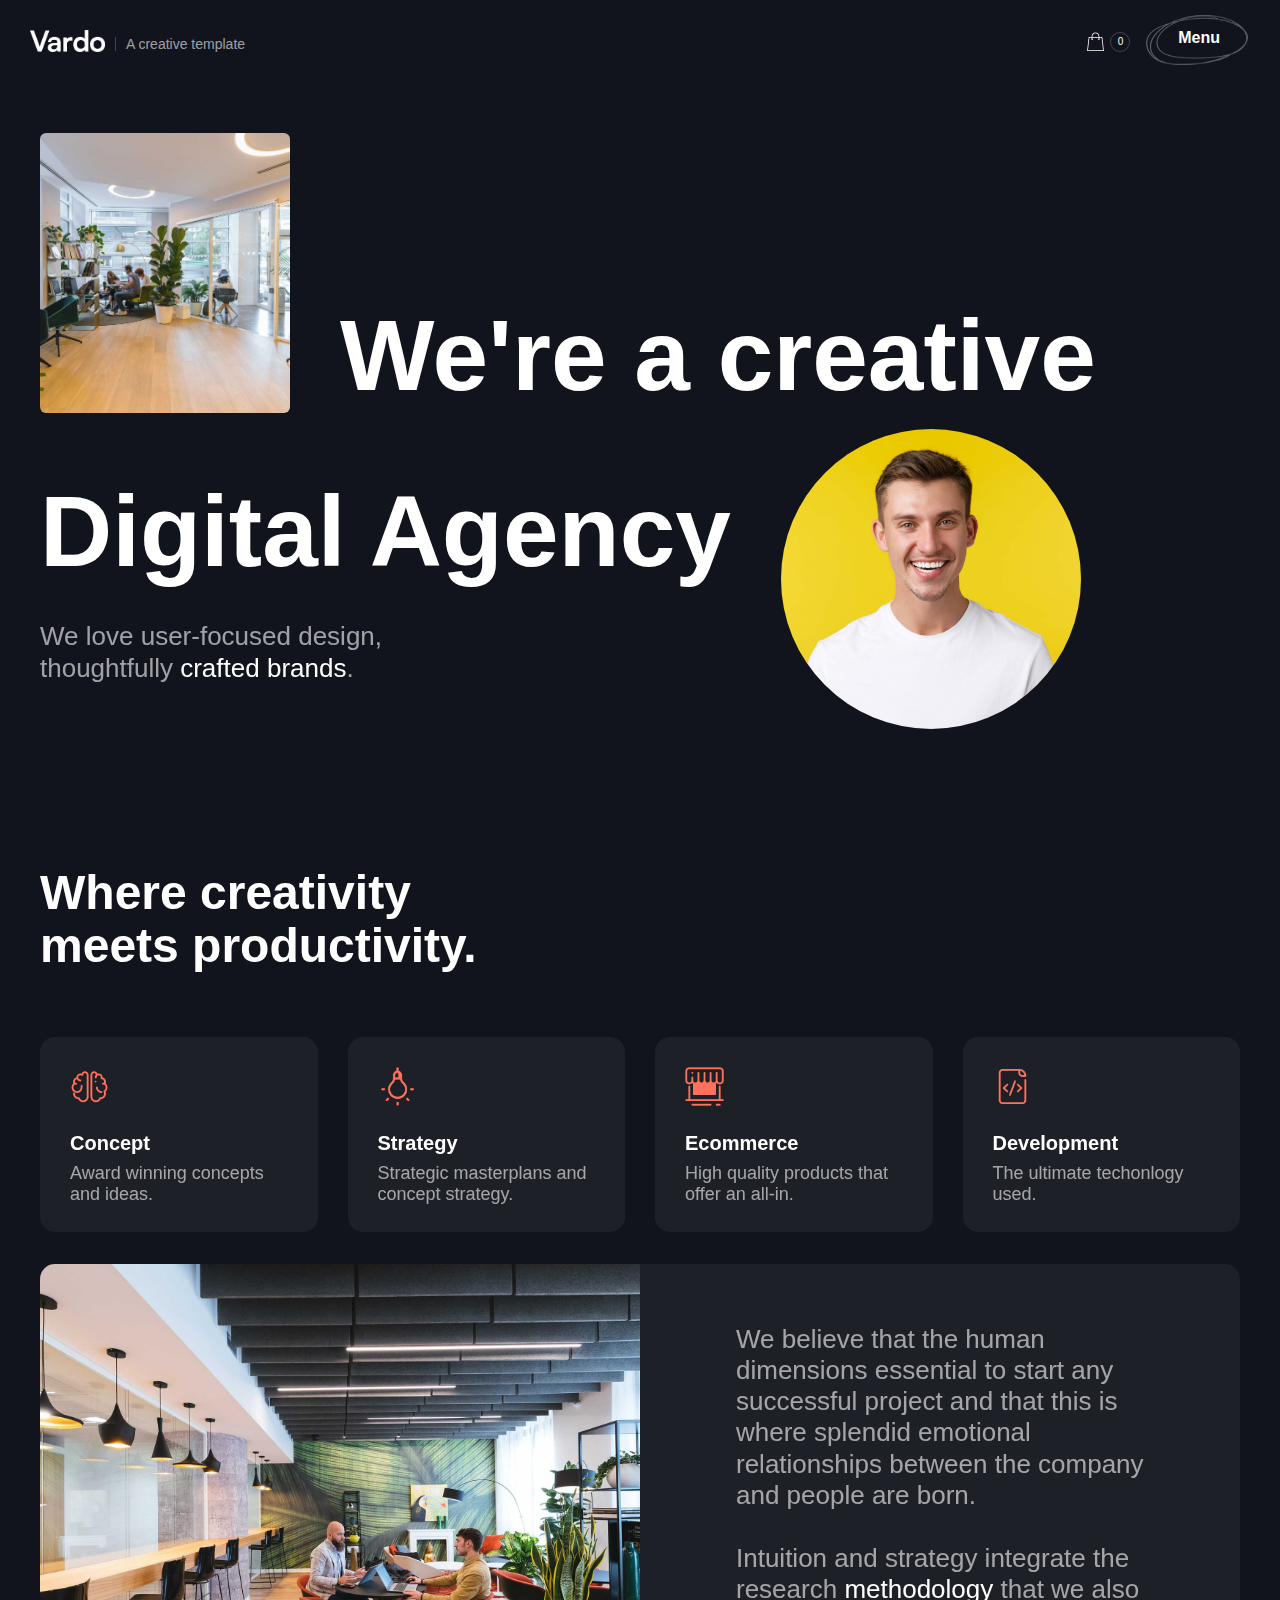
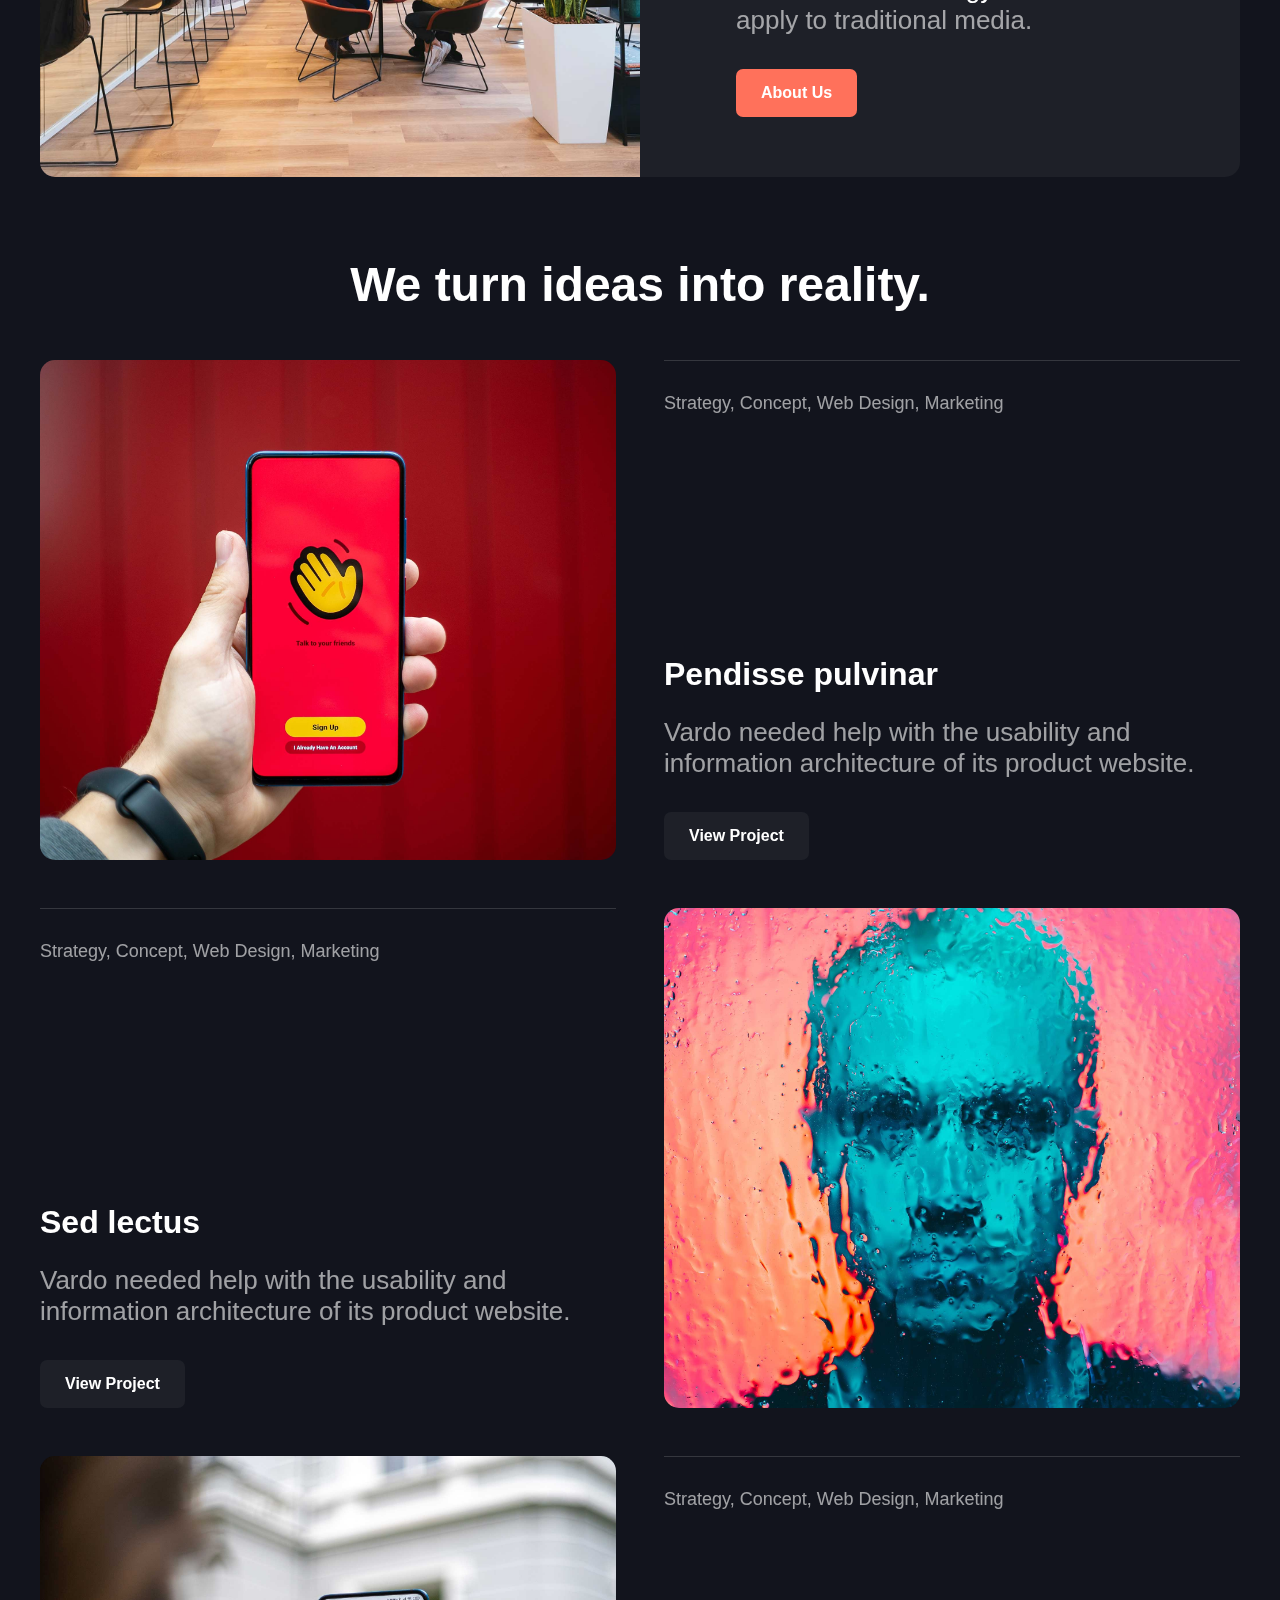
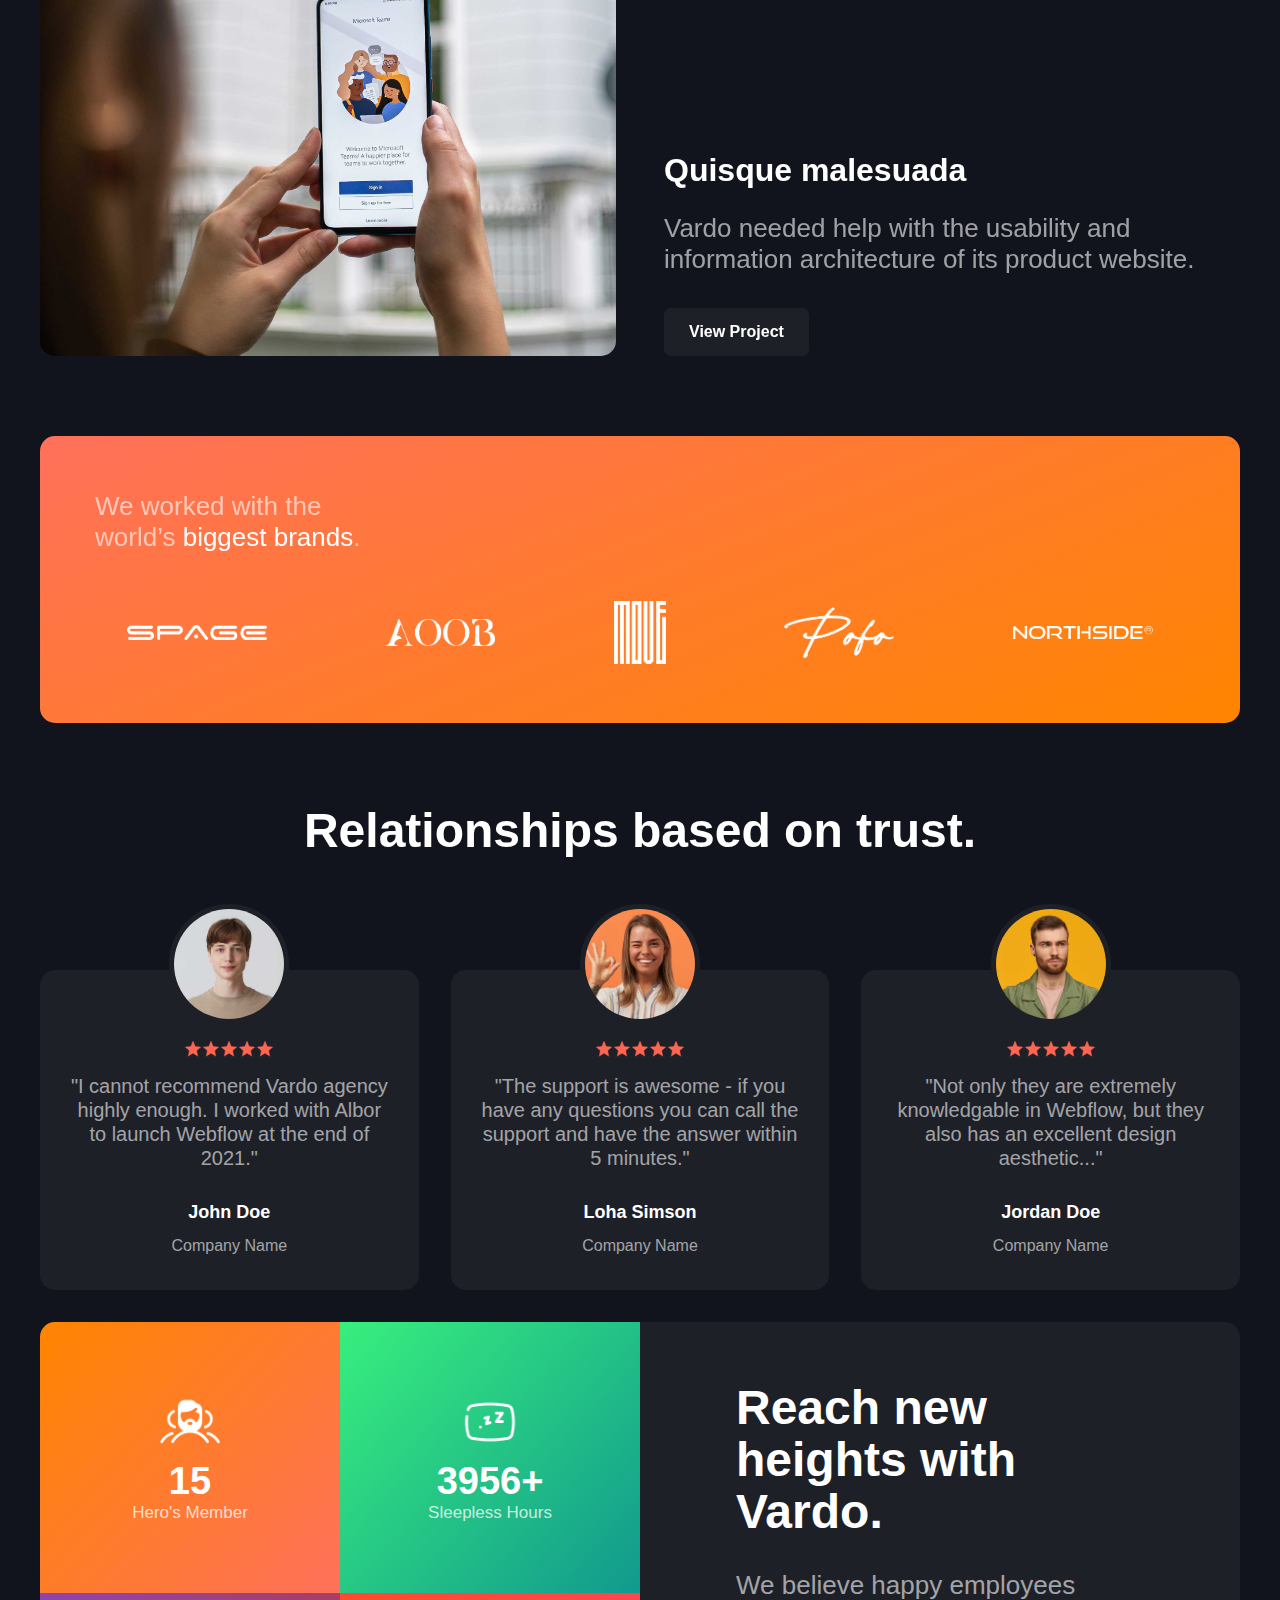
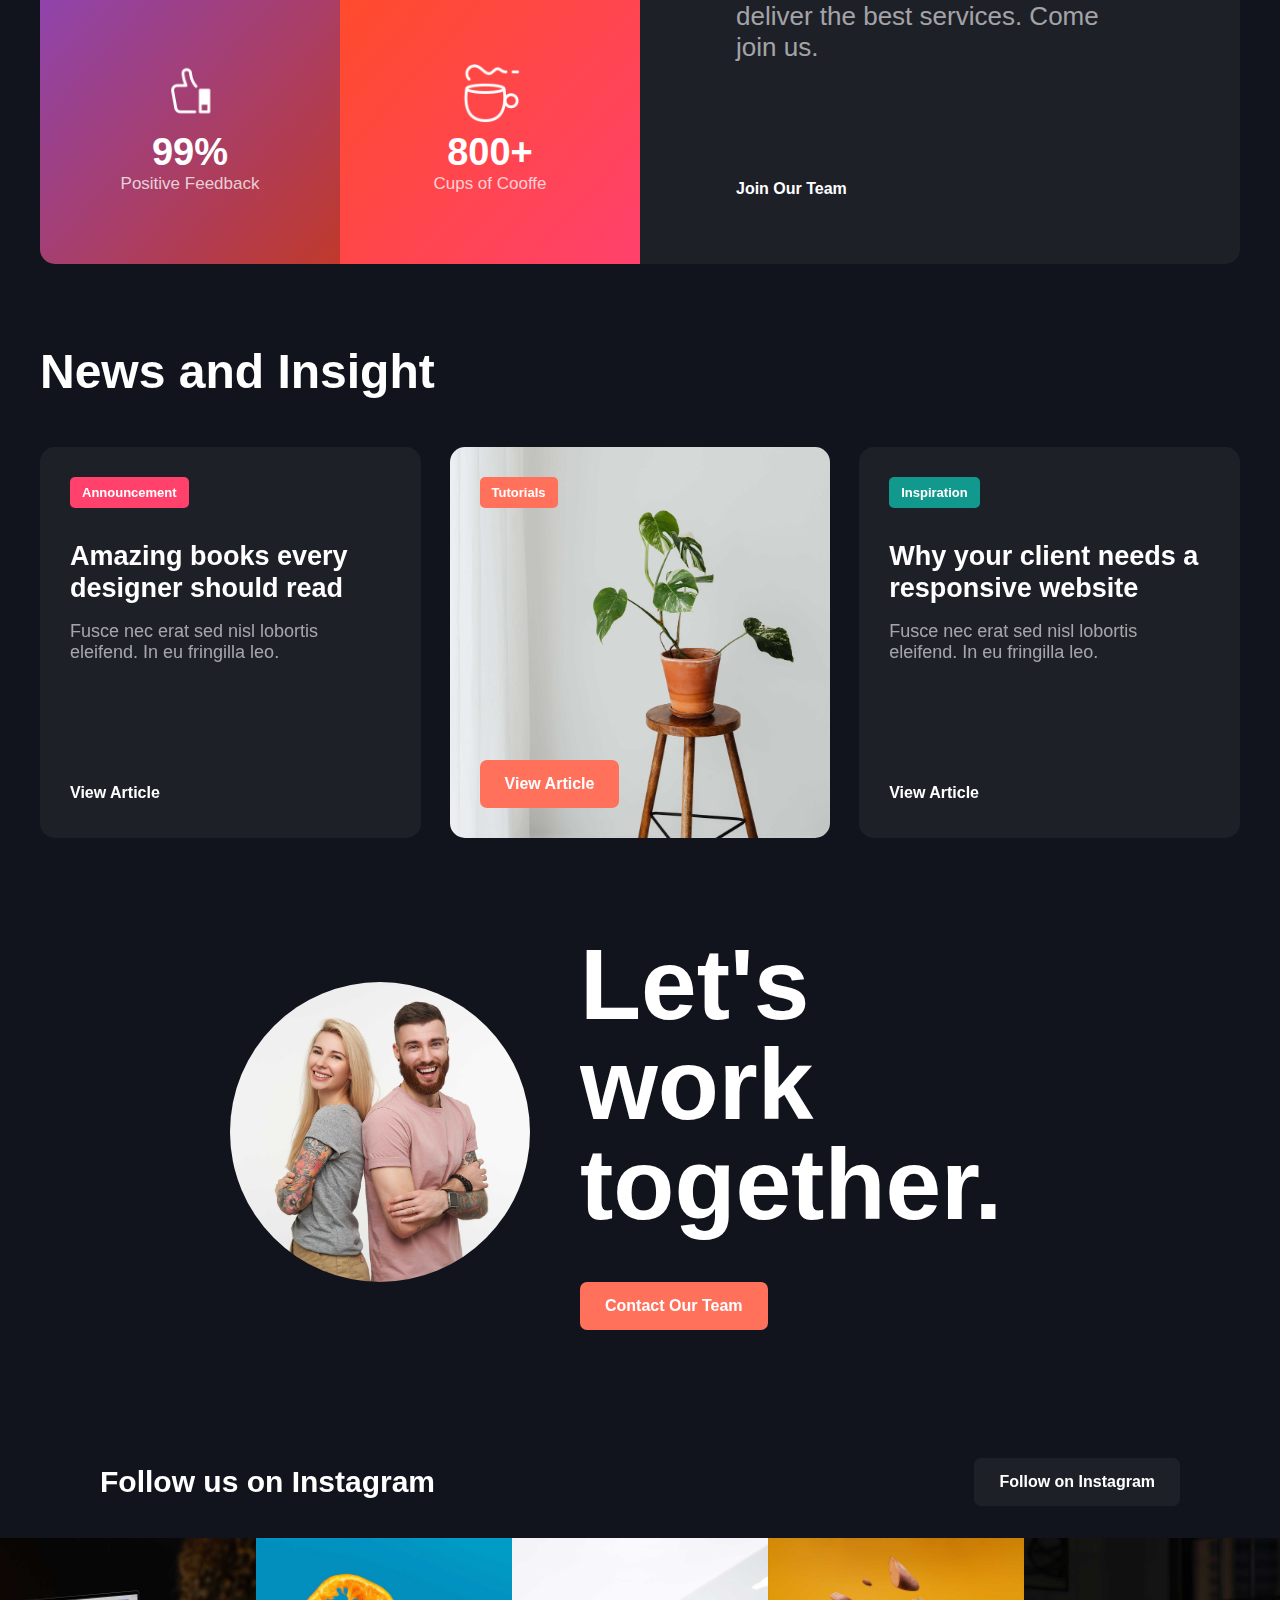
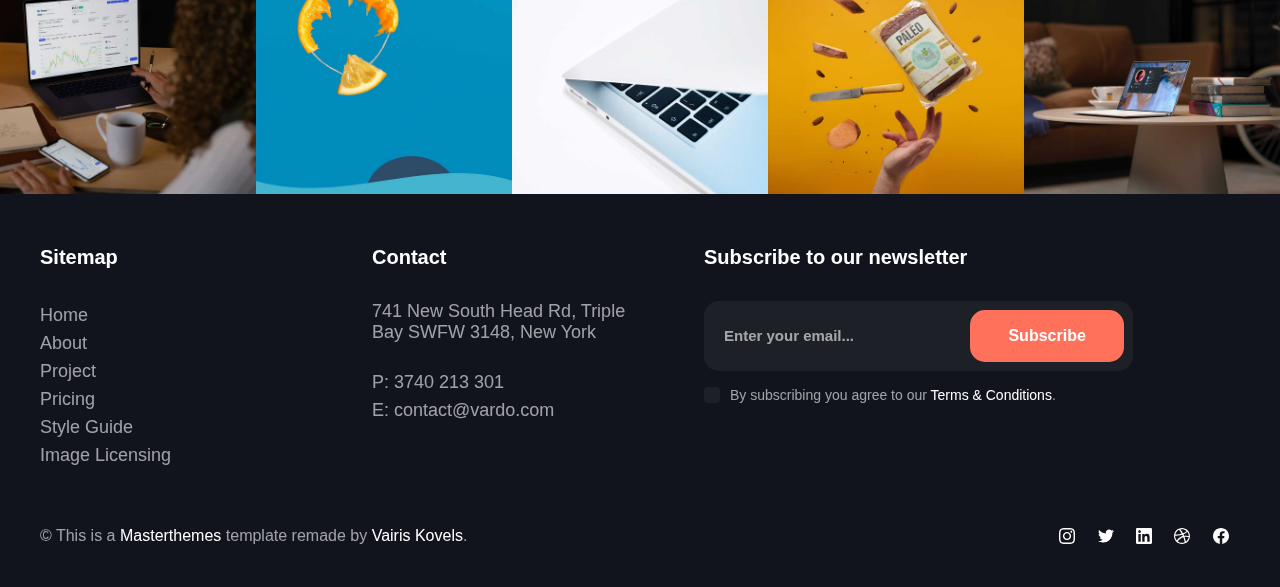
<file: index.html>
<!DOCTYPE html>
<html lang="en">
<head>
    <meta charset="UTF-8">
    <meta http-equiv="X-UA-Compatible" content="IE=edge">
    <meta name="viewport" content="width=device-width, initial-scale=1.0">
    <title>Vardo - Webflow website</title>

    <!-- CSS -->
    <link rel="stylesheet" href="css/main.css">
    <link rel="stylesheet" href="css/mobile.css">

    <!-- Satoshi Font -->
    <link href="https://api.fontshare.com/css?f[]=satoshi@500,700,900&display=swap" rel="stylesheet">

    <!-- Favicon -->
    <link rel="icon" type="image/x-icon" href="favicon.ico">
</head>
<body>
    <div id="mouse-circle"></div>
    <div class="scroll-line-wrap">
        <div class="scroll-line" id="scroll-line"></div>
    </div>
    <header id="header" class="header">
        <nav id="nav-bar" class="nav-bar">
            <div class="nav-bar-col">
                <h1><a href="index.html"><img src="img/logo/vardo.png" alt="logo" class="nav-bar-logo link"></a></h1>
                <div class="nav-bar-line link"></div>
                <a class="nav-bar-btn link">A creative template</a>
            </div>
            <div class="nav-bar-col">
                <div class="cart">
                    <img src="img/icons/cart.svg" alt="cart" class="link">
                    <div class="cart-num link">0</div>
                </div>
                <div class="menu-btn link" id="menu-btn">
                    <img src="img/menu.png" alt="" class="menu-btn-img">
                    <h4 class="menu-btn-text show-b" id="show-btn">Menu</h4>
                    <h4 class="menu-btn-text hide-b" id="hide-btn">Close</h4>
                </div>
            </div>
        </nav>

        <div class="menu hide" id="menu">
            <img src="img/img7.jpg" alt="img7" class="menu-bckg hide-img" id="home-bckg">
            <img src="img/img16.jpeg" alt="img16" class="menu-bckg hide-img" id="project-bckg">
            <img src="img/img13.jpeg" alt="img13" class="menu-bckg hide-img" id="about-bckg">
            <img src="img/img14.jpeg" alt="img14" class="menu-bckg hide-img" id="blog-bckg">
            <img src="img/img15.jpeg" alt="img15" class="menu-bckg hide-img" id="contact-bckg">
            <div class="menu-content">
                <div class="link menu-link hide" id="menu-home"><a href="index.html">Home</a></div>
                <div class="link menu-link hide" id="menu-project" ><a href="project.html">Project</a></div>
                <div class="link menu-link hide" id="menu-about"><a href="about.html">About</a></div>
                <div class="link menu-link hide" id="menu-blog"><a href="blog.html">Blog</a></div>
                <div class="link menu-link hide" id="menu-contact"><a href="contact.html">Contact</a></div>
            </div>
            <div class="menu-information">
                <div class="address">
                    <a class="address-link">741 New South Head Rd, Triple Bay</a>
                    <a class="address-link">SWFW 3148, New York</a>
                </div>
                <div class="contacts">
                    <a href="#" class="contacts-link">P: 3740 213 301</a>
                    <a href="#" class="contacts-link">E: contact@vardo.com</a>
                </div>
            </div>
        </div>

        <div class="hero" id="hero">
            <div class="container">
                <div class="row mb-1" id="row-1">
                    <div class="card card-hero-img mr-5"></div>
                    <h1 class="title-1">We're a creative</h1>
                </div>
                <div class="row" id="row-2">
                    <div class="col mr-5">
                        <h1 class="title-1 mb-2">Digital Agency</h1>
                        <p>We love user-focused design, thoughtfully<span class="h-text"> crafted brands</span>.</p>
                    </div>
                    <div class="col">
                        <div class="circle"></div>
                    </div>
                </div>
            </div>
        </div>
    </header>

    <section class="section-a my-2" id="section-a">
        <div class="container">
            <div class="row mb-4">
                <h2 class="title-2">Where creativity meets productivity.</h2>
            </div>
            <div class="row mb-2">
                <div class="collection">
                    <div class="card">
                        <div class="card-icon"><img src="img/icons/brain.png"></div>
                        <div class="card-header"><h3>Concept</h3></div>
                        <div class="card-text"><p>Award winning concepts and ideas.</p></div>
                    </div>
                    <div class="card">
                        <div class="card-icon"><img src="img/icons/bulb.png"></div>
                        <div class="card-header"><h3>Strategy</h3></div>
                        <div class="card-text"><p>Strategic masterplans and concept strategy.</p></div>
                    </div>
                    <div class="card">
                        <div class="card-icon"><img src="img/icons/shop.png"></div>
                        <div class="card-header"><h3>Ecommerce</h3></div>
                        <div class="card-text"><p>High quality products that offer an all-in.</p></div>
                    </div>
                    <div class="card">
                        <div class="card-icon"><img src="img/icons/code.png"></div>
                        <div class="card-header"><h3>Development</h3></div>
                        <div class="card-text"><p>The ultimate techonlogy used.</p></div>
                    </div>
                </div>
            </div>
            <div class="row">
                <div class="card row">
                    <div class="col"></div>
                    <div class="col">
                        <p class="mb-2">We believe that the human dimensions essential to start any successful project</span> and that this is where splendid emotional relationships between the company and people are born.</p>
                        <p class="mb-2">Intuition and strategy integrate the research <span class="h-text">methodology</span> that we also apply to traditional media.</p>
                        <a href="#" class="btn btn-primary">About Us</a>
                    </div>
                </div>
            </div>
        </div>
    </section>

    <section class="section-b my-5" id="section-b">
        <div class="container">
            <div class="row mb-3 text-c"><h2 class="title-2">We turn ideas into reality.</h2></div>
            <div class="projects mb-5">
                <div class="row project">
                    <div class="col card" id="project-image-1"></div>
                    <div class="col project-text">
                        <div class="project-keywords"><p>Strategy, Concept, Web Design, Marketing</p></div>
                        <div class="project-info">
                            <h3 class="mb-2">Pendisse pulvinar</h3>
                            <p class="mb-2">Vardo needed help with the usability and information architecture of its product website.</p>
                            <a href="#" class="btn btn-dark">View Project</a>
                        </div>
                    </div>
                </div>
                <div class="row project">
                    <div class="col project-text">
                        <div class="project-keywords"><p>Strategy, Concept, Web Design, Marketing</p></div>
                        <div class="project-info">
                            <h3 class="mb-2">Sed lectus</h3>
                            <p class="mb-2">Vardo needed help with the usability and information architecture of its product website.</p>
                            <a href="#" class="btn btn-dark">View Project</a>
                        </div>
                    </div>
                    <div class="col card" id="project-image-2"></div>
                </div>
                <div class="row project">
                    <div class="col card" id="project-image-3"></div>
                    <div class="col project-text">
                        <div class="project-keywords"><p>Strategy, Concept, Web Design, Marketing</p></div>
                        <div class="project-info">
                            <h3 class="mb-2">Quisque malesuada</h3>
                            <p class="mb-2">Vardo needed help with the usability and information architecture of its product website.</p>
                            <a href="#" class="btn btn-dark">View Project</a>
                        </div>
                    </div>
                </div>
            </div>
            <div class="brands">
                <div class="row brands-text mb-3"><p>We worked with the world&rsquo;s <span class="h-text">biggest brands</span>.</p></div>
                <div class="row brands-logo">
                    <div class="brand"><img src="img/logo/spage.png"></div>
                    <div class="brand"><img src="img/logo/aoob.png"></div>
                    <div class="brand"><img src="img/logo/move.png"></div>
                    <div class="brand"><img src="img/logo/pofo.png"></div>
                    <div class="brand"><img src="img/logo/northside.png"></div>
                </div>
            </div>
        </div>
    </section>
    
    <section class="section-c my-5" id="section-c">
        <div class="container">
            <div class="row mb-7 text-c"><h2 class="title-2">Relationships based on trust.</h2></div>
            <div class="row">
                <div class="collection mb-2 g-3">
                    <div class="card">
                        <div class="card-img"><div class="circle" id="p-1"></div></div>
                        <div class="card-text">
                            <div class="card-rating">
                                <img src="img/icons/star.png" alt="">
                                <img src="img/icons/star.png" alt="">
                                <img src="img/icons/star.png" alt="">
                                <img src="img/icons/star.png" alt="">
                                <img src="img/icons/star.png" alt="">
                            </div>
                            <div class="card-testimonials"><p>"I cannot recommend Vardo agency highly enough. I worked with Albor to launch Webflow at the end of 2021."</p></div>
                            <div class="card-name"><p>John Doe</p></div>
                            <div class="card-company"><p>Company Name</p></div>
                        </div>
                    </div>
                    <div class="card">
                        <div class="card-img"><div class="circle" id="p-2"></div></div>
                        <div class="card-text">
                            <div class="card-rating">
                                <img src="img/icons/star.png" alt="">
                                <img src="img/icons/star.png" alt="">
                                <img src="img/icons/star.png" alt="">
                                <img src="img/icons/star.png" alt="">
                                <img src="img/icons/star.png" alt="">
                            </div>
                            <div class="card-testimonials"><p>"The support is awesome - if you have any questions you can call the support and have the answer within 5 minutes."</p></div>
                            <div class="card-name"><p>Loha Simson</p></div>
                            <div class="card-company"><p>Company Name</p></div>
                        </div>
                    </div>
                    <div class="card">
                        <div class="card-img"><div class="circle" id="p-3"></div></div>
                        <div class="card-text">
                            <div class="card-rating">
                                <img src="img/icons/star.png" alt="">
                                <img src="img/icons/star.png" alt="">
                                <img src="img/icons/star.png" alt="">
                                <img src="img/icons/star.png" alt="">
                                <img src="img/icons/star.png" alt="">
                            </div>
                            <div class="card-testimonials"><p>"Not only they are extremely knowledgable in Webflow, but they also has an excellent design aesthetic..."</p></div>
                            <div class="card-name"><p>Jordan Doe</p></div>
                            <div class="card-company"><p>Company Name</p></div>
                        </div>
                    </div>
                </div>
            </div>
            <div class="row">
                <div class="card row big-card-two-col">
                    <div class="col col-stats">
                        <div class="stat" id="stat-1">
                            <div class="stat-icon"><img src="img/icons/people.png"></div>
                            <div class="stat-number">15</div>
                            <div class="stat-text">Hero's Member</div>
                        </div>
                        <div class="stat" id="stat-2">
                            <div class="stat-icon"><img src="img/icons/text.png"></div>
                            <div class="stat-number">3956+</div>
                            <div class="stat-text">Sleepless Hours</div>
                        </div>
                        <div class="stat" id="stat-3">
                            <div class="stat-icon"><img src="img/icons/like.png"></div>
                            <div class="stat-number">99%</div>
                            <div class="stat-text">Positive Feedback</div>
                        </div>
                        <div class="stat" id="stat-4">
                            <div class="stat-icon"><img src="img/icons/cup.png"></div>
                            <div class="stat-number">800+</div>
                            <div class="stat-text">Cups of Cooffe</div>
                        </div>
                    </div>
                    <div class="col col-text">
                        <div class="text-wrap">
                            <h2 class="title-2 mb-2">Reach new heights with Vardo.</h2>
                            <p>We believe happy employees deliver the best services. Come join us.</p>
                        </div>
                        <div class="btn-wrap">
                            <a href="#" class="btn btn-transparent">
                                <div>Join Our Team</div>   
                                <div class="btn-line"></div>
                            </a>
                        </div>
                    </div>
                </div>
            </div>
        </div>
    </section>

    <section class="section-d my-4" id="section-d">
        <div class="container">
            <div class="row mb-3">
                <h2 class="title-2">News and Insight</h2>
            </div>
            <div class="row">
                <div class="collection blog-collection">
                    <div class="card">
                        <div class="text-wrap">
                            <a href="#" class="catg catg-annc mb-2">Announcement</a>
                            <h3 class="title-3 mb-1">Amazing books every designer should read</h3>
                            <p>Fusce nec erat sed nisl lobortis eleifend. In eu fringilla leo.</p>
                        </div>
                        <div class="btn-wrap">
                            <a href="#" class="btn btn-transparent">
                                <div>View Article</div>   
                                <div class="btn-line"></div>
                            </a>
                        </div>
                    </div>
                    <div class="card" id="catg-2-card">
                        <div class="text-wrap">
                            <a href="#" class="catg catg-tut mb-2">Tutorials</a>
                        </div>
                        <div class="btn-wrap">
                            <a href="#" class="btn btn-primary">View Article</a>
                        </div>
                    </div>
                    <div class="card">
                        <div class="text-wrap">
                            <a href="#" class="catg catg-insp mb-2">Inspiration</a>
                            <h3 class="title-3 mb-1">Why your client needs a responsive website</h3>
                            <p>Fusce nec erat sed nisl lobortis eleifend. In eu fringilla leo.</p>
                        </div>
                        <div class="btn-wrap">
                            <a href="#" class="btn btn-transparent">
                                <div>View Article</div>   
                                <div class="btn-line"></div>
                            </a>
                        </div>
                    </div>
                </div>
            </div>
        </div>
    </section>

    <section class="section-contact-1 mb-8 my-5" id="section-main-e">
        <div class="container">
            <div class="row">
                <div class="col mr-5">
                    <div class="circle"></div>
                </div>
                <div class="col">
                    <div class="col-text">
                        <h2 class="title-2 mb-3">Let's work together.</h2>
                    </div>
                    <a href="contact.html" class="btn btn-primary">Contact Our Team</a>
                </div>
            </div>
        </div>
    </section>

    <section class="section-instagram mb-3" id="section-main-f">
        <div class="container">
            <div class="row mb-2">
                <h3 class="title-3"> Follow us on Instagram</h3>
                <a href="https://www.instagram.com/vairiskovels" target="_blank" class="btn btn-dark">Follow on Instagram</a>
            </div>
        </div>
        <div class="row">
            <a href="https://www.instagram.com/" target="_blank" class="insta-img">
                <img src="img/img9.jpg" >
                <div class="insta-img-overlay">
                    <img src="img/social/ig.svg" class="insta-icon">
                </div>
            </a>
            <a href="https://www.instagram.com/" target="_blank" class="insta-img">
                <img src="img/img10.jpg">
                <div class="insta-img-overlay">
                    <img src="img/social/ig.svg" class="insta-icon">
                </div>
            </a>
            <a href="https://www.instagram.com/" target="_blank" class="insta-img">
                <img src="img/img11.jpg">
                <div class="insta-img-overlay">
                    <img src="img/social/ig.svg" class="insta-icon">
                </div>
            </a>
            <a href="https://www.instagram.com/" target="_blank" class="insta-img">
                <img src="img/img12.jpg">
                <div class="insta-img-overlay">
                    <img src="img/social/ig.svg" class="insta-icon">
                </div>
            </a>
            <a href="https://www.instagram.com/" target="_blank" class="insta-img">
                <img src="img/img8.jpg">
                <div class="insta-img-overlay">
                    <img src="img/social/ig.svg" class="insta-icon">
                </div>
            </a>
        </div>
    </section>

    <footer class="footer mb-2" id="main-footer">
        <div class="container">
            <div class="row mb-3">
                <div class="col">
                    <div class="footer-title">
                        <h4 class="title-4">Sitemap</h4>
                    </div>
                    <div class="footer-text">
                        <ul>
                            <li><a href="index.html">Home</a></li>
                            <li><a href="about.html">About</a></li>
                            <li><a href="project.html">Project</a></li>
                            <li><a href="pricing.html">Pricing</a></li>
                            <li><a href="style-guide.html">Style Guide</a></li>
                            <li><a href="licensing.html">Image Licensing</a></li>
                        </ul>
                    </div>
                </div>
                <div class="col">
                    <div class="footer-title">
                        <h4 class="title-4">Contact</h4>
                    </div>
                    <div class="footer-text">
                        <p>741 New South Head Rd, Triple Bay SWFW 3148, New York</p>
                        <a href="#">P: 3740 213 301</a>
                        <a href="#">E: contact@vardo.com</a>
                    </div>
                </div>
                <div class="col">
                    <div class="footer-title">
                        <h4 class="title-4">Subscribe to our newsletter</h4>
                    </div>
                    <div class="footer-text">
                        <form id="form">
                            <div class="form-input">
                                <input type="email" placeholder="Enter your email..." autocomplete="off">
                                <input type="submit" value="Subscribe" class="btn btn-primary">
                            </div>
                            <div class="form-checkbox">
                                <input type="checkbox" name="chck">
                                <label for="chck">By subscribing you agree to our <span class="h-text"><a href="#">Terms & Conditions</a></span>.</label>
                            </div>
                        </form>
                    </div>
                </div>
            </div>
            <div class="row">
                <p class="footer-copyright">&copy; This is a <a href="#">Masterthemes</a> template remade by <a href="https://www.instagram.com/vairiskovels" target="_blank">Vairis Kovels</a>.</p>
                <div class="socials">
                    <a href="https://www.instagram.com/" target="_blank" class="social">
                        <img src="img/social/ig.svg">
                        <div class="social-overlay" id="instagram"></div>
                    </a>
                    <a href="https://twitter.com/" target="_blank" class="social">
                        <img src="img/social/twitter.svg">
                        <div class="social-overlay" id="twitter"></div>
                    </a>
                    <a href="https://www.linkedin.com/" target="_blank" class="social">
                        <img src="img/social/linkedin.svg">
                        <div class="social-overlay" id="linkedin"></div>
                    </a>
                    <a href="https://dribbble.com/" target="_blank" class="social">
                        <img src="img/social/dribble.svg">
                        <div class="social-overlay" id="dribble"></div>
                    </a>
                    <a href="https://www.facebook.com/" target="_blank" class="social">
                        <img src="img/social/facebook.svg">
                        <div class="social-overlay" id="facebook"></div>
                    </a>
                </div>
            </div>
        </div>
    </footer>

    <script src="js/app.js"></script>
</body>
</html>
</file>
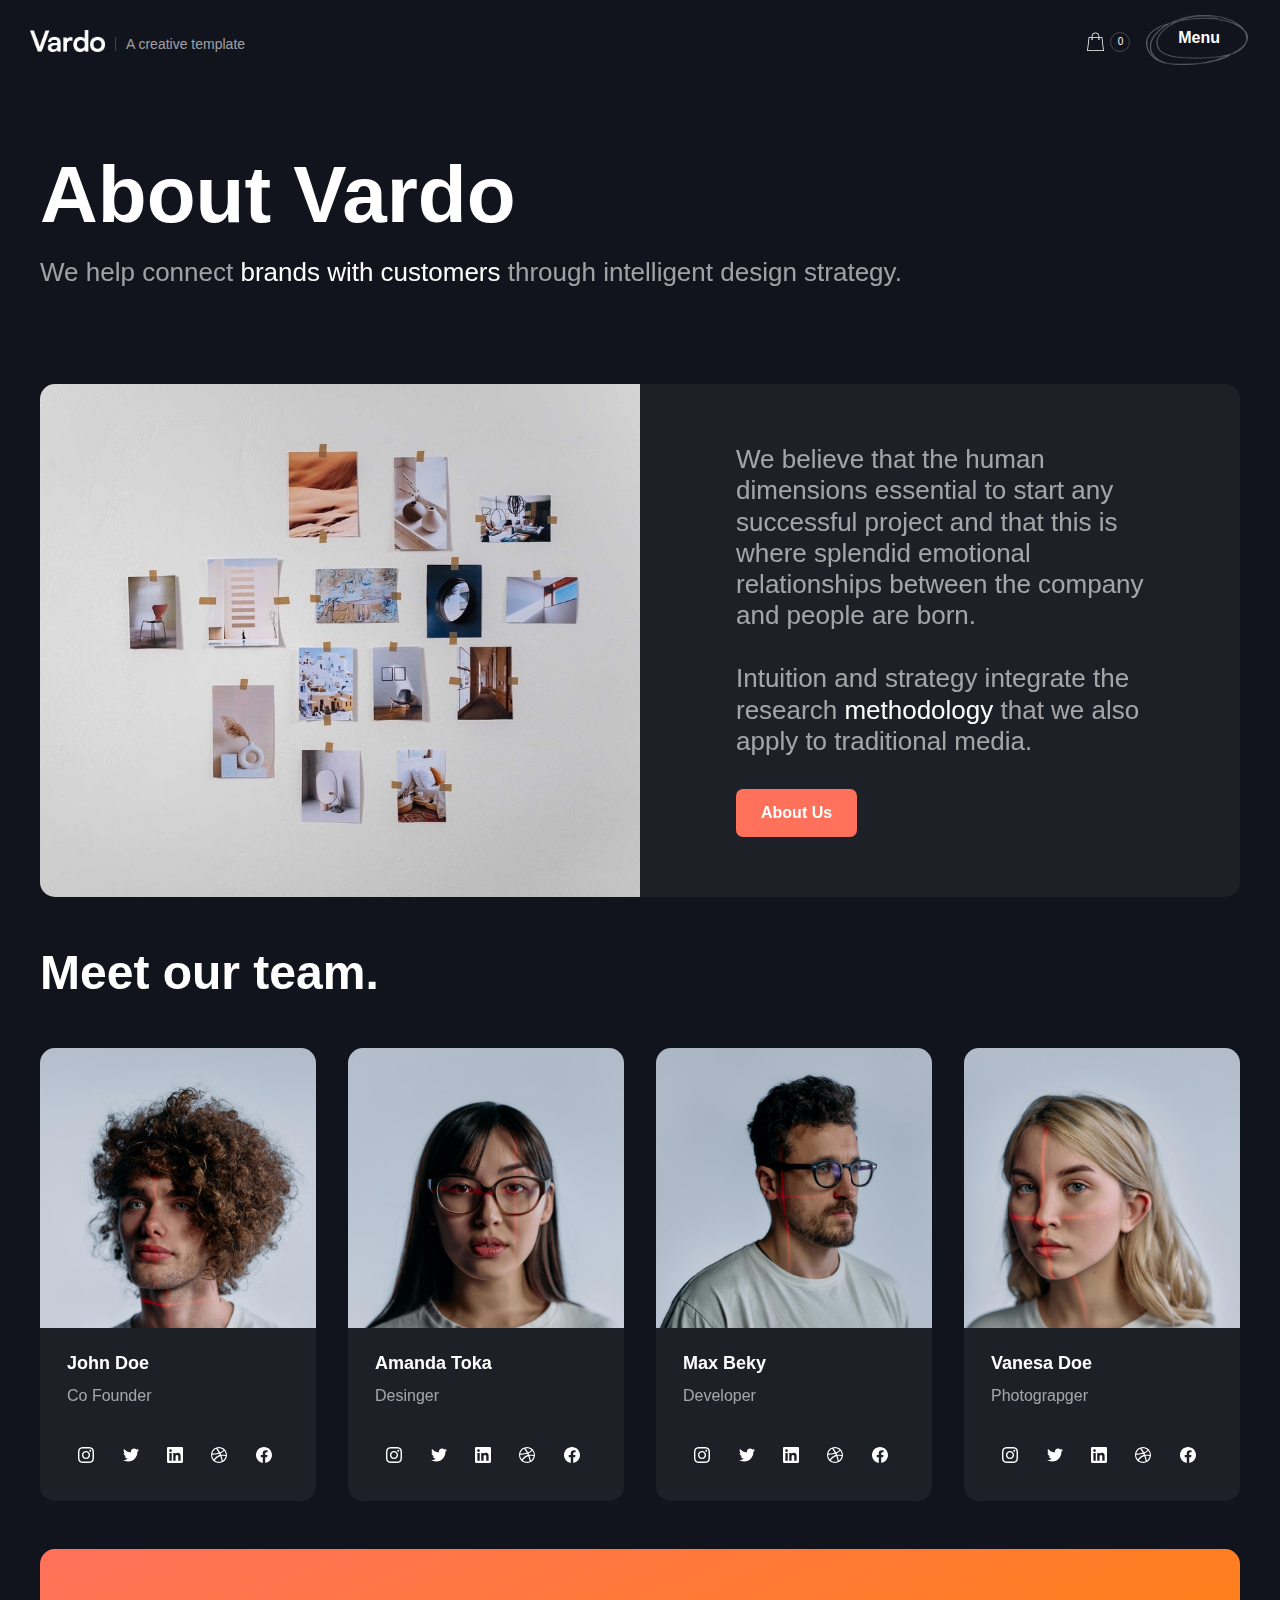
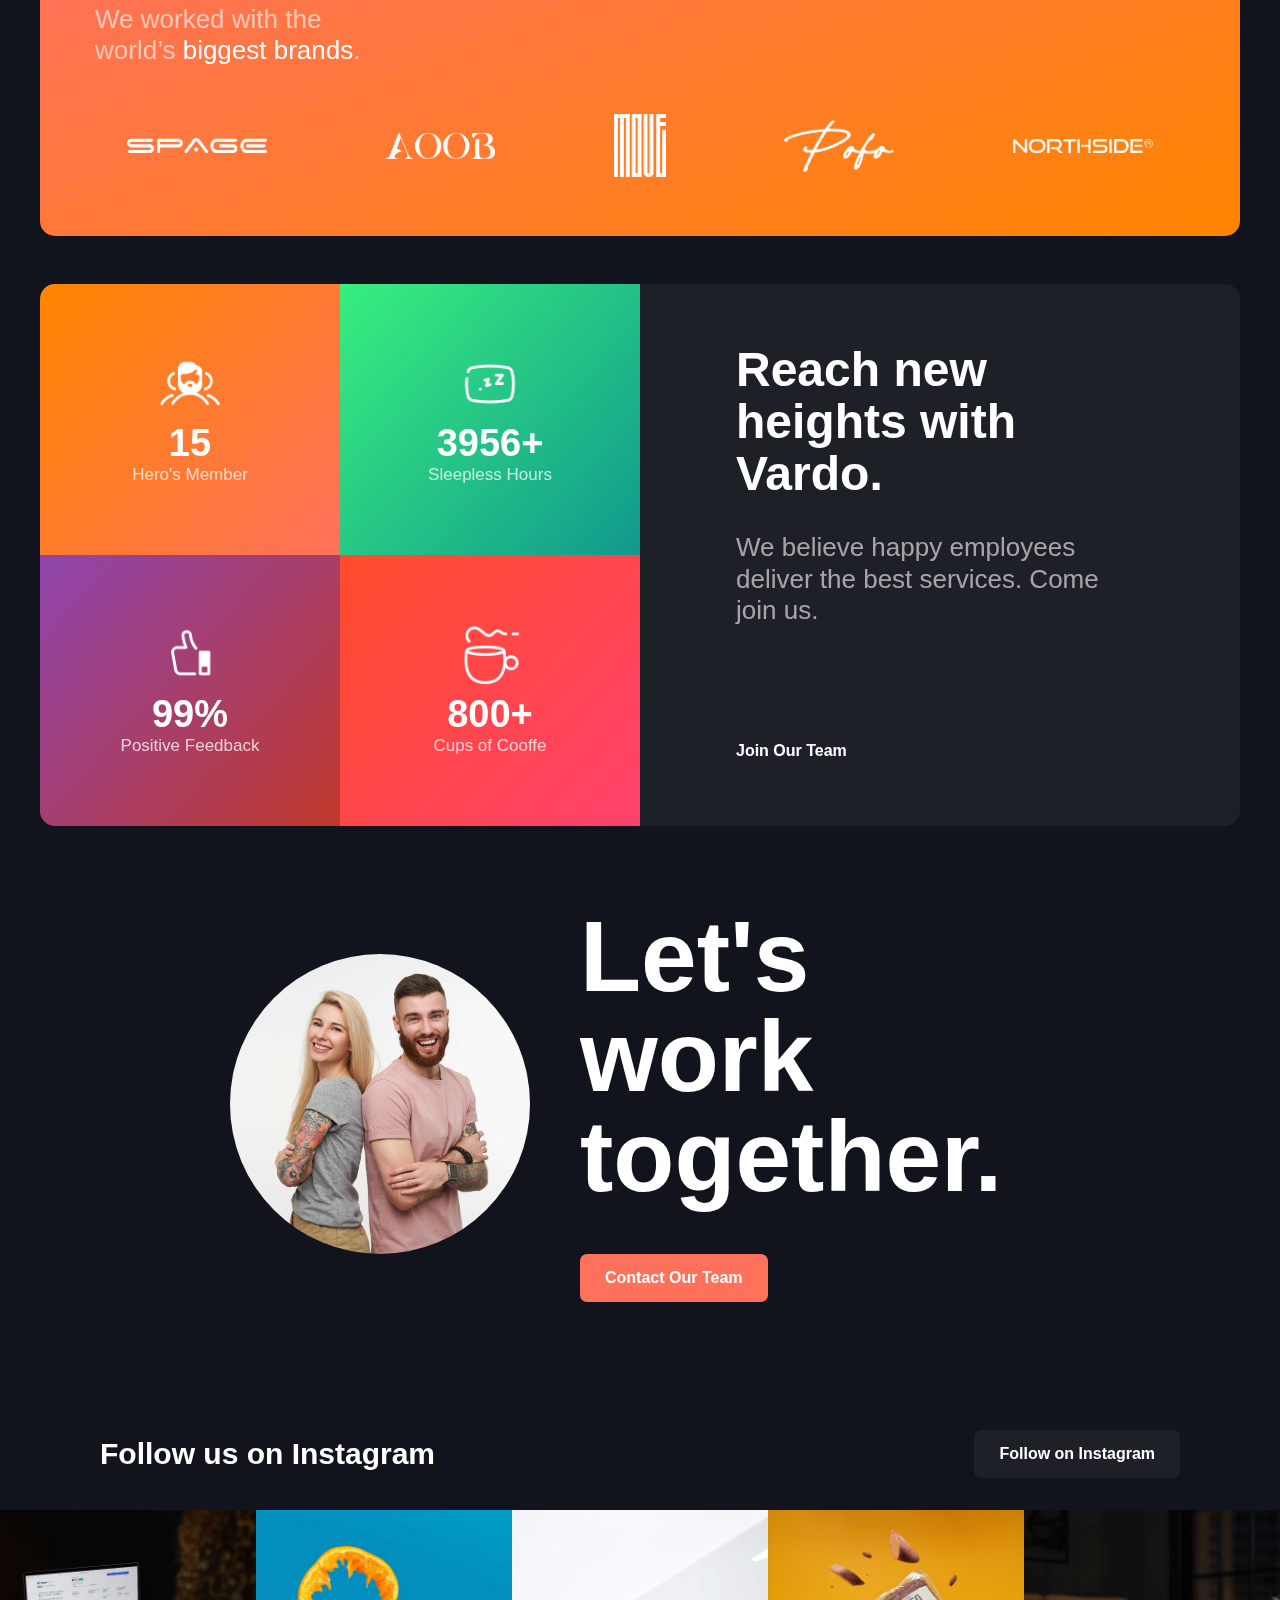
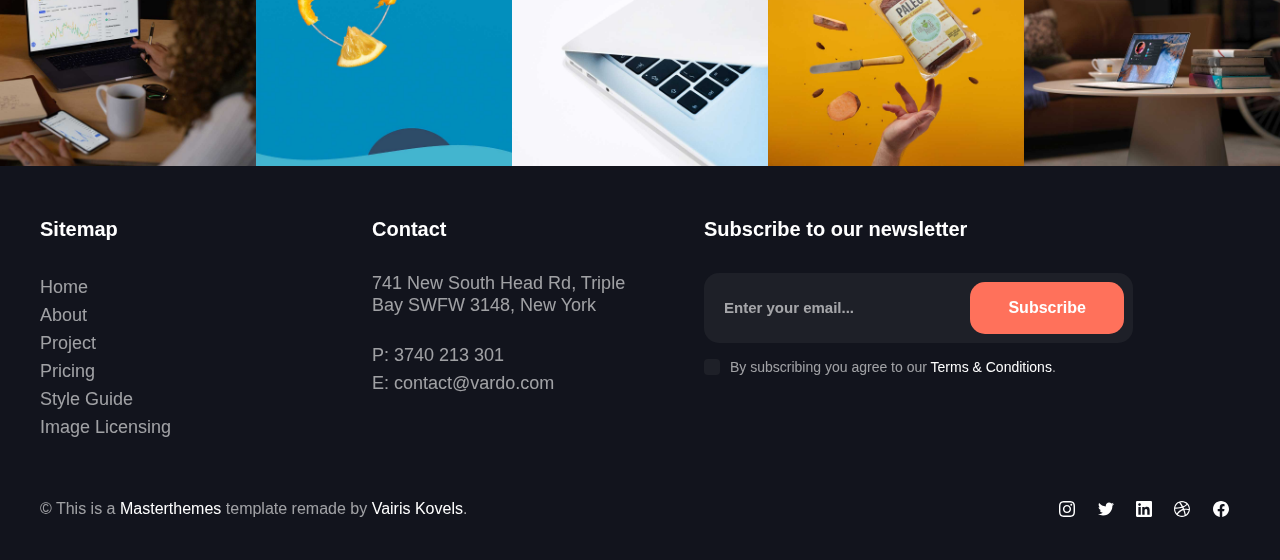
<file: about.html>
<!DOCTYPE html>
<html lang="en">
<head>
    <meta charset="UTF-8">
    <meta http-equiv="X-UA-Compatible" content="IE=edge">
    <meta name="viewport" content="width=device-width, initial-scale=1.0">
    <title>Vardo - Webflow website</title>

    <!-- CSS -->
    <link rel="stylesheet" href="css/main.css">
    <link rel="stylesheet" href="css/mobile.css">

    <!-- Satoshi Font -->
    <link href="https://api.fontshare.com/css?f[]=satoshi@500,700,900&display=swap" rel="stylesheet">

    <!-- Favicon -->
    <link rel="icon" type="image/x-icon" href="favicon.ico">
</head>
<body>
    <div id="mouse-circle"></div>
    <div class="scroll-line-wrap">
        <div class="scroll-line" id="scroll-line"></div>
    </div>
    <header id="header" class="header">
        <nav id="nav-bar" class="nav-bar">
            <div class="nav-bar-col">
                <h1><a href="index.html"><img src="img/logo/vardo.png" alt="logo" class="nav-bar-logo link"></a></h1>
                <div class="nav-bar-line link"></div>
                <a class="nav-bar-btn link">A creative template</a>
            </div>
            <div class="nav-bar-col">
                <div class="cart">
                    <img src="img/icons/cart.svg" alt="cart" class="link">
                    <div class="cart-num link">0</div>
                </div>
                <div class="menu-btn link" id="menu-btn">
                    <img src="img/menu.png" alt="" class="menu-btn-img">
                    <h4 class="menu-btn-text show-b" id="show-btn">Menu</h4>
                    <h4 class="menu-btn-text hide-b" id="hide-btn">Close</h4>
                </div>
            </div>
        </nav>

        <div class="menu hide" id="menu">
            <img src="img/img7.jpg" alt="img7" class="menu-bckg hide-img" id="home-bckg">
            <img src="img/img16.jpeg" alt="img16" class="menu-bckg hide-img" id="project-bckg">
            <img src="img/img13.jpeg" alt="img13" class="menu-bckg hide-img" id="about-bckg">
            <img src="img/img14.jpeg" alt="img14" class="menu-bckg hide-img" id="blog-bckg">
            <img src="img/img15.jpeg" alt="img15" class="menu-bckg hide-img" id="contact-bckg">
            <div class="menu-content">
                <div class="link menu-link hide" id="menu-home"><a href="index.html">Home</a></div>
                <div class="link menu-link hide" id="menu-project" ><a href="project.html">Project</a></div>
                <div class="link menu-link hide" id="menu-about"><a href="about.html">About</a></div>
                <div class="link menu-link hide" id="menu-blog"><a href="blog.html">Blog</a></div>
                <div class="link menu-link hide" id="menu-contact"><a href="contact.html">Contact</a></div>
            </div>
            <div class="menu-information">
                <div class="address">
                    <a class="address-link">741 New South Head Rd, Triple Bay</a>
                    <a class="address-link">SWFW 3148, New York</a>
                </div>
                <div class="contacts">
                    <a href="#" class="contacts-link">P: 3740 213 301</a>
                    <a href="#" class="contacts-link">E: contact@vardo.com</a>
                </div>
            </div>
        </div>
    </header>

    <section class="page-header mb-3" id="about-a">
        <div class="container">
            <h2 class="mb-1">About Vardo</h2>
            <p class="mb-6">We help connect <span class="h-text">brands with customers</span> through intelligent design strategy.</p>
            <div class="card row big-card-two-col">
                <div class="col big-card-image"></div>
                <div class="col big-card-text">
                    <p class="mb-2">We believe that the human dimensions essential to start any successful project</span> and that this is where splendid emotional relationships between the company and people are born.</p>
                    <p class="mb-2">Intuition and strategy integrate the research <span class="h-text">methodology</span> that we also apply to traditional media.</p>
                    <a href="#" class="btn btn-primary">About Us</a>
                </div>
            </div>
        </div>
    </section>

    <section class="section-team" id="about-b">
        <div class="container">
            <h2 class="title-2 mb-3">Meet our team.</h2>
            <div class="collection team-collection mb-3">
                <div class="card">
                    <div class="card-pers-img" id="p1"></div>
                    <div class="card-text">
                        <div class="card-pers-info">
                            <div class="card-name"><p>John Doe</p></div>
                            <div class="card-team-position"><p>Co Founder</p></div>
                        </div>
                        <div class="socials">
                            <a href="https://www.instagram.com/" target="_blank" class="social">
                                <img src="img/social/ig.svg">
                                <div class="social-overlay" id="instagram"></div>
                            </a>
                            <a href="https://twitter.com/" target="_blank" class="social">
                                <img src="img/social/twitter.svg">
                                <div class="social-overlay" id="twitter"></div>
                            </a>
                            <a href="https://www.linkedin.com/" target="_blank" class="social">
                                <img src="img/social/linkedin.svg">
                                <div class="social-overlay" id="linkedin"></div>
                            </a>
                            <a href="https://dribbble.com/" target="_blank" class="social">
                                <img src="img/social/dribble.svg">
                                <div class="social-overlay" id="dribble"></div>
                            </a>
                            <a href="https://www.facebook.com/" target="_blank" class="social">
                                <img src="img/social/facebook.svg">
                                <div class="social-overlay" id="facebook"></div>
                            </a>
                        </div>
                    </div>
                </div>
                <div class="card">
                    <div class="card-pers-img" id="p2"></div>
                    <div class="card-text">
                        <div class="card-name"><p>Amanda Toka</p></div>
                        <div class="card-team-position"><p>Desinger</p></div>
                        <div class="socials">
                            <a href="https://www.instagram.com/" target="_blank" class="social">
                                <img src="img/social/ig.svg">
                                <div class="social-overlay" id="instagram"></div>
                            </a>
                            <a href="https://twitter.com/" target="_blank" class="social">
                                <img src="img/social/twitter.svg">
                                <div class="social-overlay" id="twitter"></div>
                            </a>
                            <a href="https://www.linkedin.com/" target="_blank" class="social">
                                <img src="img/social/linkedin.svg">
                                <div class="social-overlay" id="linkedin"></div>
                            </a>
                            <a href="https://dribbble.com/" target="_blank" class="social">
                                <img src="img/social/dribble.svg">
                                <div class="social-overlay" id="dribble"></div>
                            </a>
                            <a href="https://www.facebook.com/" target="_blank" class="social">
                                <img src="img/social/facebook.svg">
                                <div class="social-overlay" id="facebook"></div>
                            </a>
                        </div>
                    </div>
                </div>
                <div class="card">
                    <div class="card-pers-img" id="p3"></div>
                    <div class="card-text">
                        <div class="card-name"><p>Max Beky</p></div>
                        <div class="card-team-position"><p>Developer</p></div>
                        <div class="socials">
                            <a href="https://www.instagram.com/" target="_blank" class="social">
                                <img src="img/social/ig.svg">
                                <div class="social-overlay" id="instagram"></div>
                            </a>
                            <a href="https://twitter.com/" target="_blank" class="social">
                                <img src="img/social/twitter.svg">
                                <div class="social-overlay" id="twitter"></div>
                            </a>
                            <a href="https://www.linkedin.com/" target="_blank" class="social">
                                <img src="img/social/linkedin.svg">
                                <div class="social-overlay" id="linkedin"></div>
                            </a>
                            <a href="https://dribbble.com/" target="_blank" class="social">
                                <img src="img/social/dribble.svg">
                                <div class="social-overlay" id="dribble"></div>
                            </a>
                            <a href="https://www.facebook.com/" target="_blank" class="social">
                                <img src="img/social/facebook.svg">
                                <div class="social-overlay" id="facebook"></div>
                            </a>
                        </div>
                    </div>
                </div>
                <div class="card">
                    <div class="card-pers-img" id="p4"></div>
                    <div class="card-text">
                        <div class="card-name"><p>Vanesa Doe</p></div>
                        <div class="card-team-position"><p>Photograpger</p></div>
                        <div class="socials">
                            <a href="https://www.instagram.com/" target="_blank" class="social">
                                <img src="img/social/ig.svg">
                                <div class="social-overlay" id="instagram"></div>
                            </a>
                            <a href="https://twitter.com/" target="_blank" class="social">
                                <img src="img/social/twitter.svg">
                                <div class="social-overlay" id="twitter"></div>
                            </a>
                            <a href="https://www.linkedin.com/" target="_blank" class="social">
                                <img src="img/social/linkedin.svg">
                                <div class="social-overlay" id="linkedin"></div>
                            </a>
                            <a href="https://dribbble.com/" target="_blank" class="social">
                                <img src="img/social/dribble.svg">
                                <div class="social-overlay" id="dribble"></div>
                            </a>
                            <a href="https://www.facebook.com/" target="_blank" class="social">
                                <img src="img/social/facebook.svg">
                                <div class="social-overlay" id="facebook"></div>
                            </a>
                        </div>
                    </div>
                </div>
            </div>
            <div class="brands mb-3">
                <div class="row brands-text mb-3"><p>We worked with the world&rsquo;s <span class="h-text">biggest brands</span>.</p></div>
                <div class="row brands-logo">
                    <div class="brand"><img src="img/logo/spage.png"></div>
                    <div class="brand"><img src="img/logo/aoob.png"></div>
                    <div class="brand"><img src="img/logo/move.png"></div>
                    <div class="brand"><img src="img/logo/pofo.png"></div>
                    <div class="brand"><img src="img/logo/northside.png"></div>
                </div>
            </div>
            <div class="card row big-card-two-col">
                    <div class="col col-stats">
                        <div class="stat" id="stat-1">
                            <div class="stat-icon"><img src="img/icons/people.png"></div>
                            <div class="stat-number">15</div>
                            <div class="stat-text">Hero's Member</div>
                        </div>
                        <div class="stat" id="stat-2">
                            <div class="stat-icon"><img src="img/icons/text.png"></div>
                            <div class="stat-number">3956+</div>
                            <div class="stat-text">Sleepless Hours</div>
                        </div>
                        <div class="stat" id="stat-3">
                            <div class="stat-icon"><img src="img/icons/like.png"></div>
                            <div class="stat-number">99%</div>
                            <div class="stat-text">Positive Feedback</div>
                        </div>
                        <div class="stat" id="stat-4">
                            <div class="stat-icon"><img src="img/icons/cup.png"></div>
                            <div class="stat-number">800+</div>
                            <div class="stat-text">Cups of Cooffe</div>
                        </div>
                    </div>
                    <div class="col col-text">
                        <div class="text-wrap">
                            <h2 class="title-2 mb-2">Reach new heights with Vardo.</h2>
                            <p>We believe happy employees deliver the best services. Come join us.</p>
                        </div>
                        <div class="btn-wrap">
                            <a href="#" class="btn btn-transparent">
                                <div>Join Our Team</div>   
                                <div class="btn-line"></div>
                            </a>
                        </div>
                    </div>
                </div>
        </div>
    </section>

    <section class="section-contact-1 mb-8 my-5" id="about-c">
        <div class="container">
            <div class="row">
                <div class="col mr-5">
                    <div class="circle"></div>
                </div>
                <div class="col">
                    <div class="col-text">
                        <h2 class="title-2 mb-3">Let's work together.</h2>
                    </div>
                    <a href="contact.html" class="btn btn-primary">Contact Our Team</a>
                </div>
            </div>
        </div>
    </section>

    <section class="section-instagram mb-3" id="about-d">
        <div class="container">
            <div class="row mb-2">
                <h3 class="title-3">Follow us on Instagram</h3>
                <a href="https://www.instagram.com/vairiskovels" target="_blank" class="btn btn-dark">Follow on Instagram</a>
            </div>
        </div>
        <div class="row">
            <a href="https://www.instagram.com/" target="_blank" class="insta-img">
                <img src="img/img9.jpg" >
                <div class="insta-img-overlay">
                    <img src="img/social/ig.svg" class="insta-icon">
                </div>
            </a>
            <a href="https://www.instagram.com/" target="_blank" class="insta-img">
                <img src="img/img10.jpg">
                <div class="insta-img-overlay">
                    <img src="img/social/ig.svg" class="insta-icon">
                </div>
            </a>
            <a href="https://www.instagram.com/" target="_blank" class="insta-img">
                <img src="img/img11.jpg">
                <div class="insta-img-overlay">
                    <img src="img/social/ig.svg" class="insta-icon">
                </div>
            </a>
            <a href="https://www.instagram.com/" target="_blank" class="insta-img">
                <img src="img/img12.jpg">
                <div class="insta-img-overlay">
                    <img src="img/social/ig.svg" class="insta-icon">
                </div>
            </a>
            <a href="https://www.instagram.com/" target="_blank" class="insta-img">
                <img src="img/img8.jpg">
                <div class="insta-img-overlay">
                    <img src="img/social/ig.svg" class="insta-icon">
                </div>
            </a>
        </div>
    </section>

    <footer class="footer mb-2" id="about-footer">
        <div class="container">
            <div class="row mb-3">
                <div class="col">
                    <div class="footer-title">
                        <h4 class="title-4">Sitemap</h4>
                    </div>
                    <div class="footer-text">
                        <ul>
                            <li><a href="index.html">Home</a></li>
                            <li><a href="about.html">About</a></li>
                            <li><a href="project.html">Project</a></li>
                            <li><a href="pricing.html">Pricing</a></li>
                            <li><a href="style-guide.html">Style Guide</a></li>
                            <li><a href="licensing.html">Image Licensing</a></li>
                        </ul>
                    </div>
                </div>
                <div class="col">
                    <div class="footer-title">
                        <h4 class="title-4">Contact</h4>
                    </div>
                    <div class="footer-text">
                        <p>741 New South Head Rd, Triple Bay SWFW 3148, New York</p>
                        <a href="#">P: 3740 213 301</a>
                        <a href="#">E: contact@vardo.com</a>
                    </div>
                </div>
                <div class="col">
                    <div class="footer-title">
                        <h4 class="title-4">Subscribe to our newsletter</h4>
                    </div>
                    <div class="footer-text">
                        <form id="form">
                            <div class="form-input">
                                <input type="email" placeholder="Enter your email..." autocomplete="off">
                                <input type="submit" value="Subscribe" class="btn btn-primary">
                            </div>
                            <div class="form-checkbox">
                                <input type="checkbox" name="chck">
                                <label for="chck">By subscribing you agree to our <span class="h-text"><a href="#">Terms & Conditions</a></span>.</label>
                            </div>
                        </form>
                    </div>
                </div>
            </div>
            <div class="row">
                <p class="footer-copyright">&copy; This is a <a href="#">Masterthemes</a> template remade by <a href="https://www.instagram.com/vairiskovels" target="_blank">Vairis Kovels</a>.</p>
                <div class="socials">
                    <a href="https://www.instagram.com/" target="_blank" class="social">
                        <img src="img/social/ig.svg">
                        <div class="social-overlay" id="instagram"></div>
                    </a>
                    <a href="https://twitter.com/" target="_blank" class="social">
                        <img src="img/social/twitter.svg">
                        <div class="social-overlay" id="twitter"></div>
                    </a>
                    <a href="https://www.linkedin.com/" target="_blank" class="social">
                        <img src="img/social/linkedin.svg">
                        <div class="social-overlay" id="linkedin"></div>
                    </a>
                    <a href="https://dribbble.com/" target="_blank" class="social">
                        <img src="img/social/dribble.svg">
                        <div class="social-overlay" id="dribble"></div>
                    </a>
                    <a href="https://www.facebook.com/" target="_blank" class="social">
                        <img src="img/social/facebook.svg">
                        <div class="social-overlay" id="facebook"></div>
                    </a>
                </div>
            </div>
        </div>
    </footer>

    <script src="js/app.js"></script>
</body>
</html>
</file>
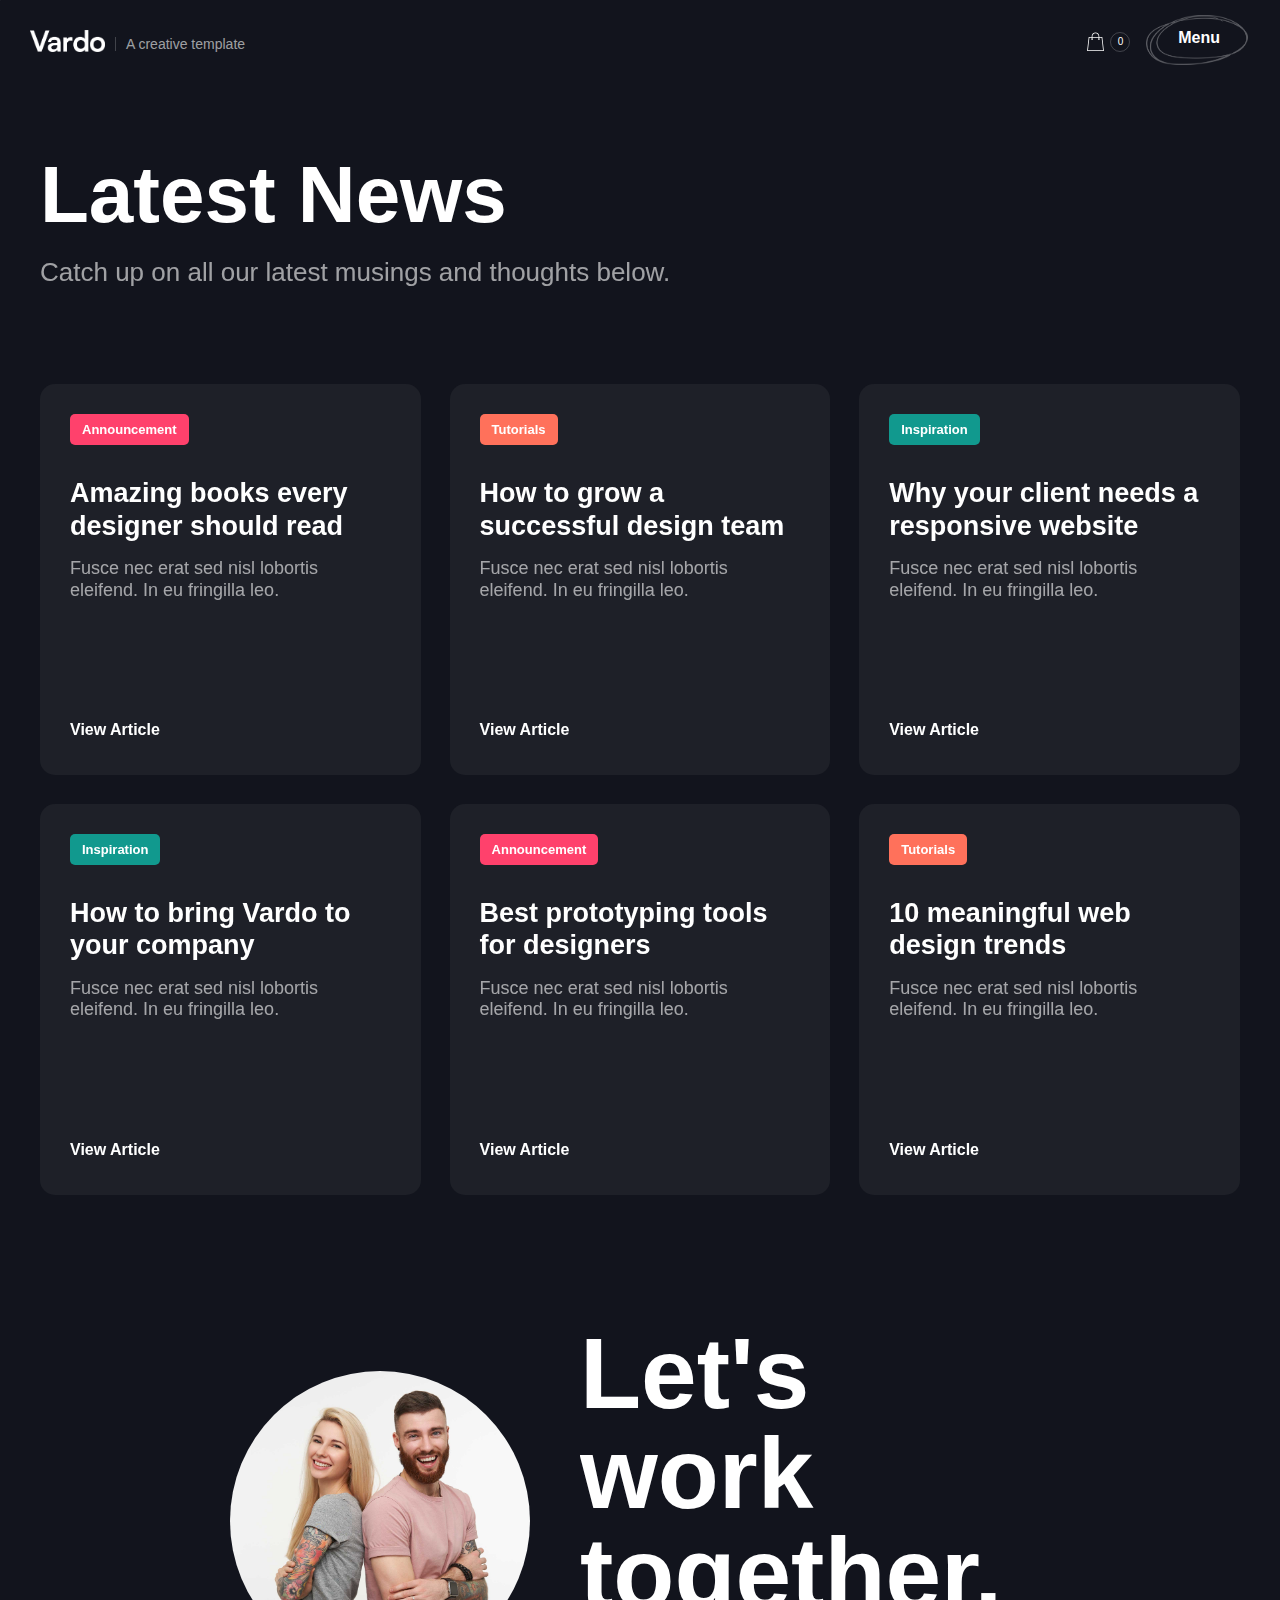
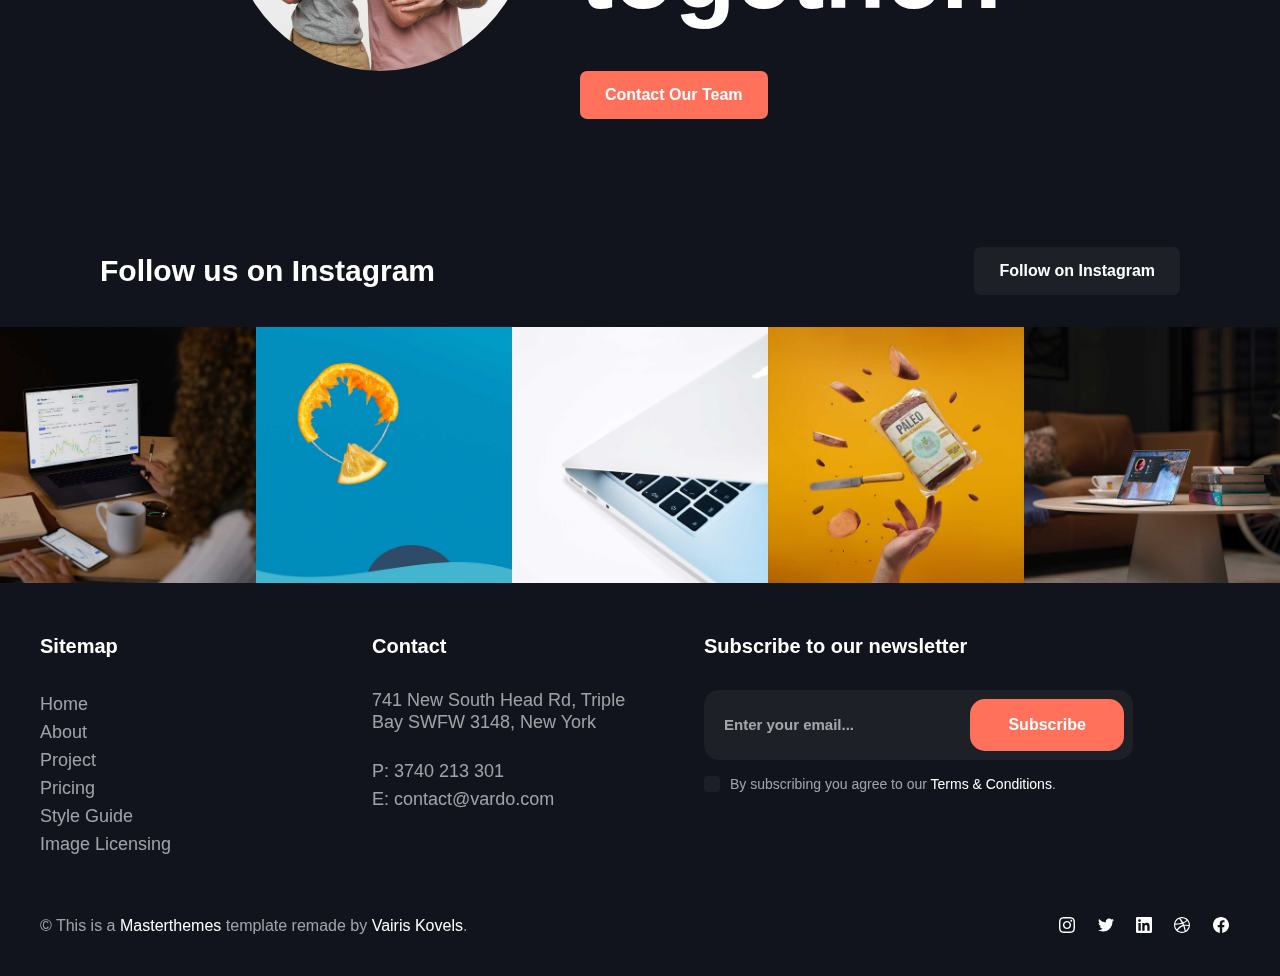
<file: blog.html>
<!DOCTYPE html>
<html lang="en">
<head>
    <meta charset="UTF-8">
    <meta http-equiv="X-UA-Compatible" content="IE=edge">
    <meta name="viewport" content="width=device-width, initial-scale=1.0">
    <title>Vardo - Webflow website</title>

    <!-- CSS -->
    <link rel="stylesheet" href="css/main.css">
    <link rel="stylesheet" href="css/mobile.css">

    <!-- Satoshi Font -->
    <link href="https://api.fontshare.com/css?f[]=satoshi@500,700,900&display=swap" rel="stylesheet">

    <!-- Favicon -->
    <link rel="icon" type="image/x-icon" href="favicon.ico">
</head>
<body>
    <div id="mouse-circle"></div>
    <div class="scroll-line-wrap">
        <div class="scroll-line" id="scroll-line"></div>
    </div>
    <header id="header" class="header">
        <nav id="nav-bar" class="nav-bar">
            <div class="nav-bar-col">
                <h1><a href="index.html"><img src="img/logo/vardo.png" alt="logo" class="nav-bar-logo link"></a></h1>
                <div class="nav-bar-line link"></div>
                <a class="nav-bar-btn link">A creative template</a>
            </div>
            <div class="nav-bar-col">
                <div class="cart">
                    <img src="img/icons/cart.svg" alt="cart" class="link">
                    <div class="cart-num link">0</div>
                </div>
                <div class="menu-btn link" id="menu-btn">
                    <img src="img/menu.png" alt="" class="menu-btn-img">
                    <h4 class="menu-btn-text show-b" id="show-btn">Menu</h4>
                    <h4 class="menu-btn-text hide-b" id="hide-btn">Close</h4>
                </div>
            </div>
        </nav>

        <div class="menu hide" id="menu">
            <img src="img/img7.jpg" alt="img7" class="menu-bckg hide-img" id="home-bckg">
            <img src="img/img16.jpeg" alt="img16" class="menu-bckg hide-img" id="project-bckg">
            <img src="img/img13.jpeg" alt="img13" class="menu-bckg hide-img" id="about-bckg">
            <img src="img/img14.jpeg" alt="img14" class="menu-bckg hide-img" id="blog-bckg">
            <img src="img/img15.jpeg" alt="img15" class="menu-bckg hide-img" id="contact-bckg">
            <div class="menu-content">
                <div class="link menu-link hide" id="menu-home"><a href="index.html">Home</a></div>
                <div class="link menu-link hide" id="menu-project" ><a href="project.html">Project</a></div>
                <div class="link menu-link hide" id="menu-about"><a href="about.html">About</a></div>
                <div class="link menu-link hide" id="menu-blog"><a href="blog.html">Blog</a></div>
                <div class="link menu-link hide" id="menu-contact"><a href="contact.html">Contact</a></div>
            </div>
            <div class="menu-information">
                <div class="address">
                    <a class="address-link">741 New South Head Rd, Triple Bay</a>
                    <a class="address-link">SWFW 3148, New York</a>
                </div>
                <div class="contacts">
                    <a href="#" class="contacts-link">P: 3740 213 301</a>
                    <a href="#" class="contacts-link">E: contact@vardo.com</a>
                </div>
            </div>
        </div>
    </header>

    <section class="page-header mb-3" id="blog-a">
        <div class="container">
            <h2 class="mb-1">Latest News</h2>
            <p class="mb-6">Catch up on all our latest musings and thoughts below.</p>
        </div>
    </section>

    <section class="blog-section mb-8" id="blog-b">
        <div class="container">
            <div class="collection blog-collection">
                <div class="card">
                    <div class="text-wrap">
                        <a href="#" class="catg catg-annc mb-2">Announcement</a>
                        <h3 class="title-3 mb-1">Amazing books every designer should read</h3>
                        <p>Fusce nec erat sed nisl lobortis eleifend. In eu fringilla leo.</p>
                    </div>
                    <div class="btn-wrap">
                        <a href="#" class="btn btn-transparent">
                            <div>View Article</div>   
                            <div class="btn-line"></div>
                        </a>
                    </div>
                </div>
                <div class="card">
                    <div class="text-wrap">
                        <a href="#" class="catg catg-tut mb-2">Tutorials</a>
                        <h3 class="title-3 mb-1">How to grow a successful design team</h3>
                        <p>Fusce nec erat sed nisl lobortis eleifend. In eu fringilla leo.</p>
                    </div>
                    <div class="btn-wrap">
                        <a href="#" class="btn btn-transparent">
                            <div>View Article</div>   
                            <div class="btn-line"></div>
                        </a>
                    </div>
                </div>
                <div class="card">
                    <div class="text-wrap">
                        <a href="#" class="catg catg-insp mb-2">Inspiration</a>
                        <h3 class="title-3 mb-1">Why your client needs a responsive website</h3>
                        <p>Fusce nec erat sed nisl lobortis eleifend. In eu fringilla leo.</p>
                    </div>
                    <div class="btn-wrap">
                        <a href="#" class="btn btn-transparent">
                            <div>View Article</div>   
                            <div class="btn-line"></div>
                        </a>
                    </div>
                </div>
                <div class="card">
                    <div class="text-wrap">
                        <a href="#" class="catg catg-insp mb-2">Inspiration</a>
                        <h3 class="title-3 mb-1">How to bring Vardo to your company</h3>
                        <p>Fusce nec erat sed nisl lobortis eleifend. In eu fringilla leo.</p>
                    </div>
                    <div class="btn-wrap">
                        <a href="#" class="btn btn-transparent">
                            <div>View Article</div>   
                            <div class="btn-line"></div>
                        </a>
                    </div>
                </div>
                <div class="card">
                    <div class="text-wrap">
                        <a href="#" class="catg catg-annc mb-2">Announcement</a>
                        <h3 class="title-3 mb-1">Best prototyping tools for designers</h3>
                        <p>Fusce nec erat sed nisl lobortis eleifend. In eu fringilla leo.</p>
                    </div>
                    <div class="btn-wrap">
                        <a href="#" class="btn btn-transparent">
                            <div>View Article</div>   
                            <div class="btn-line"></div>
                        </a>
                    </div>
                </div>
                <div class="card">
                    <div class="text-wrap">
                        <a href="#" class="catg catg-tut mb-2">Tutorials</a>
                        <h3 class="title-3 mb-1">10 meaningful web design trends</h3>
                        <p>Fusce nec erat sed nisl lobortis eleifend. In eu fringilla leo.</p>
                    </div>
                    <div class="btn-wrap">
                        <a href="#" class="btn btn-transparent">
                            <div>View Article</div>   
                            <div class="btn-line"></div>
                        </a>
                    </div>
                </div>
            </div>
        </div>
    </section>

    <section class="section-contact-1 mb-8" id="blog-c">
        <div class="container">
            <div class="row">
                <div class="col mr-5">
                    <div class="circle"></div>
                </div>
                <div class="col">
                    <div class="col-text">
                        <h2 class="title-2 mb-3">Let's work together.</h2>
                    </div>
                    <a href="contact.html" class="btn btn-primary">Contact Our Team</a>
                </div>
            </div>
        </div>
    </section>

    <section class="section-instagram mb-3" id="blog-d">
        <div class="container">
            <div class="row mb-2">
                <h3 class="title-3">Follow us on Instagram</h3>
                <a href="https://www.instagram.com/vairiskovels" target="_blank" class="btn btn-dark">Follow on Instagram</a>
            </div>
        </div>
        <div class="row">
            <a href="https://www.instagram.com/" target="_blank" class="insta-img">
                <img src="img/img9.jpg" >
                <div class="insta-img-overlay">
                    <img src="img/social/ig.svg" class="insta-icon">
                </div>
            </a>
            <a href="https://www.instagram.com/" target="_blank" class="insta-img">
                <img src="img/img10.jpg">
                <div class="insta-img-overlay">
                    <img src="img/social/ig.svg" class="insta-icon">
                </div>
            </a>
            <a href="https://www.instagram.com/" target="_blank" class="insta-img">
                <img src="img/img11.jpg">
                <div class="insta-img-overlay">
                    <img src="img/social/ig.svg" class="insta-icon">
                </div>
            </a>
            <a href="https://www.instagram.com/" target="_blank" class="insta-img">
                <img src="img/img12.jpg">
                <div class="insta-img-overlay">
                    <img src="img/social/ig.svg" class="insta-icon">
                </div>
            </a>
            <a href="https://www.instagram.com/" target="_blank" class="insta-img">
                <img src="img/img8.jpg">
                <div class="insta-img-overlay">
                    <img src="img/social/ig.svg" class="insta-icon">
                </div>
            </a>
        </div>
    </section>

    <footer class="footer mb-2" id="blog-footer">
        <div class="container">
            <div class="row mb-3">
                <div class="col">
                    <div class="footer-title">
                        <h4 class="title-4">Sitemap</h4>
                    </div>
                    <div class="footer-text">
                        <ul>
                            <li><a href="index.html">Home</a></li>
                            <li><a href="about.html">About</a></li>
                            <li><a href="project.html">Project</a></li>
                            <li><a href="pricing.html">Pricing</a></li>
                            <li><a href="style-guide.html">Style Guide</a></li>
                            <li><a href="licensing.html">Image Licensing</a></li>
                        </ul>
                    </div>
                </div>
                <div class="col">
                    <div class="footer-title">
                        <h4 class="title-4">Contact</h4>
                    </div>
                    <div class="footer-text">
                        <p>741 New South Head Rd, Triple Bay SWFW 3148, New York</p>
                        <a href="#">P: 3740 213 301</a>
                        <a href="#">E: contact@vardo.com</a>
                    </div>
                </div>
                <div class="col">
                    <div class="footer-title">
                        <h4 class="title-4">Subscribe to our newsletter</h4>
                    </div>
                    <div class="footer-text">
                        <form id="form">
                            <div class="form-input">
                                <input type="email" placeholder="Enter your email..." autocomplete="off">
                                <input type="submit" value="Subscribe" class="btn btn-primary">
                            </div>
                            <div class="form-checkbox">
                                <input type="checkbox" name="chck">
                                <label for="chck">By subscribing you agree to our <span class="h-text"><a href="#">Terms & Conditions</a></span>.</label>
                            </div>
                        </form>
                    </div>
                </div>
            </div>
            <div class="row">
                <p class="footer-copyright">&copy; This is a <a href="#">Masterthemes</a> template remade by <a href="https://www.instagram.com/vairiskovels" target="_blank">Vairis Kovels</a>.</p>
                <div class="socials">
                    <a href="https://www.instagram.com/" target="_blank" class="social">
                        <img src="img/social/ig.svg">
                        <div class="social-overlay" id="instagram"></div>
                    </a>
                    <a href="https://twitter.com/" target="_blank" class="social">
                        <img src="img/social/twitter.svg">
                        <div class="social-overlay" id="twitter"></div>
                    </a>
                    <a href="https://www.linkedin.com/" target="_blank" class="social">
                        <img src="img/social/linkedin.svg">
                        <div class="social-overlay" id="linkedin"></div>
                    </a>
                    <a href="https://dribbble.com/" target="_blank" class="social">
                        <img src="img/social/dribble.svg">
                        <div class="social-overlay" id="dribble"></div>
                    </a>
                    <a href="https://www.facebook.com/" target="_blank" class="social">
                        <img src="img/social/facebook.svg">
                        <div class="social-overlay" id="facebook"></div>
                    </a>
                </div>
            </div>
        </div>
    </footer>

    <script src="js/app.js"></script>
</body>
</html>
</file>
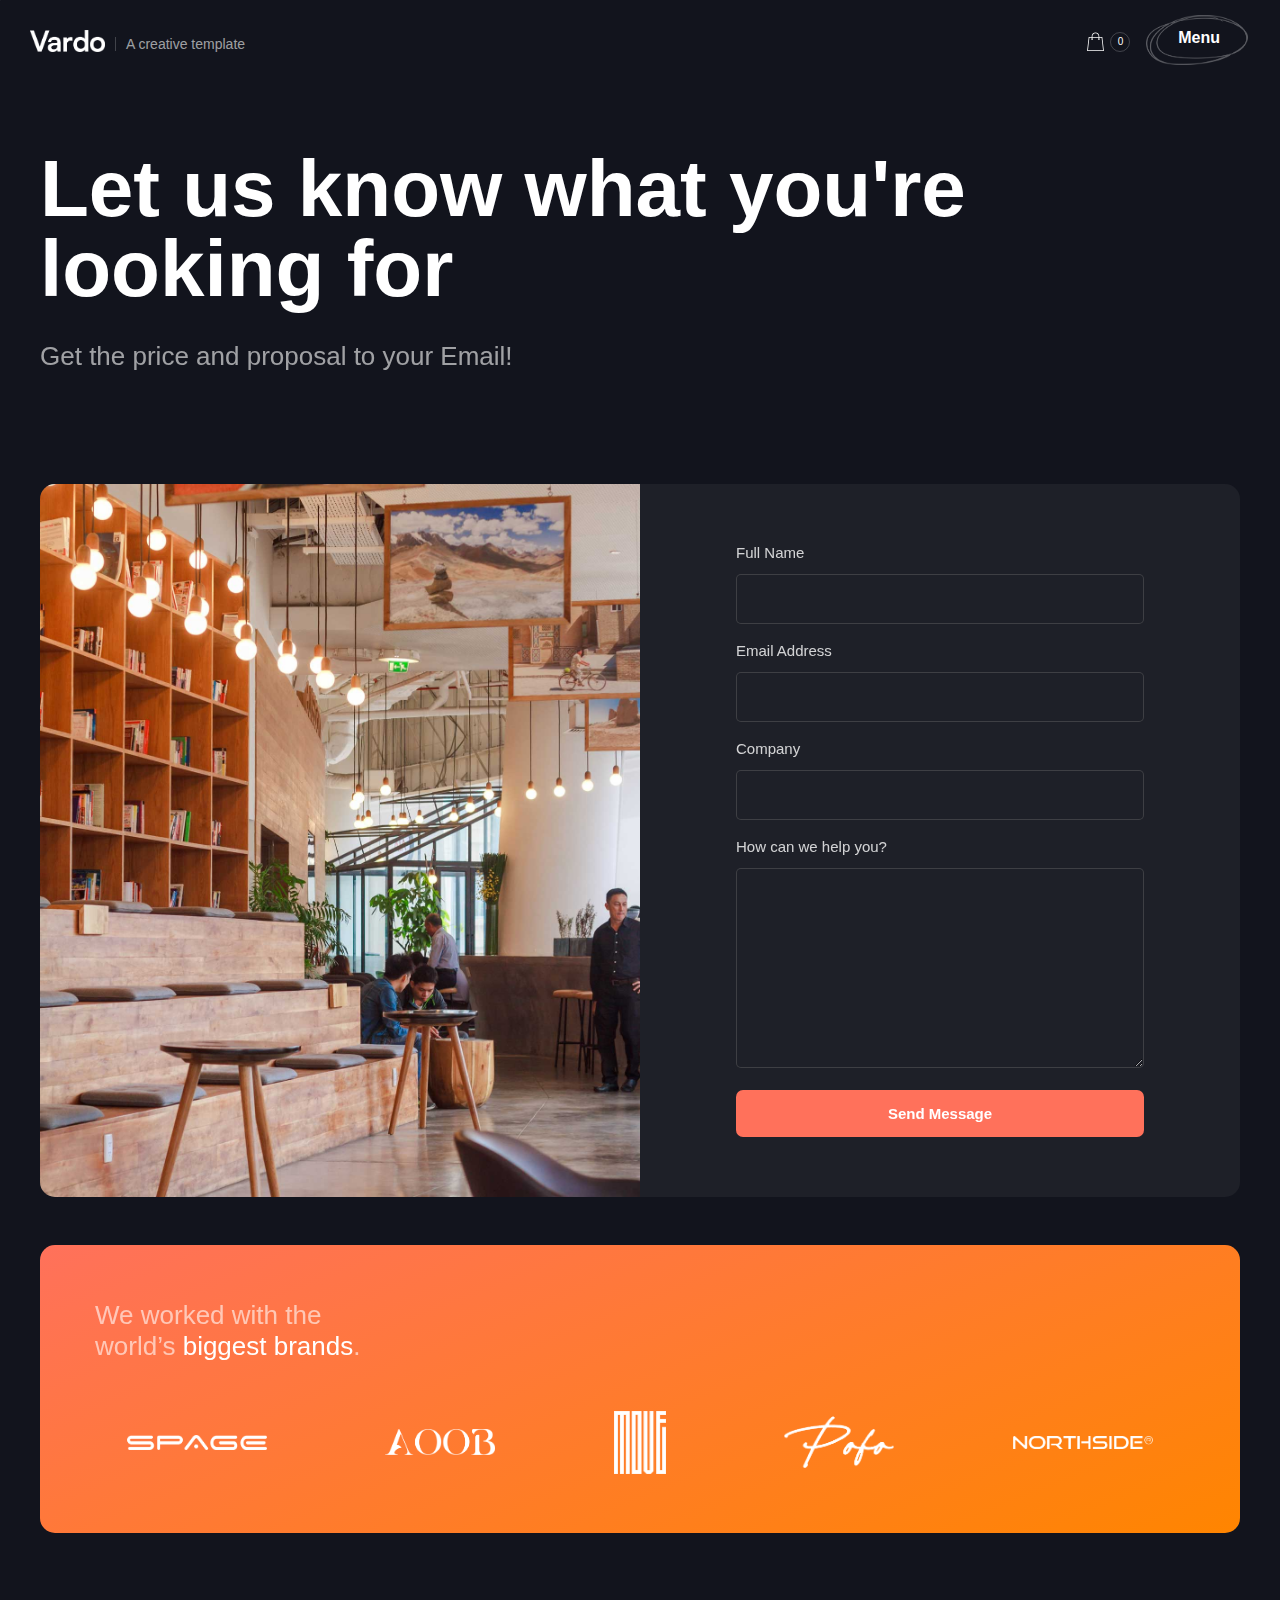
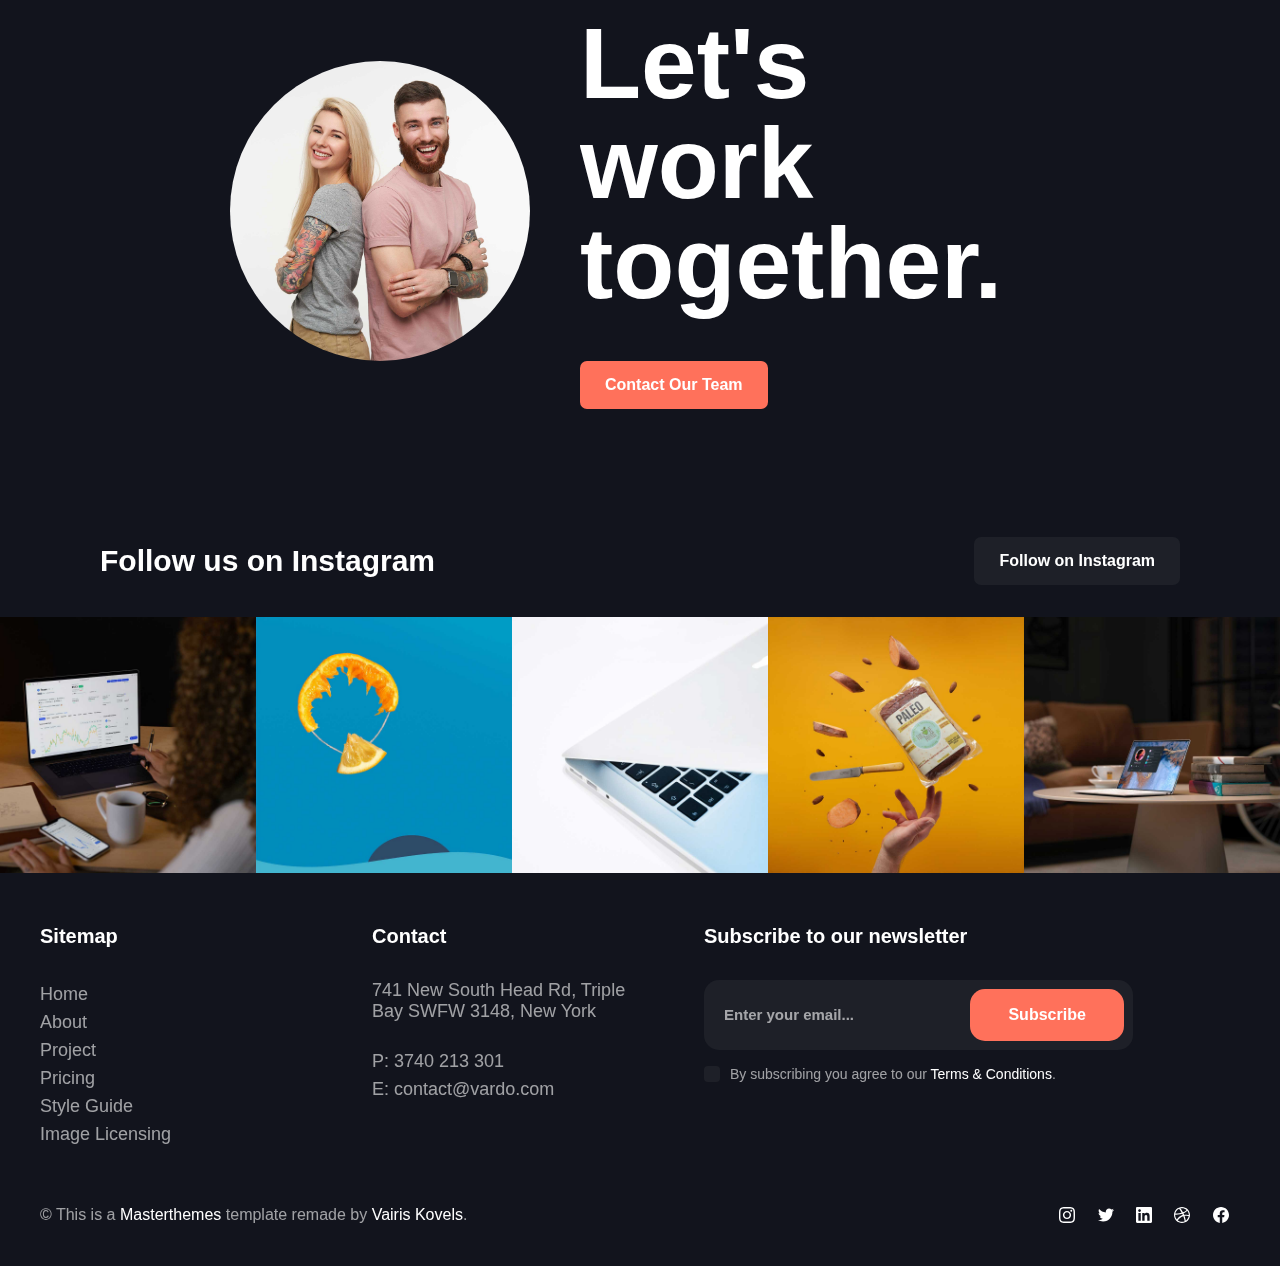
<file: contact.html>
<!DOCTYPE html>
<html lang="en">
<head>
    <meta charset="UTF-8">
    <meta http-equiv="X-UA-Compatible" content="IE=edge">
    <meta name="viewport" content="width=device-width, initial-scale=1.0">
    <title>Vardo - Webflow website</title>

    <!-- CSS -->
    <link rel="stylesheet" href="css/main.css">
    <link rel="stylesheet" href="css/mobile.css">

    <!-- Satoshi Font -->
    <link href="https://api.fontshare.com/css?f[]=satoshi@500,700,900&display=swap" rel="stylesheet">

    <!-- Favicon -->
    <link rel="icon" type="image/x-icon" href="favicon.ico">
</head>
<body>
    <div id="mouse-circle"></div>
    <div class="scroll-line-wrap">
        <div class="scroll-line" id="scroll-line"></div>
    </div>
    <header id="header" class="header">
        <nav id="nav-bar" class="nav-bar">
            <div class="nav-bar-col">
                <h1><a href="index.html"><img src="img/logo/vardo.png" alt="logo" class="nav-bar-logo link"></a></h1>
                <div class="nav-bar-line link"></div>
                <a class="nav-bar-btn link">A creative template</a>
            </div>
            <div class="nav-bar-col">
                <div class="cart">
                    <img src="img/icons/cart.svg" alt="cart" class="link">
                    <div class="cart-num link">0</div>
                </div>
                <div class="menu-btn link" id="menu-btn">
                    <img src="img/menu.png" alt="" class="menu-btn-img">
                    <h4 class="menu-btn-text show-b" id="show-btn">Menu</h4>
                    <h4 class="menu-btn-text hide-b" id="hide-btn">Close</h4>
                </div>
            </div>
        </nav>

        <div class="menu hide" id="menu">
            <img src="img/img7.jpg" alt="img7" class="menu-bckg hide-img" id="home-bckg">
            <img src="img/img16.jpeg" alt="img16" class="menu-bckg hide-img" id="project-bckg">
            <img src="img/img13.jpeg" alt="img13" class="menu-bckg hide-img" id="about-bckg">
            <img src="img/img14.jpeg" alt="img14" class="menu-bckg hide-img" id="blog-bckg">
            <img src="img/img15.jpeg" alt="img15" class="menu-bckg hide-img" id="contact-bckg">
            <div class="menu-content">
                <div class="link menu-link hide" id="menu-home"><a href="index.html">Home</a></div>
                <div class="link menu-link hide" id="menu-project" ><a href="project.html">Project</a></div>
                <div class="link menu-link hide" id="menu-about"><a href="about.html">About</a></div>
                <div class="link menu-link hide" id="menu-blog"><a href="blog.html">Blog</a></div>
                <div class="link menu-link hide" id="menu-contact"><a href="contact.html">Contact</a></div>
            </div>
            <div class="menu-information">
                <div class="address">
                    <a class="address-link">741 New South Head Rd, Triple Bay</a>
                    <a class="address-link">SWFW 3148, New York</a>
                </div>
                <div class="contacts">
                    <a href="#" class="contacts-link">P: 3740 213 301</a>
                    <a href="#" class="contacts-link">E: contact@vardo.com</a>
                </div>
            </div>
        </div>
    </header>

    <section class="page-header mb-3" id="contact-a">
        <div class="container">
            <h2 class="mb-2">Let us know what you're looking for</h2>
            <p class="mb-7">Get the price and proposal to your Email!</p>
            <div class="card row big-card-two-col mb-3">
                <div class="col big-card-image"></div>
                <div class="col big-card-text">
                    <form id="contact-form">
                        <div class="form-input">
                            <label for="name">Full Name</label>
                            <input type="text" name="name" autocomplete="off">
                        </div>
                        <div class="form-input">
                            <label for="email">Email Address</label>
                            <input type="email" name="email" autocomplete="off">
                        </div>
                        <div class="form-input">
                            <label for="company">Company</label>
                            <input type="text" name="company" autocomplete="off">
                        </div>
                        <div class="form-input">
                            <label for="message">How can we help you?</label>
                            <textarea name="message" cols="30" rows="10"></textarea>
                        </div>
                        <input type="submit" value="Send Message" class="btn btn-primary">
                    </form>
                </div>
            </div>
            <div class="brands">
                <div class="row brands-text mb-3"><p>We worked with the world&rsquo;s <span class="h-text">biggest brands</span>.</p></div>
                <div class="row brands-logo">
                    <div class="brand"><img src="img/logo/spage.png"></div>
                    <div class="brand"><img src="img/logo/aoob.png"></div>
                    <div class="brand"><img src="img/logo/move.png"></div>
                    <div class="brand"><img src="img/logo/pofo.png"></div>
                    <div class="brand"><img src="img/logo/northside.png"></div>
                </div>
            </div>
        </div>
    </section>



    <section class="section-contact-1 mb-8 my-5" id="about-c">
        <div class="container">
            <div class="row">
                <div class="col mr-5">
                    <div class="circle"></div>
                </div>
                <div class="col">
                    <div class="col-text">
                        <h2 class="title-2 mb-3">Let's work together.</h2>
                    </div>
                    <a href="contact.html" class="btn btn-primary">Contact Our Team</a>
                </div>
            </div>
        </div>
    </section>

    <section class="section-instagram mb-3" id="about-d">
        <div class="container">
            <div class="row mb-2">
                <h3 class="title-3">Follow us on Instagram</h3>
                <a href="https://www.instagram.com/vairiskovels" target="_blank" class="btn btn-dark">Follow on Instagram</a>
            </div>
        </div>
        <div class="row">
            <a href="https://www.instagram.com/" target="_blank" class="insta-img">
                <img src="img/img9.jpg" >
                <div class="insta-img-overlay">
                    <img src="img/social/ig.svg" class="insta-icon">
                </div>
            </a>
            <a href="https://www.instagram.com/" target="_blank" class="insta-img">
                <img src="img/img10.jpg">
                <div class="insta-img-overlay">
                    <img src="img/social/ig.svg" class="insta-icon">
                </div>
            </a>
            <a href="https://www.instagram.com/" target="_blank" class="insta-img">
                <img src="img/img11.jpg">
                <div class="insta-img-overlay">
                    <img src="img/social/ig.svg" class="insta-icon">
                </div>
            </a>
            <a href="https://www.instagram.com/" target="_blank" class="insta-img">
                <img src="img/img12.jpg">
                <div class="insta-img-overlay">
                    <img src="img/social/ig.svg" class="insta-icon">
                </div>
            </a>
            <a href="https://www.instagram.com/" target="_blank" class="insta-img">
                <img src="img/img8.jpg">
                <div class="insta-img-overlay">
                    <img src="img/social/ig.svg" class="insta-icon">
                </div>
            </a>
        </div>
    </section>

    <footer class="footer mb-2" id="about-footer">
        <div class="container">
            <div class="row mb-3">
                <div class="col">
                    <div class="footer-title">
                        <h4 class="title-4">Sitemap</h4>
                    </div>
                    <div class="footer-text">
                        <ul>
                            <li><a href="index.html">Home</a></li>
                            <li><a href="about.html">About</a></li>
                            <li><a href="project.html">Project</a></li>
                            <li><a href="pricing.html">Pricing</a></li>
                            <li><a href="style-guide.html">Style Guide</a></li>
                            <li><a href="licensing.html">Image Licensing</a></li>
                        </ul>
                    </div>
                </div>
                <div class="col">
                    <div class="footer-title">
                        <h4 class="title-4">Contact</h4>
                    </div>
                    <div class="footer-text">
                        <p>741 New South Head Rd, Triple Bay SWFW 3148, New York</p>
                        <a href="#">P: 3740 213 301</a>
                        <a href="#">E: contact@vardo.com</a>
                    </div>
                </div>
                <div class="col">
                    <div class="footer-title">
                        <h4 class="title-4">Subscribe to our newsletter</h4>
                    </div>
                    <div class="footer-text">
                        <form id="form">
                            <div class="form-input">
                                <input type="email" placeholder="Enter your email..." autocomplete="off">
                                <input type="submit" value="Subscribe" class="btn btn-primary">
                            </div>
                            <div class="form-checkbox">
                                <input type="checkbox" name="chck">
                                <label for="chck">By subscribing you agree to our <span class="h-text"><a href="#">Terms & Conditions</a></span>.</label>
                            </div>
                        </form>
                    </div>
                </div>
            </div>
            <div class="row">
                <p class="footer-copyright">&copy; This is a <a href="#">Masterthemes</a> template remade by <a href="https://www.instagram.com/vairiskovels" target="_blank">Vairis Kovels</a>.</p>
                <div class="socials">
                    <a href="https://www.instagram.com/" target="_blank" class="social">
                        <img src="img/social/ig.svg">
                        <div class="social-overlay" id="instagram"></div>
                    </a>
                    <a href="https://twitter.com/" target="_blank" class="social">
                        <img src="img/social/twitter.svg">
                        <div class="social-overlay" id="twitter"></div>
                    </a>
                    <a href="https://www.linkedin.com/" target="_blank" class="social">
                        <img src="img/social/linkedin.svg">
                        <div class="social-overlay" id="linkedin"></div>
                    </a>
                    <a href="https://dribbble.com/" target="_blank" class="social">
                        <img src="img/social/dribble.svg">
                        <div class="social-overlay" id="dribble"></div>
                    </a>
                    <a href="https://www.facebook.com/" target="_blank" class="social">
                        <img src="img/social/facebook.svg">
                        <div class="social-overlay" id="facebook"></div>
                    </a>
                </div>
            </div>
        </div>
    </footer>

    <script src="js/app.js"></script>
</body>
</html>
</file>
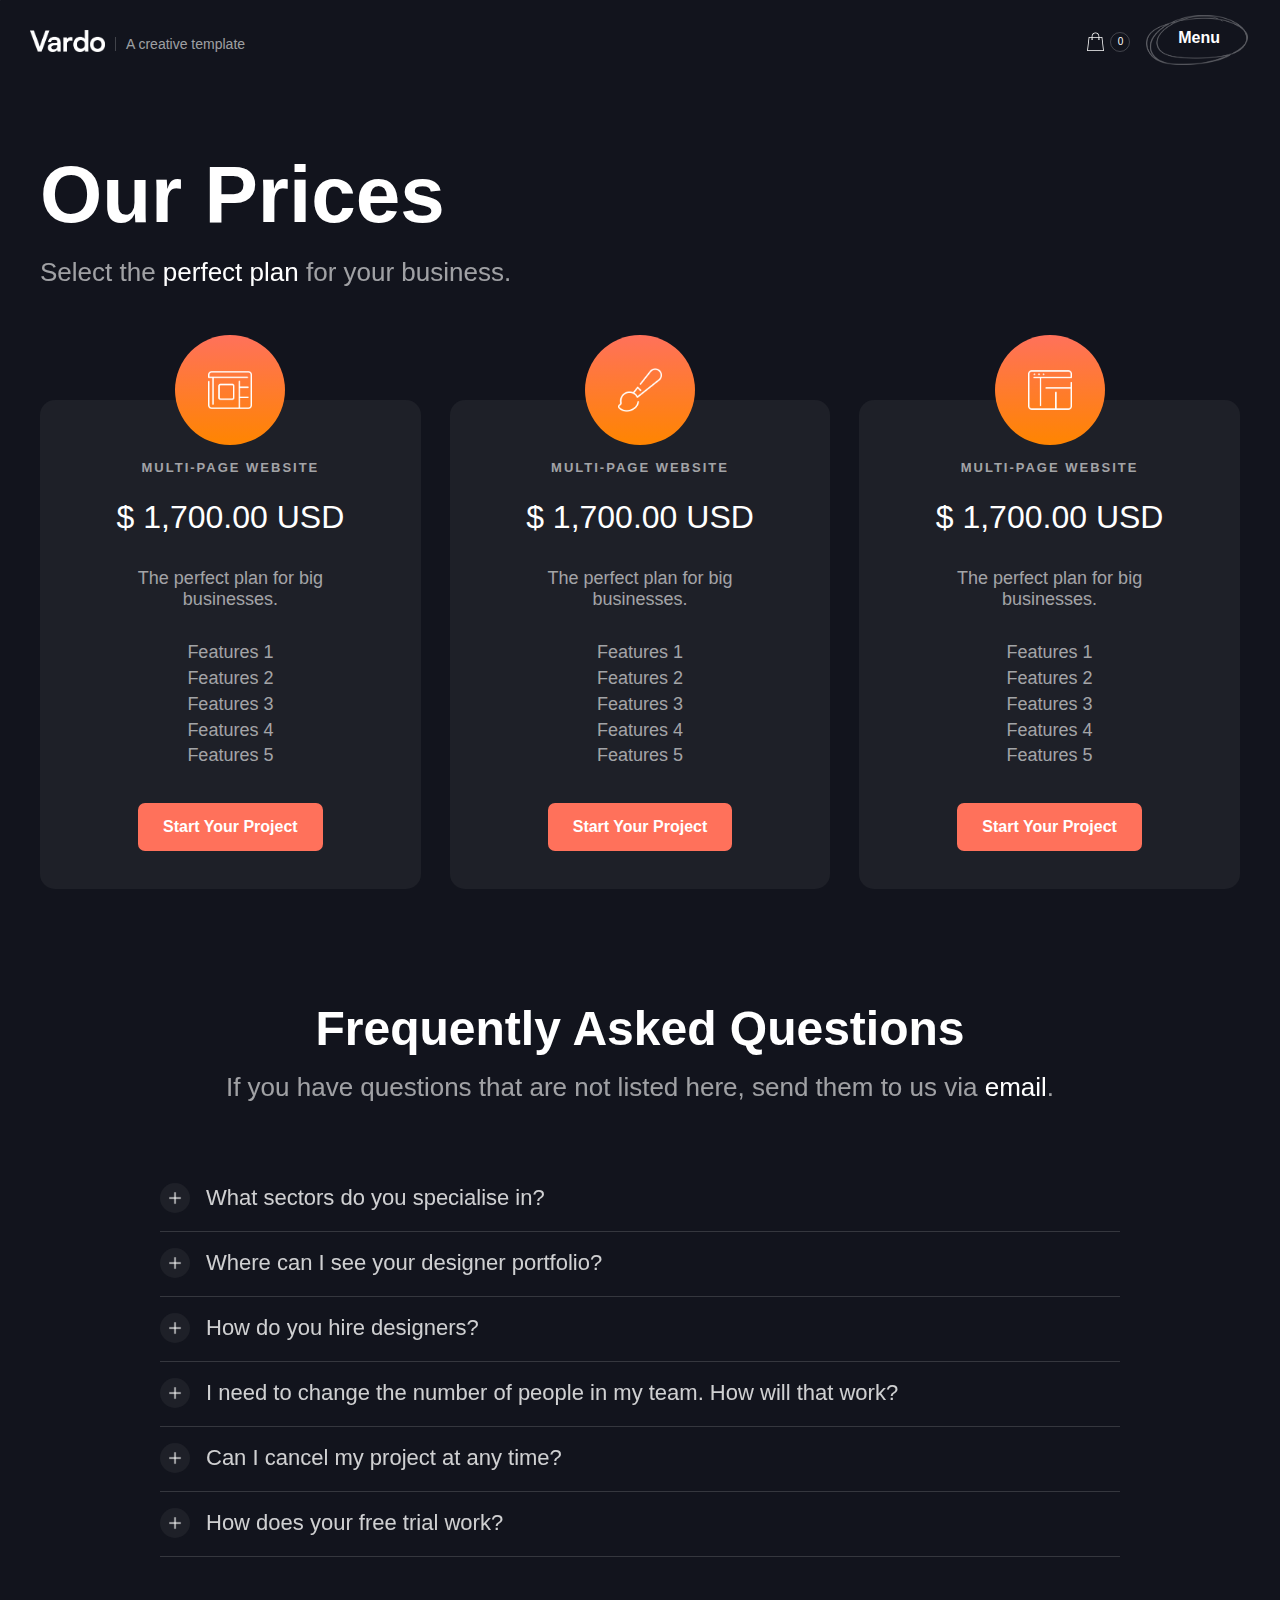
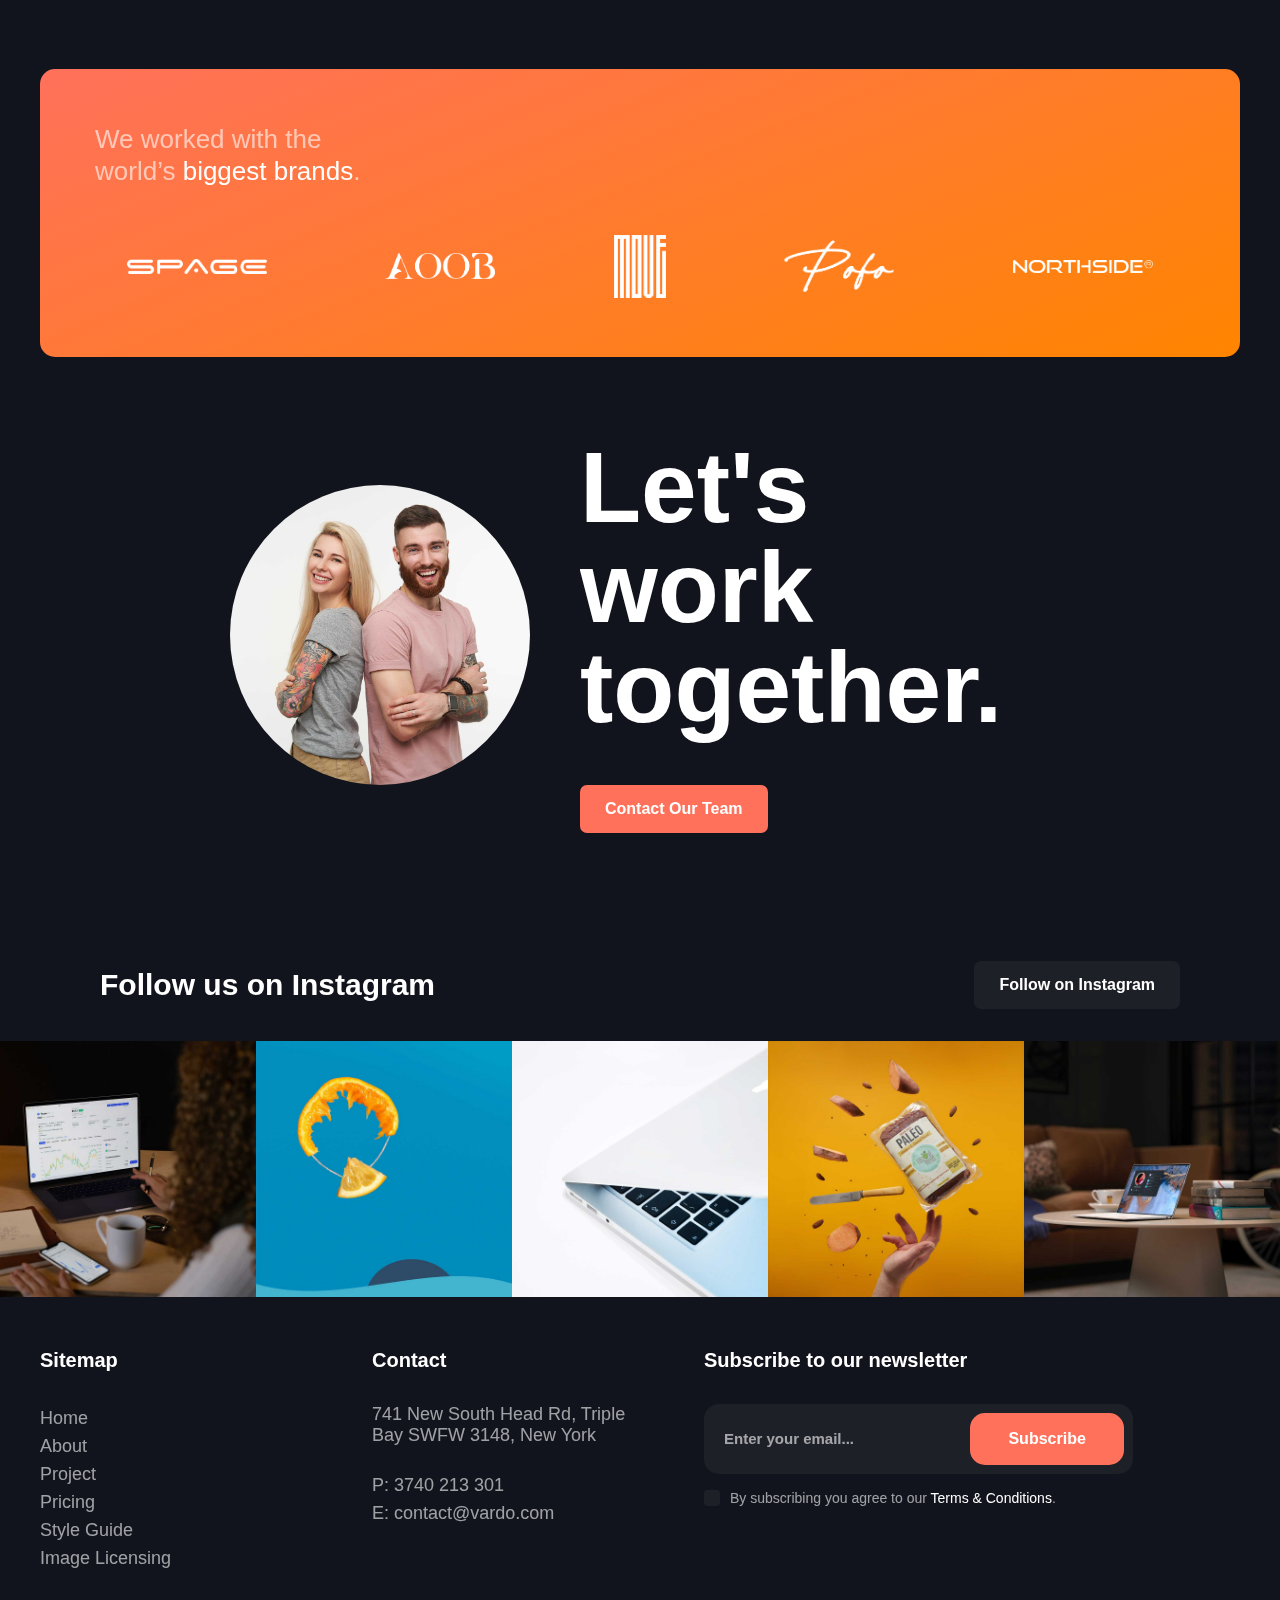
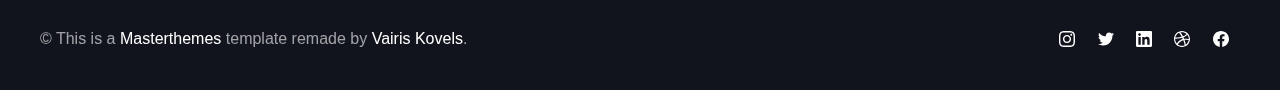
<file: pricing.html>
<!DOCTYPE html>
<html lang="en">
<head>
    <meta charset="UTF-8">
    <meta http-equiv="X-UA-Compatible" content="IE=edge">
    <meta name="viewport" content="width=device-width, initial-scale=1.0">
    <title>Vardo - Webflow website</title>

    <!-- CSS -->
    <link rel="stylesheet" href="css/main.css">
    <link rel="stylesheet" href="css/mobile.css">

    <!-- Satoshi Font -->
    <link href="https://api.fontshare.com/css?f[]=satoshi@500,700,900&display=swap" rel="stylesheet">

    <!-- Favicon -->
    <link rel="icon" type="image/x-icon" href="favicon.ico">
</head>
<body>
    <div id="mouse-circle"></div>
    <div class="scroll-line-wrap">
        <div class="scroll-line" id="scroll-line"></div>
    </div>
    <header id="header" class="header">
        <nav id="nav-bar" class="nav-bar">
            <div class="nav-bar-col">
                <h1><a href="index.html"><img src="img/logo/vardo.png" alt="logo" class="nav-bar-logo link"></a></h1>
                <div class="nav-bar-line link"></div>
                <a class="nav-bar-btn link">A creative template</a>
            </div>
            <div class="nav-bar-col">
                <div class="cart">
                    <img src="img/icons/cart.svg" alt="cart" class="link">
                    <div class="cart-num link">0</div>
                </div>
                <div class="menu-btn link" id="menu-btn">
                    <img src="img/menu.png" alt="" class="menu-btn-img">
                    <h4 class="menu-btn-text show-b" id="show-btn">Menu</h4>
                    <h4 class="menu-btn-text hide-b" id="hide-btn">Close</h4>
                </div>
            </div>
        </nav>

        <div class="menu hide" id="menu">
            <img src="img/img7.jpg" alt="img7" class="menu-bckg hide-img" id="home-bckg">
            <img src="img/img16.jpeg" alt="img16" class="menu-bckg hide-img" id="project-bckg">
            <img src="img/img13.jpeg" alt="img13" class="menu-bckg hide-img" id="about-bckg">
            <img src="img/img14.jpeg" alt="img14" class="menu-bckg hide-img" id="blog-bckg">
            <img src="img/img15.jpeg" alt="img15" class="menu-bckg hide-img" id="contact-bckg">
            <div class="menu-content">
                <div class="link menu-link hide" id="menu-home"><a href="index.html">Home</a></div>
                <div class="link menu-link hide" id="menu-project" ><a href="project.html">Project</a></div>
                <div class="link menu-link hide" id="menu-about"><a href="about.html">About</a></div>
                <div class="link menu-link hide" id="menu-blog"><a href="blog.html">Blog</a></div>
                <div class="link menu-link hide" id="menu-contact"><a href="contact.html">Contact</a></div>
            </div>
            <div class="menu-information">
                <div class="address">
                    <a class="address-link">741 New South Head Rd, Triple Bay</a>
                    <a class="address-link">SWFW 3148, New York</a>
                </div>
                <div class="contacts">
                    <a href="#" class="contacts-link">P: 3740 213 301</a>
                    <a href="#" class="contacts-link">E: contact@vardo.com</a>
                </div>
            </div>
        </div>
    </header>

    <section class="page-header mb-7" id="pricing-a">
        <div class="container">
            <h2 class="mb-1">Our Prices</h2>
            <p>Select the <span class="h-text">perfect plan</span> for your business.</p>
        </div>
    </section>

    <section class="prices-section mb-7" id="pricing-b">
        <div class="container">
            <div class="collection">
                <div class="card">
                    <div class="card-img"><div class="circle" id="i-1"><img src="img/icons/page1.png" alt=""></div></div>
                    <div class="card-pricing-header">MULTI-PAGE WEBSITE</div>
                    <div class="card-pricing">$ 1,700.00 USD</div>
                    <div class="card-pricing-text">The perfect plan for big businesses.</div>
                    <div class="card-features">
                        <ul>
                            <li>Features 1</li>
                            <li>Features 2</li>
                            <li>Features 3</li>
                            <li>Features 4</li>
                            <li>Features 5</li>
                        </ul>
                    </div>
                    <a href="#" class="btn btn-primary">Start Your Project</a>
                </div>
                <div class="card">
                    <div class="card-img"><div class="circle" id="i-2"><img src="img/icons/brush.png" alt=""></div></div>
                    <div class="card-pricing-header">MULTI-PAGE WEBSITE</div>
                    <div class="card-pricing">$ 1,700.00 USD</div>
                    <div class="card-pricing-text">The perfect plan for big businesses.</div>
                    <div class="card-features">
                        <ul>
                            <li>Features 1</li>
                            <li>Features 2</li>
                            <li>Features 3</li>
                            <li>Features 4</li>
                            <li>Features 5</li>
                        </ul>
                    </div>
                    <a href="#" class="btn btn-primary">Start Your Project</a>
                </div>
                <div class="card">
                    <div class="card-img"><div class="circle" id="i-3"><img src="img/icons/page2.png" alt=""></div></div>
                    <div class="card-pricing-header">MULTI-PAGE WEBSITE</div>
                    <div class="card-pricing">$ 1,700.00 USD</div>
                    <div class="card-pricing-text">The perfect plan for big businesses.</div>
                    <div class="card-features">
                        <ul>
                            <li>Features 1</li>
                            <li>Features 2</li>
                            <li>Features 3</li>
                            <li>Features 4</li>
                            <li>Features 5</li>
                        </ul>
                    </div>
                    <a href="#" class="btn btn-primary">Start Your Project</a>
                </div>
            </div>
        </div>
    </section>

    <section class="faq-section" id="pricing-e">
        <div class="container">
            <div class="section-header mb-3">
                <h2 class="mb-1">Frequently Asked Questions</h2>
                <p class="mb-1">If you have questions that are not listed here, send them to us via <span class="h-text">email</span>.</p>
            </div>
            <div class="faq" id="faq">
                <div class="faq-question">
                    <div class="faq-question-wrap">
                    </div>
                    <div class="question">
                        <div class="question-toggle"><img src="img/icons/cross.png" alt=""></div>
                        <p>What sectors do you specialise in?</p>
                    </div>
                    <div class="answer answer-hide" id="ans-0">
                        <p>Lorem ipsum dolor sit amet, consectetur adipiscing elit. Suspendisse varius enim in eros elementum tristique</p>
                    </div>
                </div>
                <div class="faq-question">
                    <div class="faq-question-wrap">
                    </div>
                    <div class="question">
                        <div class="question-toggle"><img src="img/icons/cross.png" alt=""></div>
                        <p>Where can I see your designer portfolio?</p>
                    </div>
                    <div class="answer answer-hide" id="ans-1">
                        <p>Lorem ipsum dolor sit amet, consectetur adipiscing elit. Suspendisse varius enim in eros elementum tristique</p>
                    </div>
                </div>
                <div class="faq-question">
                    <div class="faq-question-wrap">
                    </div>
                    <div class="question">
                        <div class="question-toggle"><img src="img/icons/cross.png" alt=""></div>
                        <p>How do you hire designers?</p>
                    </div>
                    <div class="answer answer-hide" id="ans-2">
                        <p>Lorem ipsum dolor sit amet, consectetur adipiscing elit. Suspendisse varius enim in eros elementum tristique</p>
                    </div>
                </div>
                <div class="faq-question">
                    <div class="faq-question-wrap">
                    </div>
                    <div class="question">
                        <div class="question-toggle"><img src="img/icons/cross.png" alt=""></div>
                        <p>I need to change the number of people in my team. How will that work?</p>
                    </div>
                    <div class="answer answer-hide" id="ans-3">
                        <p>Lorem ipsum dolor sit amet, consectetur adipiscing elit. Suspendisse varius enim in eros elementum tristique</p>
                    </div>
                </div>
                <div class="faq-question">
                    <div class="faq-question-wrap">
                    </div>
                    <div class="question">
                        <div class="question-toggle"><img src="img/icons/cross.png" alt=""></div>
                        <p>Can I cancel my project at any time?</p>
                    </div>
                    <div class="answer answer-hide" id="ans-4">
                        <p>Lorem ipsum dolor sit amet, consectetur adipiscing elit. Suspendisse varius enim in eros elementum tristique</p>
                    </div>
                </div>
                <div class="faq-question">
                    <div class="faq-question-wrap">
                    </div>
                    <div class="question">
                        <div class="question-toggle"><img src="img/icons/cross.png" alt=""></div>
                        <p>How does your free trial work?</p>
                    </div>
                    <div class="answer answer-hide" id="ans-5">
                        <p>Lorem ipsum dolor sit amet, consectetur adipiscing elit. Suspendisse varius enim in eros elementum tristique</p>
                    </div>
                </div>
            </div>
        </div>
    </section>

    <section class="section-brands" id="pricing-f">
        <div class="container">
            <div class="brands">
                <div class="row brands-text mb-3"><p>We worked with the world&rsquo;s <span class="h-text">biggest brands</span>.</p></div>
                <div class="row brands-logo">
                    <div class="brand"><img src="img/logo/spage.png"></div>
                    <div class="brand"><img src="img/logo/aoob.png"></div>
                    <div class="brand"><img src="img/logo/move.png"></div>
                    <div class="brand"><img src="img/logo/pofo.png"></div>
                    <div class="brand"><img src="img/logo/northside.png"></div>
                </div>
            </div>
        </div>
    </section>

    <section class="section-contact-1 mb-8 my-5" id="pricing-c">
        <div class="container">
            <div class="row">
                <div class="col mr-5">
                    <div class="circle"></div>
                </div>
                <div class="col">
                    <div class="col-text">
                        <h2 class="title-2 mb-3">Let's work together.</h2>
                    </div>
                    <a href="contact.html" class="btn btn-primary">Contact Our Team</a>
                </div>
            </div>
        </div>
    </section>

    <section class="section-instagram mb-3" id="pricing-d">
        <div class="container">
            <div class="row mb-2">
                <h3 class="title-3">Follow us on Instagram</h3>
                <a href="https://www.instagram.com/vairiskovels" target="_blank" class="btn btn-dark">Follow on Instagram</a>
            </div>
        </div>
        <div class="row">
            <a href="https://www.instagram.com/" target="_blank" class="insta-img">
                <img src="img/img9.jpg" >
                <div class="insta-img-overlay">
                    <img src="img/social/ig.svg" class="insta-icon">
                </div>
            </a>
            <a href="https://www.instagram.com/" target="_blank" class="insta-img">
                <img src="img/img10.jpg">
                <div class="insta-img-overlay">
                    <img src="img/social/ig.svg" class="insta-icon">
                </div>
            </a>
            <a href="https://www.instagram.com/" target="_blank" class="insta-img">
                <img src="img/img11.jpg">
                <div class="insta-img-overlay">
                    <img src="img/social/ig.svg" class="insta-icon">
                </div>
            </a>
            <a href="https://www.instagram.com/" target="_blank" class="insta-img">
                <img src="img/img12.jpg">
                <div class="insta-img-overlay">
                    <img src="img/social/ig.svg" class="insta-icon">
                </div>
            </a>
            <a href="https://www.instagram.com/" target="_blank" class="insta-img">
                <img src="img/img8.jpg">
                <div class="insta-img-overlay">
                    <img src="img/social/ig.svg" class="insta-icon">
                </div>
            </a>
        </div>
    </section>

    <footer class="footer mb-2" id="pricing-footer">
        <div class="container">
            <div class="row mb-3">
                <div class="col">
                    <div class="footer-title">
                        <h4 class="title-4">Sitemap</h4>
                    </div>
                    <div class="footer-text">
                        <ul>
                            <li><a href="index.html">Home</a></li>
                            <li><a href="about.html">About</a></li>
                            <li><a href="project.html">Project</a></li>
                            <li><a href="pricing.html">Pricing</a></li>
                            <li><a href="style-guide.html">Style Guide</a></li>
                            <li><a href="licensing.html">Image Licensing</a></li>
                        </ul>
                    </div>
                </div>
                <div class="col">
                    <div class="footer-title">
                        <h4 class="title-4">Contact</h4>
                    </div>
                    <div class="footer-text">
                        <p>741 New South Head Rd, Triple Bay SWFW 3148, New York</p>
                        <a href="#">P: 3740 213 301</a>
                        <a href="#">E: contact@vardo.com</a>
                    </div>
                </div>
                <div class="col">
                    <div class="footer-title">
                        <h4 class="title-4">Subscribe to our newsletter</h4>
                    </div>
                    <div class="footer-text">
                        <form id="form">
                            <div class="form-input">
                                <input type="email" placeholder="Enter your email..." autocomplete="off">
                                <input type="submit" value="Subscribe" class="btn btn-primary">
                            </div>
                            <div class="form-checkbox">
                                <input type="checkbox" name="chck">
                                <label for="chck">By subscribing you agree to our <span class="h-text"><a href="#">Terms & Conditions</a></span>.</label>
                            </div>
                        </form>
                    </div>
                </div>
            </div>
            <div class="row">
                <p class="footer-copyright">&copy; This is a <a href="#">Masterthemes</a> template remade by <a href="https://www.instagram.com/vairiskovels" target="_blank">Vairis Kovels</a>.</p>
                <div class="socials">
                    <a href="https://www.instagram.com/" target="_blank" class="social">
                        <img src="img/social/ig.svg">
                        <div class="social-overlay" id="instagram"></div>
                    </a>
                    <a href="https://twitter.com/" target="_blank" class="social">
                        <img src="img/social/twitter.svg">
                        <div class="social-overlay" id="twitter"></div>
                    </a>
                    <a href="https://www.linkedin.com/" target="_blank" class="social">
                        <img src="img/social/linkedin.svg">
                        <div class="social-overlay" id="linkedin"></div>
                    </a>
                    <a href="https://dribbble.com/" target="_blank" class="social">
                        <img src="img/social/dribble.svg">
                        <div class="social-overlay" id="dribble"></div>
                    </a>
                    <a href="https://www.facebook.com/" target="_blank" class="social">
                        <img src="img/social/facebook.svg">
                        <div class="social-overlay" id="facebook"></div>
                    </a>
                </div>
            </div>
        </div>
    </footer>

    <script src="js/app.js"></script>
</body>
</html>
</file>
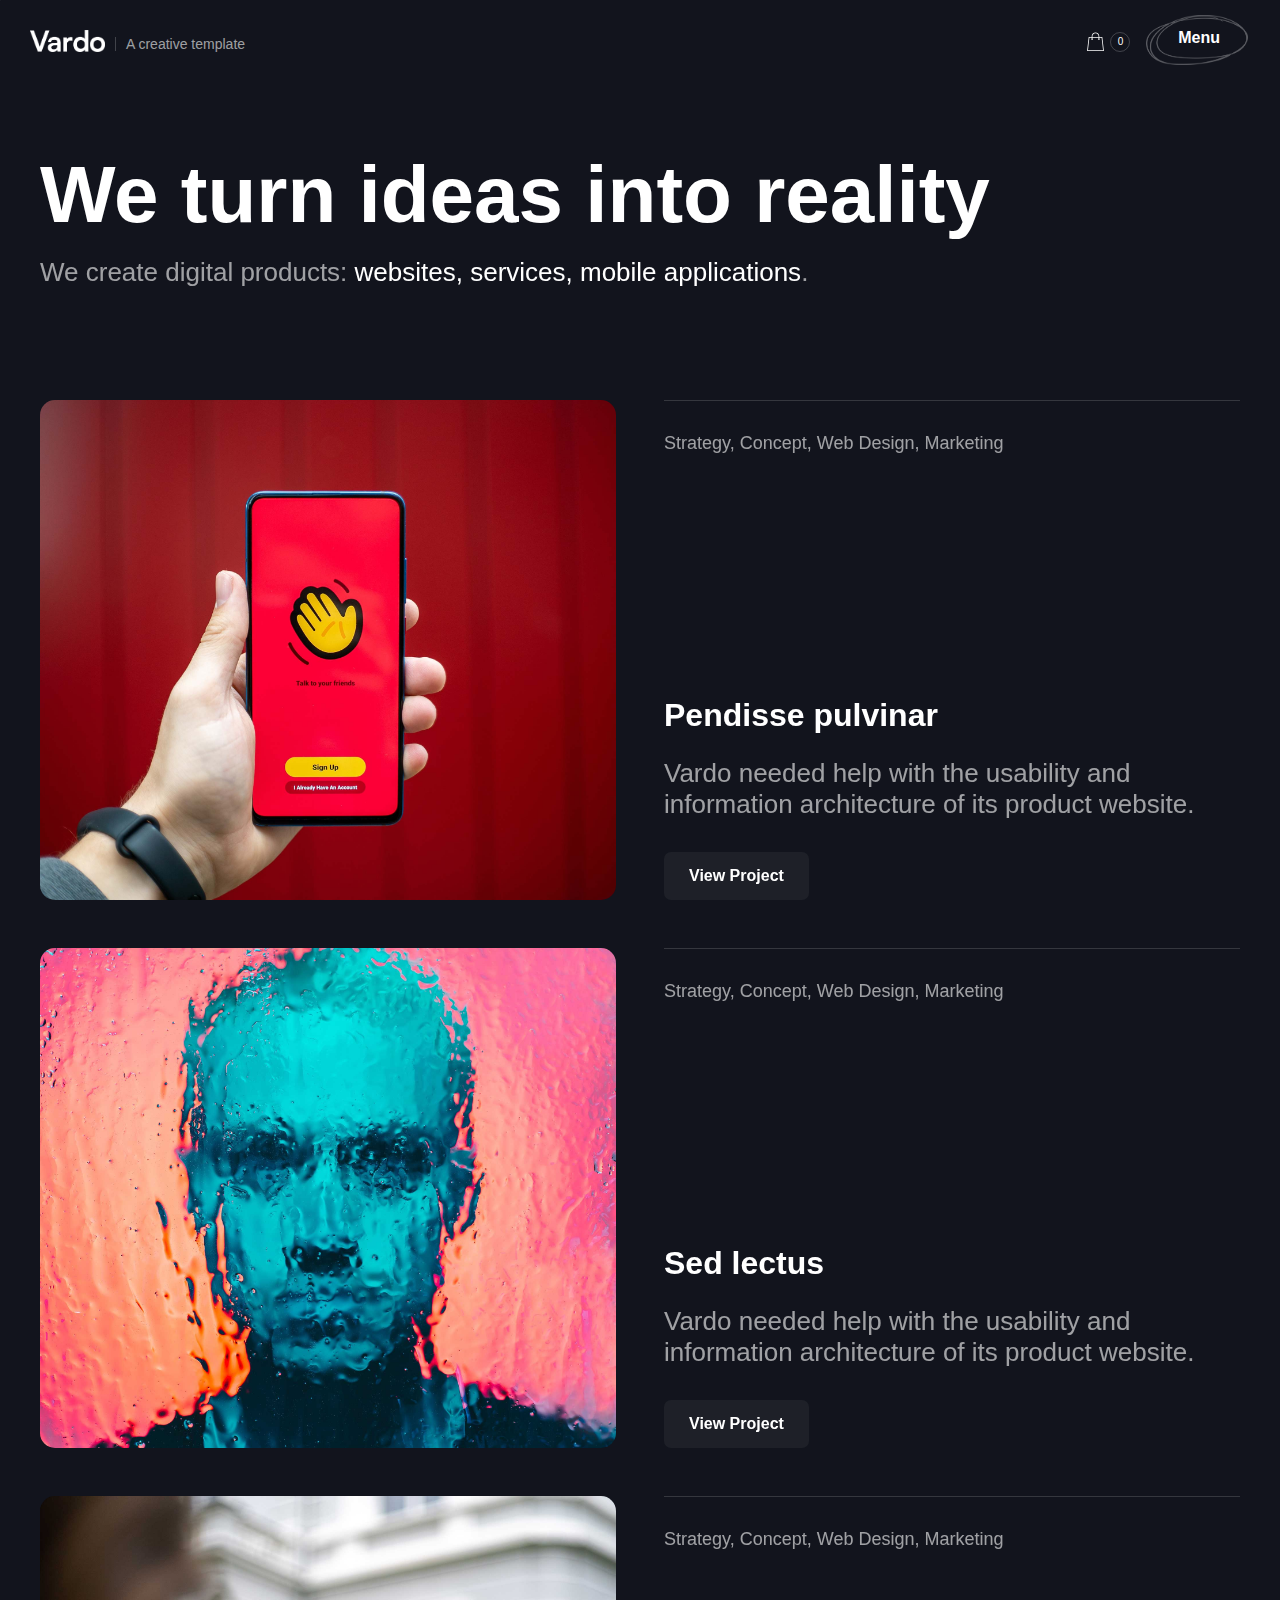
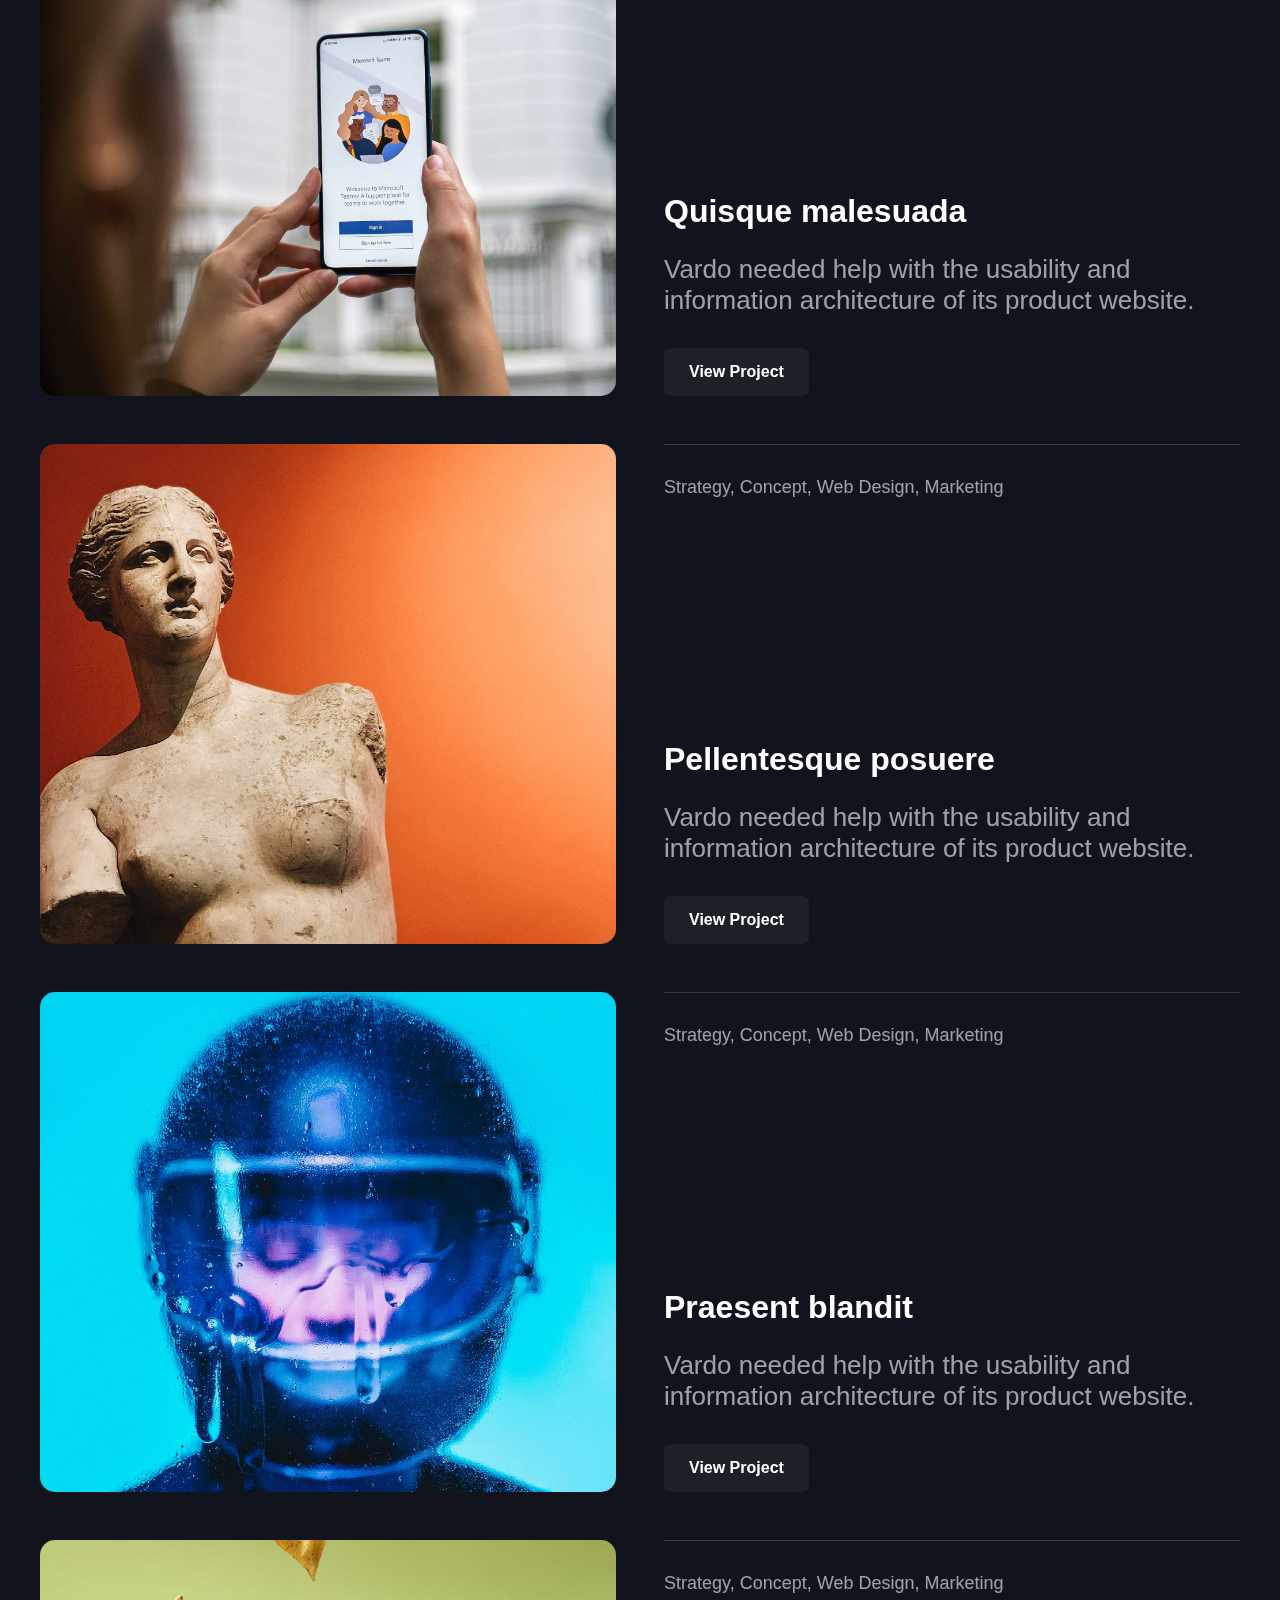
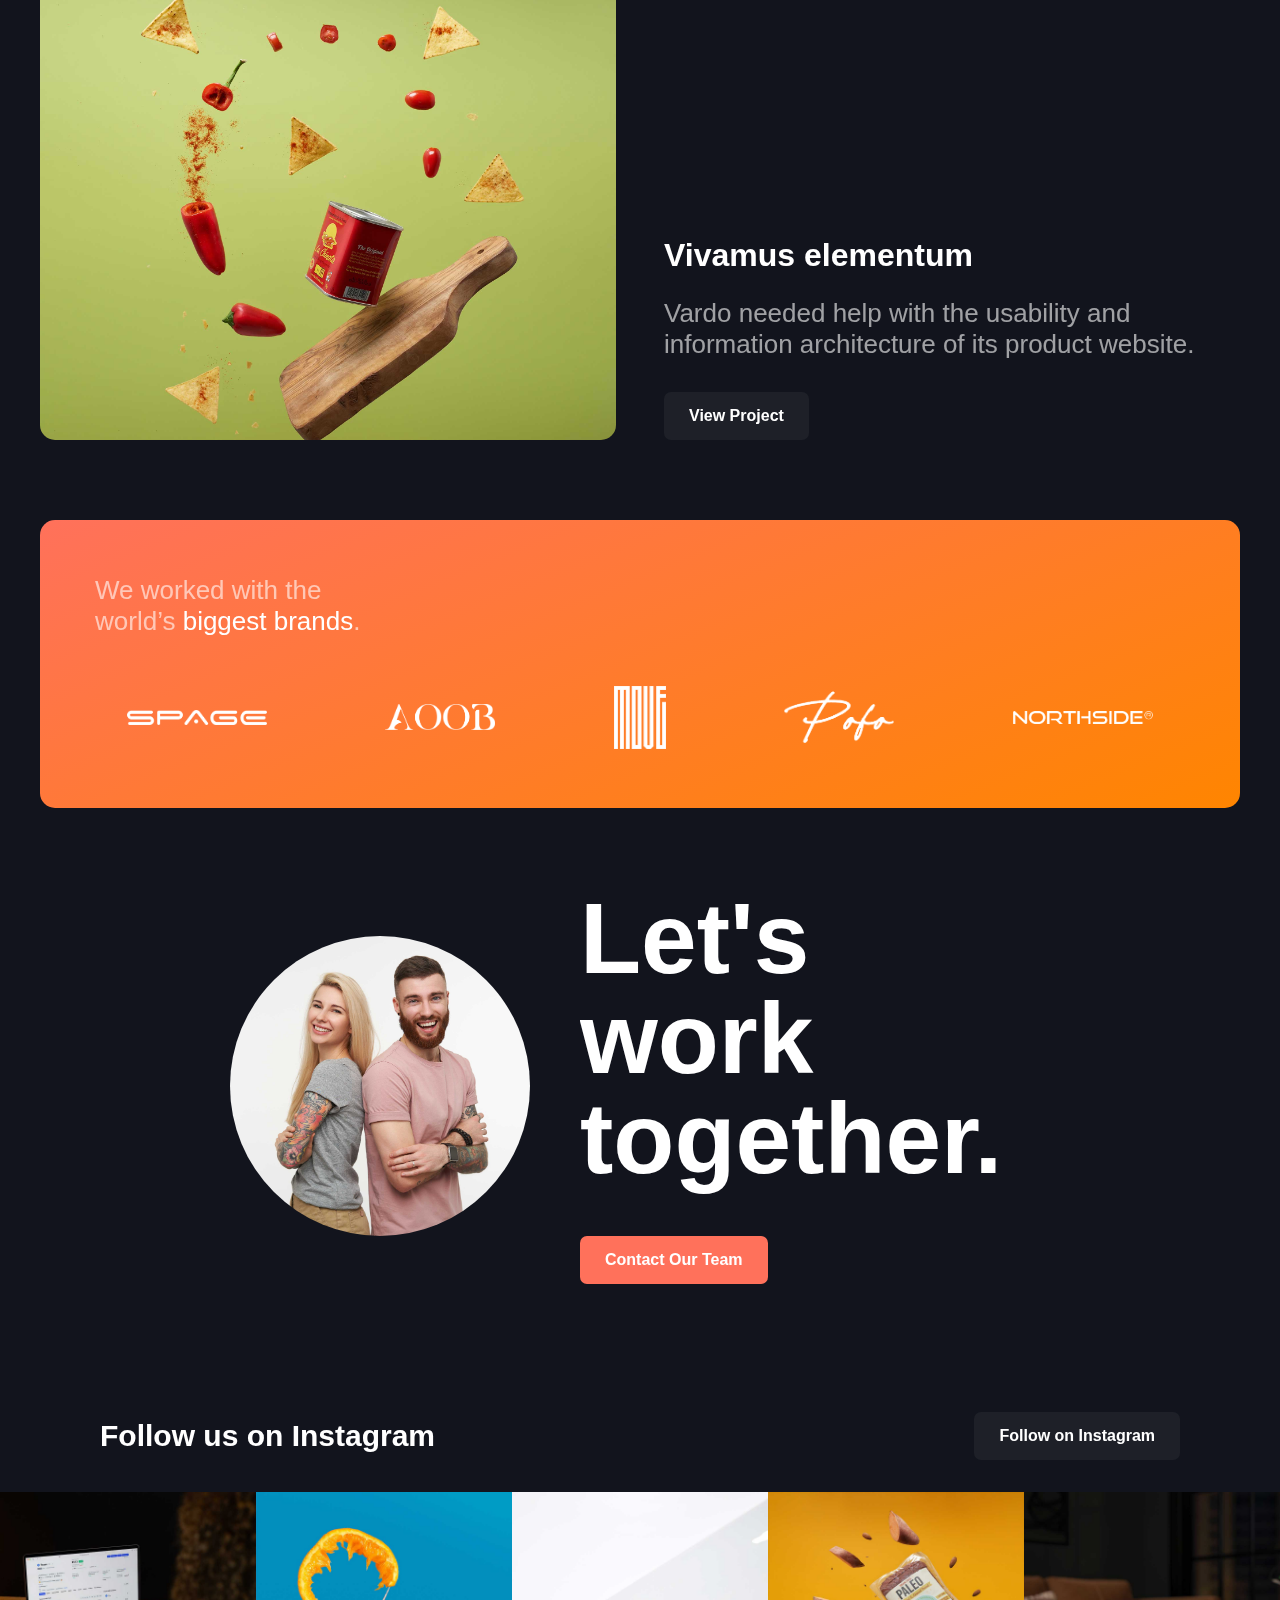
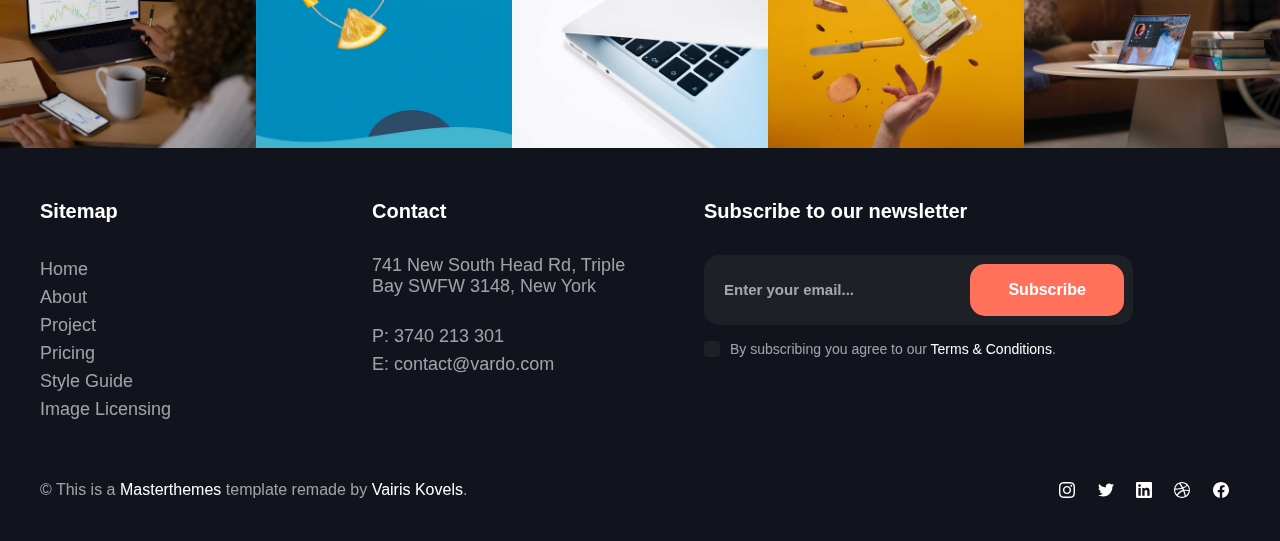
<file: project.html>
<!DOCTYPE html>
<html lang="en">
<head>
    <meta charset="UTF-8">
    <meta http-equiv="X-UA-Compatible" content="IE=edge">
    <meta name="viewport" content="width=device-width, initial-scale=1.0">
    <title>Vardo - Webflow website</title>

    <!-- CSS -->
    <link rel="stylesheet" href="css/main.css">
    <link rel="stylesheet" href="css/mobile.css">

    <!-- Satoshi Font -->
    <link href="https://api.fontshare.com/css?f[]=satoshi@500,700,900&display=swap" rel="stylesheet">

    <!-- Favicon -->
    <link rel="icon" type="image/x-icon" href="favicon.ico">
</head>
<body>
    <div id="mouse-circle"></div>
    <div class="scroll-line-wrap">
        <div class="scroll-line" id="scroll-line"></div>
    </div>
    <header id="header" class="header">
        <nav id="nav-bar" class="nav-bar">
            <div class="nav-bar-col">
                <h1><a href="index.html"><img src="img/logo/vardo.png" alt="logo" class="nav-bar-logo link"></a></h1>
                <div class="nav-bar-line link"></div>
                <a class="nav-bar-btn link">A creative template</a>
            </div>
            <div class="nav-bar-col">
                <div class="cart">
                    <img src="img/icons/cart.svg" alt="cart" class="link">
                    <div class="cart-num link">0</div>
                </div>
                <div class="menu-btn link" id="menu-btn">
                    <img src="img/menu.png" alt="" class="menu-btn-img">
                    <h4 class="menu-btn-text show-b" id="show-btn">Menu</h4>
                    <h4 class="menu-btn-text hide-b" id="hide-btn">Close</h4>
                </div>
            </div>
        </nav>

        <div class="menu hide" id="menu">
            <img src="img/img7.jpg" alt="img7" class="menu-bckg hide-img" id="home-bckg">
            <img src="img/img16.jpeg" alt="img16" class="menu-bckg hide-img" id="project-bckg">
            <img src="img/img13.jpeg" alt="img13" class="menu-bckg hide-img" id="about-bckg">
            <img src="img/img14.jpeg" alt="img14" class="menu-bckg hide-img" id="blog-bckg">
            <img src="img/img15.jpeg" alt="img15" class="menu-bckg hide-img" id="contact-bckg">
            <div class="menu-content">
                <div class="link menu-link hide" id="menu-home"><a href="index.html">Home</a></div>
                <div class="link menu-link hide" id="menu-project" ><a href="project.html">Project</a></div>
                <div class="link menu-link hide" id="menu-about"><a href="about.html">About</a></div>
                <div class="link menu-link hide" id="menu-blog"><a href="blog.html">Blog</a></div>
                <div class="link menu-link hide" id="menu-contact"><a href="contact.html">Contact</a></div>
            </div>
            <div class="menu-information">
                <div class="address">
                    <a class="address-link">741 New South Head Rd, Triple Bay</a>
                    <a class="address-link">SWFW 3148, New York</a>
                </div>
                <div class="contacts">
                    <a href="#" class="contacts-link">P: 3740 213 301</a>
                    <a href="#" class="contacts-link">E: contact@vardo.com</a>
                </div>
            </div>
        </div>
    </header>

    <section class="page-header mb-7" id="project-a">
        <div class="container">
            <h2 class="mb-1">We turn ideas into reality</h2>
            <p>We create digital products: <span class="h-text">websites, services, mobile applications</span>.</p>
        </div>
    </section>

    <section class="section-project-1 mb-5" id="project-b">
        <div class="container">
            <div class="projects mb-5">
                <div class="row project">
                    <div class="col card" id="project-image-1"></div>
                    <div class="col project-text">
                        <div class="project-keywords"><p>Strategy, Concept, Web Design, Marketing</p></div>
                        <div class="project-info">
                            <h3 class="mb-2">Pendisse pulvinar</h3>
                            <p class="mb-2">Vardo needed help with the usability and information architecture of its product website.</p>
                            <a href="#" class="btn btn-dark">View Project</a>
                        </div>
                    </div>
                </div>
                <div class="row project">
                    <div class="col card" id="project-image-2"></div>
                    <div class="col project-text">
                        <div class="project-keywords"><p>Strategy, Concept, Web Design, Marketing</p></div>
                        <div class="project-info">
                            <h3 class="mb-2">Sed lectus</h3>
                            <p class="mb-2">Vardo needed help with the usability and information architecture of its product website.</p>
                            <a href="#" class="btn btn-dark">View Project</a>
                        </div>
                    </div>
                </div>
                <div class="row project">
                    <div class="col card" id="project-image-3"></div>
                    <div class="col project-text">
                        <div class="project-keywords"><p>Strategy, Concept, Web Design, Marketing</p></div>
                        <div class="project-info">
                            <h3 class="mb-2">Quisque malesuada</h3>
                            <p class="mb-2">Vardo needed help with the usability and information architecture of its product website.</p>
                            <a href="#" class="btn btn-dark">View Project</a>
                        </div>
                    </div>
                </div>
                <div class="row project">
                    <div class="col card" id="project-image-4"></div>
                    <div class="col project-text">
                        <div class="project-keywords"><p>Strategy, Concept, Web Design, Marketing</p></div>
                        <div class="project-info">
                            <h3 class="mb-2">Pellentesque posuere</h3>
                            <p class="mb-2">Vardo needed help with the usability and information architecture of its product website.</p>
                            <a href="#" class="btn btn-dark">View Project</a>
                        </div>
                    </div>
                </div>
                <div class="row project">
                    <div class="col card" id="project-image-5"></div>
                    <div class="col project-text">
                        <div class="project-keywords"><p>Strategy, Concept, Web Design, Marketing</p></div>
                        <div class="project-info">
                            <h3 class="mb-2">Praesent blandit</h3>
                            <p class="mb-2">Vardo needed help with the usability and information architecture of its product website.</p>
                            <a href="#" class="btn btn-dark">View Project</a>
                        </div>
                    </div>
                </div>
                <div class="row project">
                    <div class="col card" id="project-image-6"></div>
                    <div class="col project-text">
                        <div class="project-keywords"><p>Strategy, Concept, Web Design, Marketing</p></div>
                        <div class="project-info">
                            <h3 class="mb-2">Vivamus elementum</h3>
                            <p class="mb-2">Vardo needed help with the usability and information architecture of its product website.</p>
                            <a href="#" class="btn btn-dark">View Project</a>
                        </div>
                    </div>
                </div>
            </div>
            <div class="brands">
                <div class="row brands-text mb-3"><p>We worked with the world&rsquo;s <span class="h-text">biggest brands</span>.</p></div>
                <div class="row brands-logo">
                    <div class="brand"><img src="img/logo/spage.png"></div>
                    <div class="brand"><img src="img/logo/aoob.png"></div>
                    <div class="brand"><img src="img/logo/move.png"></div>
                    <div class="brand"><img src="img/logo/pofo.png"></div>
                    <div class="brand"><img src="img/logo/northside.png"></div>
                </div>
            </div>
        </div>
    </section>

    <section class="section-contact-1 mb-8 my-5" id="project-c">
        <div class="container">
            <div class="row">
                <div class="col mr-5">
                    <div class="circle"></div>
                </div>
                <div class="col">
                    <div class="col-text">
                        <h2 class="title-2 mb-3">Let's work together.</h2>
                    </div>
                    <a href="contact.html" class="btn btn-primary">Contact Our Team</a>
                </div>
            </div>
        </div>
    </section>

    <section class="section-instagram mb-3" id="project-d">
        <div class="container">
            <div class="row mb-2">
                <h3 class="title-3">Follow us on Instagram</h3>
                <a href="https://www.instagram.com/vairiskovels" target="_blank" class="btn btn-dark">Follow on Instagram</a>
            </div>
        </div>
        <div class="row">
            <a href="https://www.instagram.com/" target="_blank" class="insta-img">
                <img src="img/img9.jpg" >
                <div class="insta-img-overlay">
                    <img src="img/social/ig.svg" class="insta-icon">
                </div>
            </a>
            <a href="https://www.instagram.com/" target="_blank" class="insta-img">
                <img src="img/img10.jpg">
                <div class="insta-img-overlay">
                    <img src="img/social/ig.svg" class="insta-icon">
                </div>
            </a>
            <a href="https://www.instagram.com/" target="_blank" class="insta-img">
                <img src="img/img11.jpg">
                <div class="insta-img-overlay">
                    <img src="img/social/ig.svg" class="insta-icon">
                </div>
            </a>
            <a href="https://www.instagram.com/" target="_blank" class="insta-img">
                <img src="img/img12.jpg">
                <div class="insta-img-overlay">
                    <img src="img/social/ig.svg" class="insta-icon">
                </div>
            </a>
            <a href="https://www.instagram.com/" target="_blank" class="insta-img">
                <img src="img/img8.jpg">
                <div class="insta-img-overlay">
                    <img src="img/social/ig.svg" class="insta-icon">
                </div>
            </a>
        </div>
    </section>

    <footer class="footer mb-2" id="project-footer">
        <div class="container">
            <div class="row mb-3">
                <div class="col">
                    <div class="footer-title">
                        <h4 class="title-4">Sitemap</h4>
                    </div>
                    <div class="footer-text">
                        <ul>
                            <li><a href="index.html">Home</a></li>
                            <li><a href="about.html">About</a></li>
                            <li><a href="project.html">Project</a></li>
                            <li><a href="pricing.html">Pricing</a></li>
                            <li><a href="style-guide.html">Style Guide</a></li>
                            <li><a href="licensing.html">Image Licensing</a></li>
                        </ul>
                    </div>
                </div>
                <div class="col">
                    <div class="footer-title">
                        <h4 class="title-4">Contact</h4>
                    </div>
                    <div class="footer-text">
                        <p>741 New South Head Rd, Triple Bay SWFW 3148, New York</p>
                        <a href="#">P: 3740 213 301</a>
                        <a href="#">E: contact@vardo.com</a>
                    </div>
                </div>
                <div class="col">
                    <div class="footer-title">
                        <h4 class="title-4">Subscribe to our newsletter</h4>
                    </div>
                    <div class="footer-text">
                        <form id="form">
                            <div class="form-input">
                                <input type="email" placeholder="Enter your email..." autocomplete="off">
                                <input type="submit" value="Subscribe" class="btn btn-primary">
                            </div>
                            <div class="form-checkbox">
                                <input type="checkbox" name="chck">
                                <label for="chck">By subscribing you agree to our <span class="h-text"><a href="#">Terms & Conditions</a></span>.</label>
                            </div>
                        </form>
                    </div>
                </div>
            </div>
            <div class="row">
                <p class="footer-copyright">&copy; This is a <a href="#">Masterthemes</a> template remade by <a href="https://www.instagram.com/vairiskovels" target="_blank">Vairis Kovels</a>.</p>
                <div class="socials">
                    <a href="https://www.instagram.com/" target="_blank" class="social">
                        <img src="img/social/ig.svg">
                        <div class="social-overlay" id="instagram"></div>
                    </a>
                    <a href="https://twitter.com/" target="_blank" class="social">
                        <img src="img/social/twitter.svg">
                        <div class="social-overlay" id="twitter"></div>
                    </a>
                    <a href="https://www.linkedin.com/" target="_blank" class="social">
                        <img src="img/social/linkedin.svg">
                        <div class="social-overlay" id="linkedin"></div>
                    </a>
                    <a href="https://dribbble.com/" target="_blank" class="social">
                        <img src="img/social/dribble.svg">
                        <div class="social-overlay" id="dribble"></div>
                    </a>
                    <a href="https://www.facebook.com/" target="_blank" class="social">
                        <img src="img/social/facebook.svg">
                        <div class="social-overlay" id="facebook"></div>
                    </a>
                </div>
            </div>
        </div>
    </footer>

    <script src="js/app.js"></script>
</body>
</html>
</file>
<file: css/main.css>
.container {
  margin: 0 auto;
  max-width: 1200px;
  height: 100%;
}

.menu-item, .cart, .menu-link {
  cursor: pointer;
}

.link {
  cursor: pointer;
}

.show {
  display: fixed;
  opacity: 1;
  -webkit-transition: all .4s;
  transition: all .4s;
  z-index: 2;
}

.hide {
  display: none;
  opacity: 0;
  -webkit-transition: all .4s;
  transition: all .4s;
  z-index: -1;
}

.show-b {
  opacity: 1;
  -webkit-transition: all .3s;
  transition: all .3s;
}

.hide-b {
  opacity: 0;
  -webkit-transition: all .3s;
  transition: all .3s;
}

.show-img {
  opacity: 0.2;
  -webkit-animation: show-bckg-img .5s ease;
          animation: show-bckg-img .5s ease;
}

.hide-img {
  opacity: 0;
  -webkit-animation: hide-bckg-img .5s ease;
          animation: hide-bckg-img .5s ease;
}

.m-1 {
  margin: 10px;
}

.m-2 {
  margin: 20px;
}

.m-3 {
  margin: 30px;
}

.m-4 {
  margin: 40px;
}

.m-5 {
  margin: 50px;
}

.p-1 {
  padding: 10px;
}

.p-2 {
  padding: 20px;
}

.p-3 {
  padding: 30px;
}

.p-4 {
  padding: 40px;
}

.p-5 {
  padding: 50px;
}

.mx-1 {
  margin: 0 10px;
}

.mx-2 {
  margin: 0 20px;
}

.mx-3 {
  margin: 0 30px;
}

.mx-4 {
  margin: 0 40px;
}

.mx-5 {
  margin: 0 50px;
}

.my-1 {
  margin: 1rem 0;
}

.my-2 {
  margin: 2rem 0;
}

.my-3 {
  margin: 3rem 0;
}

.my-4 {
  margin: 4rem 0;
}

.my-5 {
  margin: 5rem 0;
}

.my-6 {
  margin: 6rem 0;
}

.px-1 {
  padding: 0 10px;
}

.px-2 {
  padding: 0 20px;
}

.px-3 {
  padding: 0 30px;
}

.px-4 {
  padding: 0 40px;
}

.px-5 {
  padding: 0 50px;
}

.py-1 {
  padding: 10px 0;
}

.py-2 {
  padding: 20px 0;
}

.py-3 {
  padding: 30px 0;
}

.py-4 {
  padding: 40px 0;
}

.py-5 {
  padding: 50px 0;
}

.mr-1 {
  margin-right: 10px;
}

.mr-2 {
  margin-right: 20px;
}

.mr-3 {
  margin-right: 30px;
}

.mr-4 {
  margin-right: 40px;
}

.mr-5 {
  margin-right: 50px;
}

.mb-1 {
  margin-bottom: 1rem;
}

.mb-2 {
  margin-bottom: 2rem;
}

.mb-3 {
  margin-bottom: 3rem;
}

.mb-4 {
  margin-bottom: 4rem;
}

.mb-5 {
  margin-bottom: 5rem;
}

.mb-6 {
  margin-bottom: 6rem;
}

.mb-7 {
  margin-bottom: 7rem;
}

.mb-8 {
  margin-bottom: 8rem;
}

.mb-9 {
  margin-bottom: 9rem;
}

.title-1 {
  font-size: 100px;
}

.title-2 {
  font-size: 48px;
}

.title-3 {
  font-size: 30px;
}

.title-4 {
  font-size: 24px;
}

.h-text {
  color: #fff !important;
}

.text-r {
  text-align: right;
}

.text-c {
  text-align: center;
  -webkit-box-pack: center;
      -ms-flex-pack: center;
          justify-content: center;
}

.text-l {
  text-align: left;
}

.card {
  padding: 30px 30px 20px;
  background: #1e2028;
  border-radius: 15px;
}

.card-hero-img {
  border-radius: 6px;
  padding: 0;
}

.card-icon img {
  width: 18%;
}

.card-rating {
  display: -webkit-box;
  display: -ms-flexbox;
  display: flex;
  -webkit-box-orient: horizontal;
  -webkit-box-direction: normal;
      -ms-flex-direction: row;
          flex-direction: row;
  -webkit-box-align: center;
      -ms-flex-align: center;
          align-items: center;
  -webkit-box-pack: center;
      -ms-flex-pack: center;
          justify-content: center;
  margin-bottom: 1rem;
}

.card-testimonials p {
  font-size: 20px;
  margin-bottom: 2rem;
}

.card-name p {
  color: #fff;
  font-size: 18px;
  font-weight: 700;
  margin-bottom: .75rem;
}

.card-company p, .card-team-position p {
  font-size: 16px;
}

.card-pers-img {
  min-height: 280px;
  border-radius: 15px 15px 0 0;
}

.card-text {
  padding: 25px 27px 27px;
}

.card-pricing-header {
  color: rgba(255, 255, 255, 0.6);
  font-size: 13px;
  font-weight: 700;
  letter-spacing: 2px;
  text-transform: uppercase;
  padding-bottom: 1.5rem;
}

.card-pricing {
  font-size: 32px;
  padding-bottom: 2rem;
}

.card-pricing-text {
  font-size: 18px;
  color: rgba(255, 255, 255, 0.6);
  padding-bottom: 2rem;
}

.card-features ul {
  padding-bottom: 2rem;
}

.card-features li {
  font-size: 18px;
  color: rgba(255, 255, 255, 0.6);
  padding-bottom: .3rem;
}

.btn {
  padding: 15px 25px;
  border-radius: 7px;
  display: inline-block;
  width: -webkit-fit-content;
  width: -moz-fit-content;
  width: fit-content;
  -webkit-transition: all .15s ease-in;
  transition: all .15s ease-in;
  font-weight: 700;
}

.btn-primary {
  background: #ff715b;
  color: #fff;
}

.btn-dark {
  background: #1e2028;
}

.btn-transparent {
  padding: 0;
  border-radius: 0;
}

.btn-primary:hover {
  background: #ff5e45;
}

.btn-dark:hover {
  background: #fff;
  color: #12141d;
}

.btn-line {
  width: 0%;
  height: 1px;
  background: #ff715b;
  margin-top: 5px;
  -webkit-transition: all .3s;
  transition: all .3s;
}

.btn-wrap {
  width: -webkit-fit-content;
  width: -moz-fit-content;
  width: fit-content;
}

.catg {
  padding: 8px 12px;
  border-radius: 5px;
  -webkit-transition: all .2 ease;
  transition: all .2 ease;
  font-size: 13px;
  font-weight: 700;
  display: inline-block;
  width: -webkit-fit-content;
  width: -moz-fit-content;
  width: fit-content;
}

.catg-annc {
  background: #ff416c;
}

.catg-tut {
  background: #ff715b;
}

.catg-insp {
  background: #11998e;
}

.row {
  display: -webkit-box;
  display: -ms-flexbox;
  display: flex;
  -webkit-box-orient: horizontal;
  -webkit-box-direction: normal;
      -ms-flex-direction: row;
          flex-direction: row;
}

.row-reverse {
  display: -webkit-box;
  display: -ms-flexbox;
  display: flex;
  -webkit-box-orient: horizontal;
  -webkit-box-direction: reverse;
      -ms-flex-direction: row-reverse;
          flex-direction: row-reverse;
}

.col {
  display: -webkit-box;
  display: -ms-flexbox;
  display: flex;
  -webkit-box-orient: vertical;
  -webkit-box-direction: normal;
      -ms-flex-direction: column;
          flex-direction: column;
}

.g-2 {
  display: -ms-grid;
  display: grid;
  -ms-grid-columns: (1fr)[2];
      grid-template-columns: repeat(2, 1fr);
  gap: 2rem;
}

.g-3 {
  display: -ms-grid;
  display: grid;
  -ms-grid-columns: (1fr)[3];
      grid-template-columns: repeat(3, 1fr);
  gap: 2rem;
}

.circle {
  border-radius: 50%;
  display: -webkit-box;
  display: -ms-flexbox;
  display: flex;
  -webkit-box-align: center;
      -ms-flex-align: center;
          align-items: center;
  -webkit-box-pack: center;
      -ms-flex-pack: center;
          justify-content: center;
}

#mouse-circle {
  position: fixed;
  left: 0;
  top: 0;
  -webkit-transform: translate(-80%, -80%);
          transform: translate(-80%, -80%);
  height: 14px;
  width: 14px;
  border-radius: 50%;
  background: rgba(47, 49, 60, 0.43);
  opacity: .7;
  -webkit-transition: width .25s ease, height .25s ease;
  transition: width .25s ease, height .25s ease;
  z-index: 999;
}

@-webkit-keyframes menu-btn-fly-in {
  from {
    display: none;
    -webkit-transform: translateY(20px);
            transform: translateY(20px);
    opacity: 0;
  }
  to {
    display: block;
    -webkit-transform: translateY(0px);
            transform: translateY(0px);
    opacity: 1;
  }
}

@keyframes menu-btn-fly-in {
  from {
    display: none;
    -webkit-transform: translateY(20px);
            transform: translateY(20px);
    opacity: 0;
  }
  to {
    display: block;
    -webkit-transform: translateY(0px);
            transform: translateY(0px);
    opacity: 1;
  }
}

@-webkit-keyframes menu-btn-fly-out {
  from {
    display: block;
    -webkit-transform: translateY(0px);
            transform: translateY(0px);
    opacity: 1;
  }
  to {
    display: none;
    -webkit-transform: translateY(20px);
            transform: translateY(20px);
    opacity: 0;
  }
}

@keyframes menu-btn-fly-out {
  from {
    display: block;
    -webkit-transform: translateY(0px);
            transform: translateY(0px);
    opacity: 1;
  }
  to {
    display: none;
    -webkit-transform: translateY(20px);
            transform: translateY(20px);
    opacity: 0;
  }
}

@-webkit-keyframes text-fly-in {
  form {
    -webkit-transform: translateY(20px);
            transform: translateY(20px);
  }
  to {
    -webkit-transform: translateY(0px);
            transform: translateY(0px);
  }
}

@keyframes text-fly-in {
  form {
    -webkit-transform: translateY(20px);
            transform: translateY(20px);
  }
  to {
    -webkit-transform: translateY(0px);
            transform: translateY(0px);
  }
}

@-webkit-keyframes show-bckg-img {
  from {
    opacity: 0;
  }
  to {
    opacity: 0.2;
  }
}

@keyframes show-bckg-img {
  from {
    opacity: 0;
  }
  to {
    opacity: 0.2;
  }
}

@-webkit-keyframes hide-bckg-img {
  from {
    opacity: 0.2;
  }
  to {
    opacity: 0;
  }
}

@keyframes hide-bckg-img {
  from {
    opacity: 0.2;
  }
  to {
    opacity: 0;
  }
}

@-webkit-keyframes show-insta-icon {
  from {
    -webkit-transform: translateY(20px);
            transform: translateY(20px);
  }
  to {
    -webkit-transform: translateY(0px);
            transform: translateY(0px);
  }
}

@keyframes show-insta-icon {
  from {
    -webkit-transform: translateY(20px);
            transform: translateY(20px);
  }
  to {
    -webkit-transform: translateY(0px);
            transform: translateY(0px);
  }
}

@-webkit-keyframes hide-insta-icon {
  to {
    -webkit-transform: translateY(20px);
            transform: translateY(20px);
  }
}

@keyframes hide-insta-icon {
  to {
    -webkit-transform: translateY(20px);
            transform: translateY(20px);
  }
}

.big-card-two-col {
  padding: 0;
  width: 100%;
  display: -ms-grid !important;
  display: grid !important;
  -ms-grid-columns: (1fr)[2];
      grid-template-columns: repeat(2, 1fr);
}

.big-card-two-col .big-card-text {
  padding: 60px 96px;
}

.big-card-two-col .big-card-image {
  border-radius: 15px 0 0 15px;
}

.big-card-two-col .col-stats {
  display: -ms-grid;
  display: grid;
  -ms-grid-columns: (1fr)[2];
      grid-template-columns: repeat(2, 1fr);
}

.big-card-two-col .col-stats .stat {
  padding: 70px 50px;
  display: -webkit-box;
  display: -ms-flexbox;
  display: flex;
  -webkit-box-orient: vertical;
  -webkit-box-direction: normal;
      -ms-flex-direction: column;
          flex-direction: column;
  -webkit-box-align: center;
      -ms-flex-align: center;
          align-items: center;
  -webkit-box-pack: center;
      -ms-flex-pack: center;
          justify-content: center;
}

.big-card-two-col .col-stats .stat-icon {
  width: 60px;
  height: 60px;
  margin-bottom: .5rem;
}

.big-card-two-col .col-stats .stat-number {
  font-size: 38px;
  font-weight: 700;
}

.big-card-two-col .col-stats .stat-text {
  color: rgba(255, 255, 255, 0.75);
  font-size: 17px;
}

.big-card-two-col .col-stats #stat-1 {
  background: linear-gradient(312deg, #ff715b, #ff8500);
  border-radius: 15px 0 0 0;
}

.big-card-two-col .col-stats #stat-2 {
  background: linear-gradient(312deg, #11998e, #38ef7d);
}

.big-card-two-col .col-stats #stat-3 {
  background: linear-gradient(312deg, #c0392b, #8e44ad);
  border-radius: 0 0 0 15px;
}

.big-card-two-col .col-stats #stat-4 {
  background: linear-gradient(312deg, #ff416c, #ff4b2b);
}

.big-card-two-col .col-text {
  padding: 60px 96px;
  text-align: left;
  display: -webkit-box;
  display: -ms-flexbox;
  display: flex;
  -webkit-box-pack: justify;
      -ms-flex-pack: justify;
          justify-content: space-between;
  height: 100%;
}

.big-card-two-col .col-text h2 {
  line-height: 52px;
}

.brands {
  padding: 55px;
  background: linear-gradient(158deg, #ff715b, #ff8500);
  border-radius: 15px;
}

.brands-text {
  width: 25%;
}

.brands-logo {
  display: -webkit-box;
  display: -ms-flexbox;
  display: flex;
  -webkit-box-orient: horizontal;
  -webkit-box-direction: normal;
      -ms-flex-direction: row;
          flex-direction: row;
  -webkit-box-align: center;
      -ms-flex-align: center;
          align-items: center;
  -webkit-box-pack: justify;
      -ms-flex-pack: justify;
          justify-content: space-between;
  padding: 0 2rem;
}

.brands img {
  max-width: 140px;
  max-height: 63px;
}

.brands .brand:nth-child(2), .brands .brand:nth-child(4) {
  max-width: 110px;
}

.section-contact-1 .container .row {
  display: -webkit-box;
  display: -ms-flexbox;
  display: flex;
  -webkit-box-orient: horizontal;
  -webkit-box-direction: normal;
      -ms-flex-direction: row;
          flex-direction: row;
  -webkit-box-align: center;
      -ms-flex-align: center;
          align-items: center;
  -webkit-box-pack: center;
      -ms-flex-pack: center;
          justify-content: center;
}

.section-contact-1 .container .row .circle {
  background: url("../img/img5.jpg") no-repeat center center/cover;
  width: 300px;
  height: 300px;
}

.section-contact-1 .container .row h2 {
  line-height: 100px;
  font-size: 100px;
}

.section-contact-1 .container .row .col-text {
  width: 470px;
  overflow: hidden;
}

.section-instagram .container .row {
  display: -webkit-box;
  display: -ms-flexbox;
  display: flex;
  -webkit-box-orient: horizontal;
  -webkit-box-direction: normal;
      -ms-flex-direction: row;
          flex-direction: row;
  -webkit-box-align: center;
      -ms-flex-align: center;
          align-items: center;
  -webkit-box-pack: justify;
      -ms-flex-pack: justify;
          justify-content: space-between;
  padding: 0 60px;
}

.section-instagram .row {
  width: 100%;
  display: -ms-grid;
  display: grid;
  -ms-grid-columns: (1fr)[5];
      grid-template-columns: repeat(5, 1fr);
}

.section-instagram .row .insta-img {
  position: relative;
}

.section-instagram .row .insta-img .insta-img-overlay {
  position: absolute;
  top: 0;
  left: 0;
  width: 100%;
  height: 100%;
  display: -webkit-box;
  display: -ms-flexbox;
  display: flex;
  -webkit-box-align: center;
      -ms-flex-align: center;
          align-items: center;
  -webkit-box-pack: center;
      -ms-flex-pack: center;
          justify-content: center;
  background: -webkit-gradient(linear, left top, left bottom, from(rgba(255, 255, 255, 0)), to(rgba(18, 20, 29, 0.5)));
  background: linear-gradient(180deg, rgba(255, 255, 255, 0), rgba(18, 20, 29, 0.5));
  opacity: 0;
  -webkit-transition: all .3s;
  transition: all .3s;
}

.section-instagram .row .insta-img .insta-img-overlay img {
  width: 25px;
}

.footer .container .row:nth-child(1) {
  display: -ms-grid;
  display: grid;
  -ms-grid-columns: 1fr 1fr 2fr;
      grid-template-columns: 1fr 1fr 2fr;
  gap: 4rem;
  -webkit-box-pack: space-evenly;
      -ms-flex-pack: space-evenly;
          justify-content: space-evenly;
}

.footer .container .row:nth-child(1) .footer-title h4 {
  margin-bottom: 2rem;
  font-size: 20px;
}

.footer .container .row:nth-child(1) .footer-text {
  display: -webkit-box;
  display: -ms-flexbox;
  display: flex;
  -webkit-box-orient: vertical;
  -webkit-box-direction: normal;
      -ms-flex-direction: column;
          flex-direction: column;
}

.footer .container .row:nth-child(1) .footer-text a {
  color: rgba(255, 255, 255, 0.6);
  font-size: 18px;
  line-height: 28px;
  -webkit-transition: color .3s;
  transition: color .3s;
}

.footer .container .row:nth-child(1) .footer-text a:hover {
  color: #fff;
}

.footer .container .row:nth-child(1) .footer-text p {
  font-size: 18px;
  margin-bottom: 1.5rem;
}

.footer .container .row:nth-child(1) #form {
  display: -webkit-box;
  display: -ms-flexbox;
  display: flex;
  -webkit-box-orient: vertical;
  -webkit-box-direction: normal;
      -ms-flex-direction: column;
          flex-direction: column;
}

.footer .container .row:nth-child(1) #form .form-input {
  position: relative;
  width: 80%;
  display: -webkit-box;
  display: -ms-flexbox;
  display: flex;
  -webkit-box-align: center;
      -ms-flex-align: center;
          align-items: center;
  margin-bottom: 10px;
}

.footer .container .row:nth-child(1) #form .form-checkbox {
  display: -webkit-box;
  display: -ms-flexbox;
  display: flex;
  -webkit-box-orient: horizontal;
  -webkit-box-direction: normal;
      -ms-flex-direction: row;
          flex-direction: row;
  -webkit-box-align: center;
      -ms-flex-align: center;
          align-items: center;
}

.footer .container .row:nth-child(1) #form .form-checkbox input[type="checkbox"] {
  -webkit-appearance: none;
     -moz-appearance: none;
          appearance: none;
  background-color: #1e2028;
  padding: 8px;
  border-radius: 4px;
  margin-right: 10px;
}

.footer .container .row:nth-child(1) #form .form-checkbox input[type="checkbox"]:checked {
  background-color: #ff715b;
}

.footer .container .row:nth-child(1) #form .form-checkbox label {
  font-size: 14px;
  color: rgba(255, 255, 255, 0.6);
}

.footer .container .row:nth-child(1) #form .form-checkbox label a {
  font-size: 14px;
  color: #fff;
}

.footer .container .row:nth-child(1) #form input[type="email"] {
  border: 0;
  border-radius: 15px;
  padding: 8px 12px 8px 20px;
  background: #1e2028;
  height: 70px;
  color: #fff;
  font-weight: 700;
  font-size: 17px;
  width: 100%;
}

.footer .container .row:nth-child(1) #form input[type="email"]::-webkit-input-placeholder {
  color: rgba(255, 255, 255, 0.6);
  font-size: 15px;
  font-weight: 700;
}

.footer .container .row:nth-child(1) #form input[type="email"]:-ms-input-placeholder {
  color: rgba(255, 255, 255, 0.6);
  font-size: 15px;
  font-weight: 700;
}

.footer .container .row:nth-child(1) #form input[type="email"]::-ms-input-placeholder {
  color: rgba(255, 255, 255, 0.6);
  font-size: 15px;
  font-weight: 700;
}

.footer .container .row:nth-child(1) #form input[type="email"]::placeholder {
  color: rgba(255, 255, 255, 0.6);
  font-size: 15px;
  font-weight: 700;
}

.footer .container .row:nth-child(1) #form input[type="email"]:focus {
  outline: none;
}

.footer .container .row:nth-child(1) #form input[type="submit"] {
  position: absolute;
  right: 9px;
  padding: 17px 38px;
  color: #fff;
  border-radius: 15px;
  font-size: 16px;
}

.footer .container .row:nth-child(2) {
  display: -webkit-box;
  display: -ms-flexbox;
  display: flex;
  -webkit-box-orient: horizontal;
  -webkit-box-direction: normal;
      -ms-flex-direction: row;
          flex-direction: row;
  -webkit-box-align: center;
      -ms-flex-align: center;
          align-items: center;
  -webkit-box-pack: justify;
      -ms-flex-pack: justify;
          justify-content: space-between;
}

.footer .container .row:nth-child(2) .footer-copyright {
  font-size: 16px !important;
}

.socials {
  display: -ms-grid;
  display: grid;
  -ms-grid-columns: (1fr)[5];
      grid-template-columns: repeat(5, 1fr);
}

.socials img {
  width: 16px;
  height: 16px;
}

.socials .social {
  display: -webkit-box;
  display: -ms-flexbox;
  display: flex;
  -webkit-box-align: center;
      -ms-flex-align: center;
          align-items: center;
  -webkit-box-pack: center;
      -ms-flex-pack: center;
          justify-content: center;
  width: 2.4rem;
  height: 2.4rem;
  border-radius: 50%;
  position: relative;
}

.socials .social-overlay {
  position: absolute;
  top: 1.2rem;
  left: 1.2rem;
  border-radius: 50%;
  width: 0%;
  height: 0%;
  z-index: -1;
  -webkit-transition: all .3s;
  transition: all .3s;
  -webkit-transform: translate(-50%, -50%);
          transform: translate(-50%, -50%);
}

.socials .social #instagram {
  background: #c32aa3;
}

.socials .social #twitter {
  background: #1da1f2;
}

.socials .social #linkedin {
  background: #0a66c2;
}

.socials .social #dribble {
  background: #ea4c89;
}

.socials .social #facebook {
  background: #1877f2;
}

.page-header {
  margin-top: 9rem;
}

.page-header h2 {
  font-size: 80px;
}

.projects .row {
  display: -ms-grid;
  display: grid;
  -ms-grid-columns: (1fr)[2];
      grid-template-columns: repeat(2, 1fr);
  grid-gap: 3rem;
}

.projects .card {
  padding: 0;
  width: 100%;
  border-radius: 15px;
}

.projects .project {
  margin-bottom: 3rem;
}

.projects .project-img {
  border-radius: 15px;
}

.projects .project-text {
  -webkit-box-pack: justify;
      -ms-flex-pack: justify;
          justify-content: space-between;
  border-top: 1px solid rgba(255, 255, 255, 0.15);
  padding-top: 2rem;
  min-height: 500px;
}

.projects .project-keywords p {
  font-size: 18px;
}

.projects .project-info {
  margin-top: 120px;
}

.projects .project-info h3 {
  font-size: 32px;
  margin-bottom: 1.5rem;
}

.projects .project #project-image {
  height: 100%;
  border-radius: 15px;
}

.projects .project #project-image-1 {
  background: url(../img/img4.jpg) no-repeat center center/cover;
}

.projects .project #project-image-2 {
  background: url(../img/img3.jpg) no-repeat center center/cover;
}

.projects .project #project-image-3 {
  background: url(../img/img2.jpg) no-repeat center center/cover;
}

.projects .project #project-image-4 {
  background: url(../img/img18.jpg) no-repeat center center/cover;
}

.projects .project #project-image-5 {
  background: url(../img/img19.jpg) no-repeat center center/cover;
}

.projects .project #project-image-6 {
  background: url(../img/img17.jpg) no-repeat center center/cover;
}

.team-collection {
  display: -ms-grid;
  display: grid;
  -ms-grid-columns: (1fr)[4];
      grid-template-columns: repeat(4, 1fr);
  gap: 2rem;
}

.team-collection .card {
  padding: 0;
}

.team-collection .card-text {
  display: -webkit-box;
  display: -ms-flexbox;
  display: flex;
  -webkit-box-orient: vertical;
  -webkit-box-direction: normal;
      -ms-flex-direction: column;
          flex-direction: column;
  -webkit-box-pack: justify;
      -ms-flex-pack: justify;
          justify-content: space-between;
}

.team-collection .card .socials {
  padding-top: 30px;
}

.blog-collection {
  display: -ms-grid;
  display: grid;
  -ms-grid-columns: (1fr)[3];
      grid-template-columns: repeat(3, 1fr);
  gap: 1.8rem;
}

.blog-collection .card {
  display: -webkit-box;
  display: -ms-flexbox;
  display: flex;
  -webkit-box-orient: vertical;
  -webkit-box-direction: normal;
      -ms-flex-direction: column;
          flex-direction: column;
  -webkit-box-pack: justify;
      -ms-flex-pack: justify;
          justify-content: space-between;
  padding: 30px;
}

.blog-collection .title-3 {
  font-size: 27px;
  line-height: 1.2;
}

.blog-collection p {
  font-size: 18px;
}

.blog-collection .btn-wrap {
  margin-top: 120px;
}

.faq-section {
  margin-bottom: 7rem;
}

.faq-section .container {
  display: -webkit-box;
  display: -ms-flexbox;
  display: flex;
  -webkit-box-orient: vertical;
  -webkit-box-direction: normal;
      -ms-flex-direction: column;
          flex-direction: column;
  -webkit-box-align: center;
      -ms-flex-align: center;
          align-items: center;
}

.faq-section .container .section-header {
  text-align: center;
}

.faq-section .container .section-header h2 {
  font-size: 48px;
}

.faq-section .container .section-header p {
  font-size: 26px;
}

.faq-section .container .faq {
  display: -webkit-box;
  display: -ms-flexbox;
  display: flex;
  -webkit-box-orient: vertical;
  -webkit-box-direction: normal;
      -ms-flex-direction: column;
          flex-direction: column;
  width: 80%;
}

.faq-section .container .faq-question {
  display: -webkit-box;
  display: -ms-flexbox;
  display: flex;
  -webkit-box-orient: vertical;
  -webkit-box-direction: normal;
      -ms-flex-direction: column;
          flex-direction: column;
  border-bottom: 1px solid rgba(255, 255, 255, 0.15);
  padding-top: 1rem;
}

.faq-section .container .faq-question-wrap {
  width: 100%;
  height: 100%;
  padding: 1.5rem 0;
  z-index: 1;
  position: relative;
}

.faq-section .container .faq-question-wrap:hover {
  cursor: pointer;
}

.faq-section .container .faq-question .question {
  display: -webkit-box;
  display: -ms-flexbox;
  display: flex;
  -webkit-box-orient: horizontal;
  -webkit-box-direction: normal;
      -ms-flex-direction: row;
          flex-direction: row;
  -webkit-box-align: center;
      -ms-flex-align: center;
          align-items: center;
  position: absolute;
}

.faq-section .container .faq-question .question-toggle {
  width: 30px;
  height: 30px;
  border-radius: 50%;
  background: #1e2028;
  padding: .5rem;
  display: -webkit-box;
  display: -ms-flexbox;
  display: flex;
  -webkit-box-align: center;
      -ms-flex-align: center;
          align-items: center;
  -webkit-box-pack: center;
      -ms-flex-pack: center;
          justify-content: center;
  margin-right: 1rem;
  z-index: 0;
}

.faq-section .container .faq-question .question p {
  font-size: 22px;
  color: rgba(255, 255, 255, 0.8);
  z-index: 0;
}

.faq-section .container .faq-question .question:hover {
  cursor: pointer;
}

.faq-section .container .faq-question .answer-hide {
  display: none;
}

.faq-section .container .faq-question .answer-show {
  display: block;
}

.faq-section .container .faq-question .answer p {
  font-size: 18px;
  margin-bottom: 2rem;
}

* {
  margin: 0;
  padding: 0;
  -webkit-box-sizing: border-box;
          box-sizing: border-box;
}

a {
  text-decoration: none;
  color: #fff;
}

p {
  font-size: 26px;
  color: rgba(255, 255, 255, 0.6);
  line-height: 1.2;
}

ul {
  list-style: none;
}

img {
  width: 100%;
}

input[type="submit"], button {
  border: 0;
  cursor: pointer;
  font-size: 15px;
}

body {
  background: #12141d;
  font-family: "Satoshi", sans-serif;
  color: #fff;
}

.scroll-line-wrap {
  height: 5px;
  position: relative;
}

.scroll-line {
  height: 2px;
  width: 0%;
  background: -webkit-gradient(linear, left top, right top, from(#ff715b), to(#ff8500));
  background: linear-gradient(90deg, #ff715b, #ff8500);
  z-index: 4;
  position: fixed;
  -webkit-transition: all .1s;
  transition: all .1s;
}

#header .nav-bar {
  display: -webkit-box;
  display: -ms-flexbox;
  display: flex;
  -webkit-box-orient: horizontal;
  -webkit-box-direction: normal;
      -ms-flex-direction: row;
          flex-direction: row;
  -webkit-box-align: center;
      -ms-flex-align: center;
          align-items: center;
  -webkit-box-pack: justify;
      -ms-flex-pack: justify;
          justify-content: space-between;
  background-color: #12141d;
  padding: 23px 30px;
  position: fixed;
  top: 0;
  width: 100%;
  z-index: 3;
}

#header .nav-bar-col {
  display: -webkit-box;
  display: -ms-flexbox;
  display: flex;
  -webkit-box-orient: horizontal;
  -webkit-box-direction: normal;
      -ms-flex-direction: row;
          flex-direction: row;
  -webkit-box-align: center;
      -ms-flex-align: center;
          align-items: center;
  -webkit-box-pack: space-evenly;
      -ms-flex-pack: space-evenly;
          justify-content: space-evenly;
}

#header .nav-bar-col:nth-child(2) {
  margin-right: 1rem;
}

#header .nav-bar-logo {
  width: 75px;
}

#header .nav-bar-btn {
  color: rgba(255, 255, 255, 0.6);
  font-size: 14px;
  -webkit-transform: translateY(2px);
          transform: translateY(2px);
}

#header .nav-bar-line {
  width: 1px;
  height: 14px;
  background-color: rgba(255, 255, 255, 0.2);
  margin: 0 10px;
  -webkit-transform: translateY(2px);
          transform: translateY(2px);
}

#header .nav-bar .cart {
  display: -webkit-box;
  display: -ms-flexbox;
  display: flex;
  -webkit-box-orient: horizontal;
  -webkit-box-direction: normal;
      -ms-flex-direction: row;
          flex-direction: row;
  -webkit-box-align: center;
      -ms-flex-align: center;
          align-items: center;
  margin-right: 6.2rem;
  cursor: pointer;
}

#header .nav-bar .cart img {
  width: 40%;
  margin-right: 5px;
}

#header .nav-bar .cart-num {
  font-size: 10px;
  border: 1px solid rgba(255, 255, 255, 0.2);
  border-radius: 50%;
  height: 20px;
  width: 20px;
  display: -webkit-box;
  display: -ms-flexbox;
  display: flex;
  -webkit-box-align: center;
      -ms-flex-align: center;
          align-items: center;
  -webkit-box-pack: center;
      -ms-flex-pack: center;
          justify-content: center;
}

#header .nav-bar .menu-btn-text {
  position: absolute;
  top: 29px;
  right: 60px;
}

#header .nav-bar .menu-btn-text.show-b {
  -webkit-animation: menu-btn-fly-in .3s;
          animation: menu-btn-fly-in .3s;
}

#header .nav-bar .menu-btn-text.hide-b {
  -webkit-animation: menu-btn-fly-out .3s;
          animation: menu-btn-fly-out .3s;
}

#header .nav-bar .menu-btn-img {
  position: absolute;
  top: 15px;
  right: 32px;
  width: 102px;
  height: 50px;
  opacity: 0.3;
}

.menu {
  position: fixed;
  top: 0%;
  right: 0%;
  bottom: 0%;
  left: 0%;
  display: -webkit-box;
  display: -ms-flexbox;
  display: flex;
  -webkit-box-orient: vertical;
  -webkit-box-direction: normal;
      -ms-flex-direction: column;
          flex-direction: column;
  -webkit-box-align: center;
      -ms-flex-align: center;
          align-items: center;
  -webkit-box-pack: space-evenly;
      -ms-flex-pack: space-evenly;
          justify-content: space-evenly;
  height: 100vh;
  width: 100%;
  background: #12141d;
}

.menu-content {
  display: -webkit-box;
  display: -ms-flexbox;
  display: flex;
  -webkit-box-orient: vertical;
  -webkit-box-direction: normal;
      -ms-flex-direction: column;
          flex-direction: column;
  -webkit-box-align: center;
      -ms-flex-align: center;
          align-items: center;
  width: 100%;
  -webkit-transform: translateY(80px);
          transform: translateY(80px);
}

.menu-content .menu-link {
  font-size: 52px;
  font-weight: 700;
}

.menu-content .menu-link:nth-child(1) {
  margin-left: -50%;
}

.menu-content .menu-link:nth-child(2) {
  margin-left: -25%;
}

.menu-content .menu-link:nth-child(4) {
  margin-left: 25%;
}

.menu-content .menu-link:nth-child(5) {
  margin-left: 50%;
}

.menu-bckg {
  width: 100%;
  z-index: -1;
  position: absolute;
  background-position: center center;
  background-repeat: no-repeat;
  background-size: cover;
  -webkit-transition: all 1s;
  transition: all 1s;
}

.menu-information {
  -webkit-transform: translateY(130px);
          transform: translateY(130px);
  display: -webkit-box;
  display: -ms-flexbox;
  display: flex;
  -webkit-box-orient: horizontal;
  -webkit-box-direction: normal;
      -ms-flex-direction: row;
          flex-direction: row;
}

.menu-information a {
  color: rgba(255, 255, 255, 0.6);
  font-size: 18px;
}

.menu-information .address {
  margin-right: 1.5rem;
}

.menu-information .contacts {
  margin-left: 1.5rem;
}

.menu-information .contacts-link {
  color: rgba(255, 255, 255, 0.8);
}

.menu-information .contacts-link:hover {
  color: #fff;
}

.menu-information .contacts-link:nth-child(1) {
  margin-bottom: .5rem;
}

.menu-information .address, .menu-information .contacts {
  display: -webkit-box;
  display: -ms-flexbox;
  display: flex;
  -webkit-box-orient: vertical;
  -webkit-box-direction: normal;
      -ms-flex-direction: column;
          flex-direction: column;
}

#hero {
  height: 78vh;
  margin-top: 8rem;
}

#hero .card {
  background: url("../img/img1.jpg") no-repeat center center/cover;
  width: 250px;
  height: 280px;
}

#hero .circle {
  background: url("../img/people/p1.jpg") no-repeat center center/cover;
  width: 300px;
  height: 300px;
}

#hero #row-1 {
  -webkit-box-align: end;
      -ms-flex-align: end;
          align-items: flex-end;
}

#hero #row-2 {
  -webkit-box-align: center;
      -ms-flex-align: center;
          align-items: center;
}

#hero #row-2 p {
  width: 60%;
}

#section-a .container {
  display: -webkit-box;
  display: -ms-flexbox;
  display: flex;
  -webkit-box-orient: vertical;
  -webkit-box-direction: normal;
      -ms-flex-direction: column;
          flex-direction: column;
}

#section-a .title-2 {
  width: 40%;
  line-height: 1.1;
}

#section-a .collection {
  display: -ms-grid;
  display: grid;
  -ms-grid-columns: (1fr)[4];
      grid-template-columns: repeat(4, 1fr);
  grid-gap: 30px;
}

#section-a .collection .card-icon {
  margin-bottom: 22px;
}

#section-a .collection .card-header h3 {
  font-size: 20px;
  margin-bottom: 8px;
}

#section-a .collection .card-text {
  padding: 0;
}

#section-a .collection .card-text p {
  font-size: 18px;
  margin-bottom: 6px;
}

#section-a .card.row {
  padding: 0;
  width: 100%;
  display: -ms-grid;
  display: grid;
  -ms-grid-columns: (1fr)[2];
      grid-template-columns: repeat(2, 1fr);
}

#section-a .card.row .col:nth-child(1) {
  border-radius: 15px 0 0 15px;
  background: url(../img/img7.jpg) no-repeat center center/cover;
}

#section-a .card.row .col:nth-child(2) {
  padding: 60px 96px;
}

#section-c .card {
  display: -webkit-box;
  display: -ms-flexbox;
  display: flex;
  -webkit-box-orient: vertical;
  -webkit-box-direction: normal;
      -ms-flex-direction: column;
          flex-direction: column;
  -webkit-box-align: center;
      -ms-flex-align: center;
          align-items: center;
  -webkit-box-pack: center;
      -ms-flex-pack: center;
          justify-content: center;
  text-align: center;
  position: relative;
  padding: 0;
}

#section-c .card .circle {
  width: 110px;
  height: 110px;
  background: #1e2028;
}

#section-c .card-text {
  padding: 70px 30px 35px;
}

#section-c .card-img {
  position: absolute;
  top: -66px;
  border-radius: 50%;
  width: 120px;
  height: 120px;
  border: 5px solid #1e2028;
}

#section-c .card-img #p-1 {
  background: url("../img/people/p3.jpg") no-repeat center center/cover;
}

#section-c .card-img #p-2 {
  background: url("../img/people/p4.jpg") no-repeat center center/cover;
}

#section-c .card-img #p-3 {
  background: url("../img/people/p2.jpg") no-repeat center center/cover;
}

#section-c .card-rating img {
  width: 18px;
}

#section-d {
  margin-bottom: 6rem;
}

#section-d #catg-2-card {
  background: url("../img/img6.jpg") no-repeat center center/cover;
}

#about-a .big-card-image {
  background: url("../img/img14.jpeg") no-repeat right center/cover;
}

#about-b #p1 {
  background: url("../img/people/p8.jpg") no-repeat center top/cover;
}

#about-b #p2 {
  background: url("../img/people/p5.jpg") no-repeat center top/cover;
}

#about-b #p3 {
  background: url("../img/people/p6.jpg") no-repeat center top/cover;
}

#about-b #p4 {
  background: url("../img/people/p7.jpg") no-repeat center top/cover;
}

#about-b .social-overlay {
  z-index: 0;
}

#about-b img {
  z-index: 1;
}

#contact-a .big-card-image {
  background: url("../img/img20.jpg") no-repeat right center/cover;
}

#contact-a h2 {
  line-height: 1;
}

#contact-form {
  display: -webkit-box;
  display: -ms-flexbox;
  display: flex;
  -webkit-box-orient: vertical;
  -webkit-box-direction: normal;
      -ms-flex-direction: column;
          flex-direction: column;
}

#contact-form label {
  color: rgba(255, 255, 255, 0.8);
  font-size: 15px;
}

#contact-form input, #contact-form textarea {
  width: 100%;
}

#contact-form input[type="text"], #contact-form input[type="email"], #contact-form textarea {
  border: 1px solid rgba(110, 110, 110, 0.4);
  border-radius: 5px;
  margin: 12px 0 18px 0;
  padding-left: 20px;
  height: 50px;
  background: #1e2028;
  color: #fff;
  font-size: 16px;
}

#contact-form input[type="text"]:focus, #contact-form input[type="email"]:focus, #contact-form textarea:focus {
  outline: none;
}

#contact-form textarea {
  height: 200px;
  padding: 8px 12px 151px 20px;
}

#pricing-b .collection {
  display: -ms-grid;
  display: grid;
  -ms-grid-columns: (1fr)[3];
      grid-template-columns: repeat(3, 1fr);
  gap: 1.8rem;
}

#pricing-b .collection .card {
  display: -webkit-box;
  display: -ms-flexbox;
  display: flex;
  -webkit-box-orient: vertical;
  -webkit-box-direction: normal;
      -ms-flex-direction: column;
          flex-direction: column;
  -webkit-box-align: center;
      -ms-flex-align: center;
          align-items: center;
  text-align: center;
  position: relative;
  padding: 60px 53px 22px;
}

#pricing-b .collection .card-img {
  position: absolute;
  top: -65px;
}

#pricing-b .collection .card .btn {
  margin-bottom: 1rem;
}

#pricing-b .collection .circle {
  width: 110px;
  height: 110px;
  background: -webkit-gradient(linear, left top, left bottom, from(#ff715b), to(#ff8500));
  background: linear-gradient(180deg, #ff715b, #ff8500);
}

#pricing-b .collection .circle img {
  width: 40%;
}
/*# sourceMappingURL=main.css.map */
</file>
<file: css/mobile.css>
@media only screen and (max-width: 500px) {
  .collection {
    display: -ms-grid;
    display: grid;
    -ms-grid-rows: (1fr)[4];
        grid-template-rows: repeat(4, 1fr);
  }
}
/*# sourceMappingURL=mobile.css.map */
</file>
